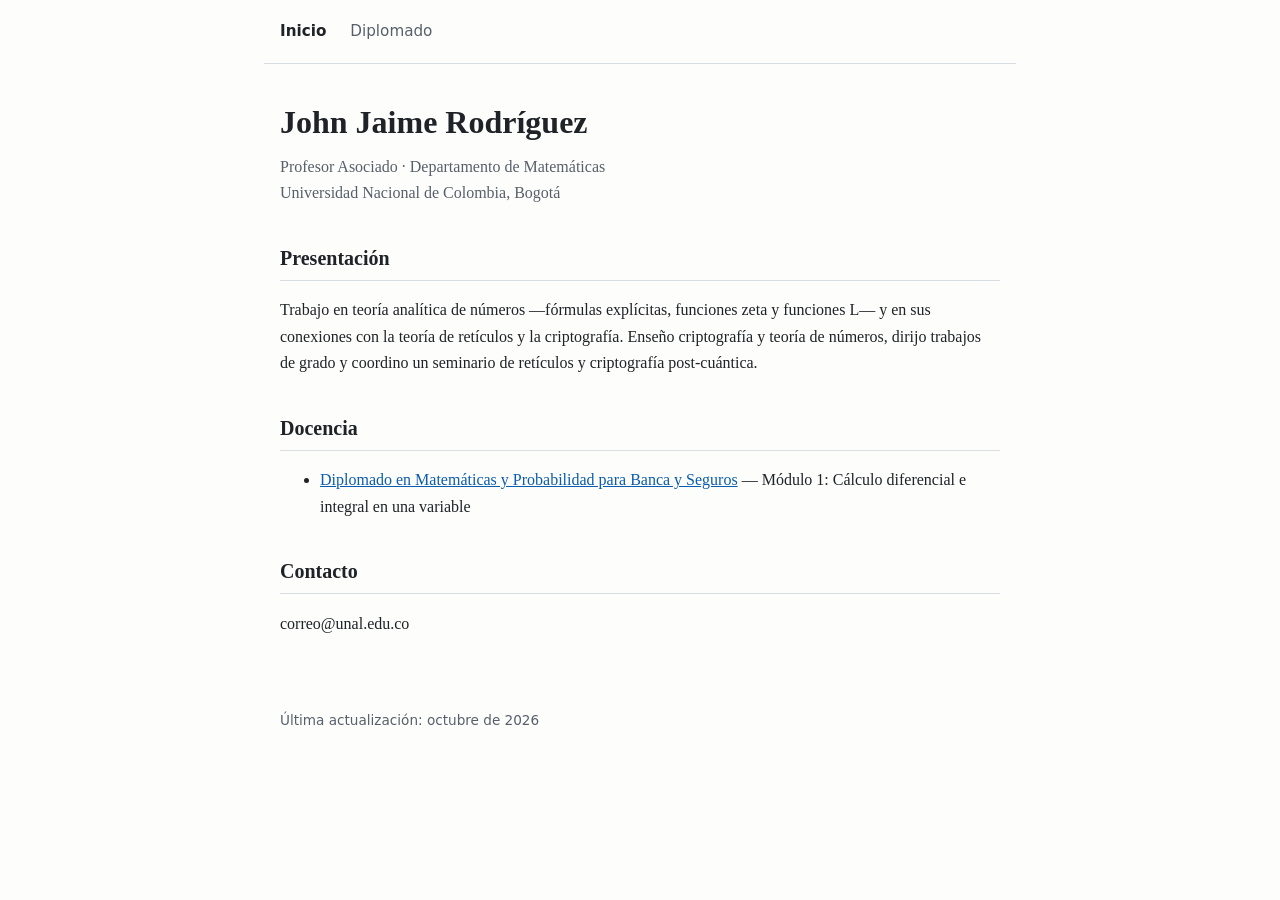
<file: index.html>
<!doctype html>
<html lang="es">
<head>
  <meta charset="utf-8">
  <meta name="viewport" content="width=device-width, initial-scale=1">
  <title>John Jaime Rodríguez</title>
  <link rel="stylesheet" href="assets/estilo.css">
</head>
<body>
  <nav>
    <a href="./" class="activo">Inicio</a>
    <a href="diplomado/">Diplomado</a>
  </nav>

  <main>
    <h1>John Jaime Rodríguez</h1>
    <p class="sub">Profesor Asociado · Departamento de Matemáticas<br>
      Universidad Nacional de Colombia, Bogotá</p>

    <h2>Presentación</h2>
    <p>
      Trabajo en teoría analítica de números —fórmulas explícitas, funciones zeta
      y funciones L— y en sus conexiones con la teoría de retículos y la
      criptografía. Enseño criptografía y teoría de números, dirijo trabajos de
      grado y coordino un seminario de retículos y criptografía post-cuántica.
    </p>

    <h2>Docencia</h2>
    <ul>
      <li><a href="diplomado/">Diplomado en Matemáticas y Probabilidad para Banca y Seguros</a>
        — Módulo 1: Cálculo diferencial e integral en una variable</li>
      <!-- Cuando tengas los cursos, descomenta y ajusta:
      <li><a href="cursos/criptografia/">Introducción a la Criptografía</a></li>
      <li><a href="cursos/teoria-numeros/">Teoría de Números</a></li>
      -->
    </ul>

    <h2>Contacto</h2>
    <p>correo@unal.edu.co</p>
  </main>

  <footer>Última actualización: octubre de 2026</footer>
</body>
</html>
</file>
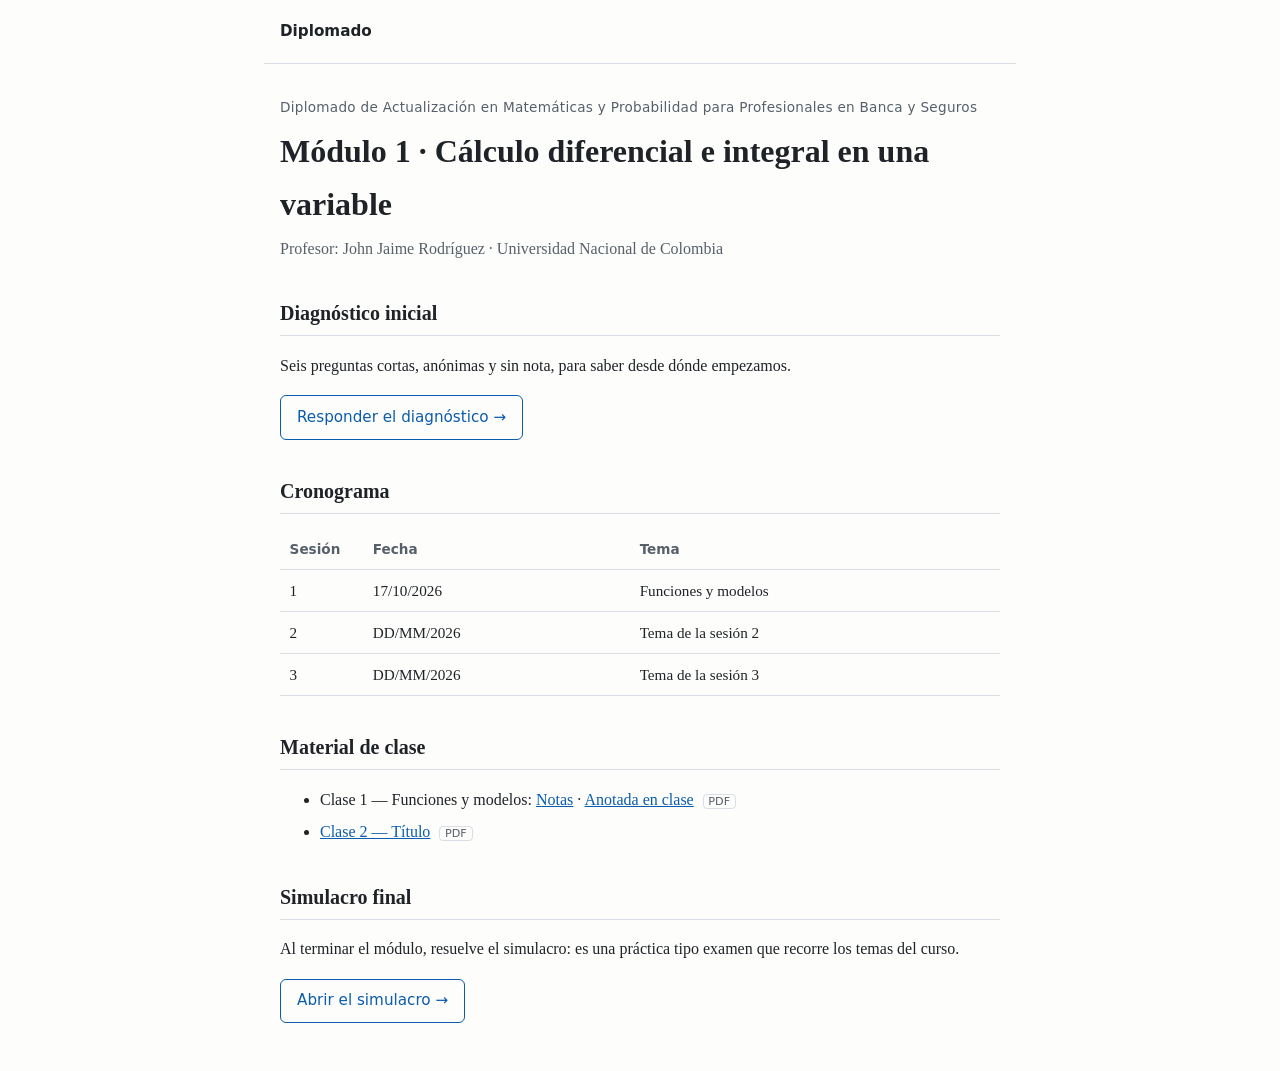
<file: diplomado/index.html>
<!doctype html>
<html lang="es">

<head>
  <meta charset="utf-8">
  <meta name="viewport" content="width=device-width, initial-scale=1">
  <title>Módulo 1 · Diplomado — John Jaime Rodríguez</title>
  <link rel="stylesheet" href="../assets/estilo.css">
</head>

<body>
  <nav>

    <a href="./" class="activo">Diplomado</a>
  </nav>

  <main>
    <p class="kicker">Diplomado de Actualización en Matemáticas y Probabilidad
      para Profesionales en Banca y Seguros</p>
    <h1>Módulo 1 · Cálculo diferencial e integral en una variable</h1>
    <p class="sub">Profesor: John Jaime Rodríguez · Universidad Nacional de Colombia</p>

    <!-- ===================== 0. DIAGNÓSTICO ===================== -->
    <h2 id="diagnostico">Diagnóstico inicial</h2>
    <p>Seis preguntas cortas, anónimas y sin nota, para saber desde dónde empezamos.</p>
    <!-- Reemplaza PEGA_AQUI_EL_ENLACE por el enlace corto de Google Forms -->
    <p><a class="boton"
        href="https://docs.google.com/forms/d/e/1FAIpQLSdKoz-Wf4U-QGtM0lcMKfIxGB4LIzrcZpX_k2NTXa-i5e65uw/viewform?usp=sharing&ouid=109357642090870820972"
        target="_blank" rel="noopener">Responder el diagnóstico →</a></p>

    <!-- ===================== 1. CRONOGRAMA ===================== -->
    <h2 id="cronograma">Cronograma</h2>
    <!-- Una fila <tr> por sesión. Copia y pega filas según necesites. -->
    <div class="tabla">
      <table>
        <thead>
          <tr>
            <th>Sesión</th>
            <th>Fecha</th>
            <th>Tema</th>
          </tr>
        </thead>
        <tbody>
          <tr>
            <td>1</td>
            <td>17/10/2026</td>
            <td>Funciones y modelos</td>
          </tr>
          <tr>
            <td>2</td>
            <td>DD/MM/2026</td>
            <td>Tema de la sesión 2</td>
          </tr>
          <tr>
            <td>3</td>
            <td>DD/MM/2026</td>
            <td>Tema de la sesión 3</td>
          </tr>
        </tbody>
      </table>
    </div>

    <!-- ===================== 2. CLASES (PDFs) ===================== -->
    <h2 id="clases">Material de clase</h2>
    <!-- Los PDFs van en la subcarpeta clases/. Una línea <li> por PDF. -->
    <ul>
      <li>Clase 1 — Funciones y modelos:
        <a href="clases/sesion01.pdf">Notas</a> ·
        <a href="clases/sesion01ma.pdf">Anotada en clase</a>
        <span class="tipo">PDF</span>
      </li>
      <li><a href="clases/clase02.pdf">Clase 2 — Título</a> <span class="tipo">PDF</span></li>
    </ul>

    <!-- ===================== 3. SIMULACRO ===================== -->
    <h2 id="simulacro">Simulacro final</h2>
    <p>
      Al terminar el módulo, resuelve el simulacro: es una práctica tipo examen
      que recorre los temas del curso.
    </p>
    <p><a class="boton" href="simulacro.html">Abrir el simulacro →</a></p>
  </main>

  
</body>

</html>
</file>
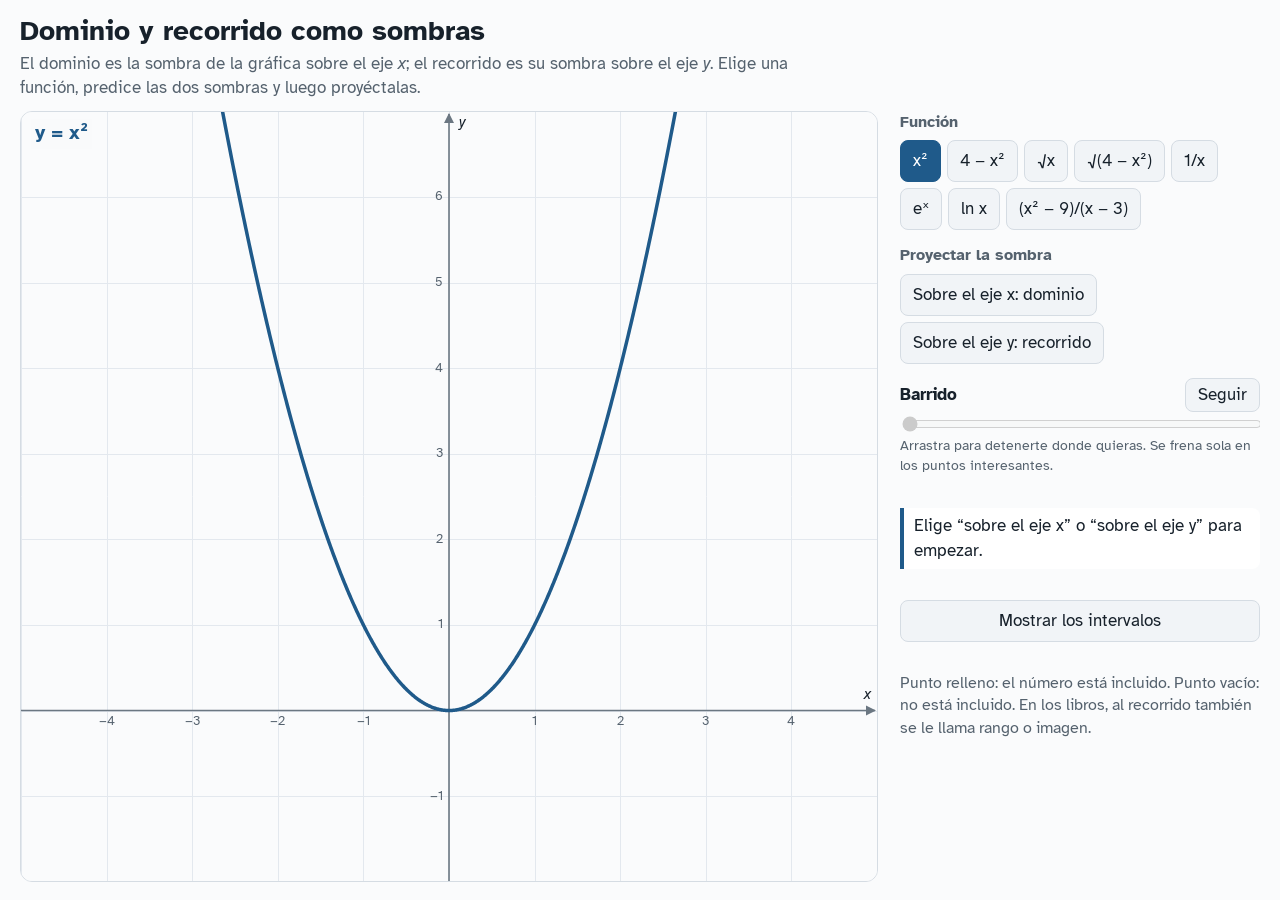
<file: diplomado/dominio-recorrido.html>
<!DOCTYPE html>
<html lang="es">
<head>
<meta charset="utf-8">
<meta name="viewport" content="width=device-width, initial-scale=1">
<title>Dominio y recorrido como sombras</title>
<link rel="preconnect" href="https://fonts.googleapis.com">
<link rel="preconnect" href="https://fonts.gstatic.com" crossorigin>
<link href="https://fonts.googleapis.com/css2?family=Atkinson+Hyperlegible:ital,wght@0,400;0,700;1,400&display=swap" rel="stylesheet">
<style>
:root {
  --papel: #FAFBFC;
  --panel: #FFFFFF;
  --tinta: #17212B;
  --tinta-suave: #55626E;
  --cuadricula: #E3E8EE;
  --eje: #6B7782;
  --azul: #1F5A8A;
  --verde: #2E7D32;
  --naranja: #B85600;
  --morado: #5B3A8C;
  --rojo: #B42318;
  --teal: #0F6E6E;
  --borde: #D5DCE3;
  --boton: #F1F4F7;
  --boton-hover: #E4E9EF;
  --sobre-color: #FFFFFF;
  color-scheme: light;
}
@media (prefers-color-scheme: dark) {
  :root:not([data-theme="light"]) {
    --papel: #161C22; --panel: #1D252D; --tinta: #E7EDF3; --tinta-suave: #A3B0BC;
    --cuadricula: #27313B; --eje: #8A97A3; --azul: #7DB3E8; --verde: #7CCB80;
    --naranja: #F2A65A; --morado: #BBA3E3; --rojo: #F08A80; --teal: #5FC4BC;
    --borde: #33404C; --boton: #25303A; --boton-hover: #2E3A45; --sobre-color: #10161B;
    color-scheme: dark;
  }
}
:root[data-theme="dark"] {
  --papel: #161C22; --panel: #1D252D; --tinta: #E7EDF3; --tinta-suave: #A3B0BC;
  --cuadricula: #27313B; --eje: #8A97A3; --azul: #7DB3E8; --verde: #7CCB80;
  --naranja: #F2A65A; --morado: #BBA3E3; --rojo: #F08A80; --teal: #5FC4BC;
  --borde: #33404C; --boton: #25303A; --boton-hover: #2E3A45; --sobre-color: #10161B;
  color-scheme: dark;
}

* { box-sizing: border-box; }
html, body {
  margin: 0;
  background: var(--papel);
  color: var(--tinta);
  font-family: "Atkinson Hyperlegible", system-ui, -apple-system, "Segoe UI", Roboto, sans-serif;
  font-size: 17px;
  line-height: 1.45;
}
.app {
  display: grid;
  grid-template-columns: minmax(0, 1fr) 360px;
  grid-template-rows: auto minmax(0, 1fr);
  column-gap: 22px;
  height: 100vh;
  height: 100dvh;
  padding: 14px 20px 18px;
}
header { grid-column: 1 / -1; margin-bottom: 10px; }
h1 { font-size: 1.65rem; line-height: 1.2; margin: 0; font-weight: 700; }
.guia { color: var(--tinta-suave); margin: 4px 0 0; max-width: 75ch; }
.lienzo {
  position: relative;
  min-height: 300px;
  border: 1px solid var(--borde);
  border-radius: 12px;
  overflow: hidden;
  background: var(--papel);
}
.lienzo canvas { position: absolute; inset: 0; width: 100%; height: 100%; display: block; }
.panel { overflow-y: auto; display: flex; flex-direction: column; gap: 14px; padding-bottom: 8px; }
.grupo h2 { font-size: 0.95rem; margin: 0 0 6px; color: var(--tinta-suave); font-weight: 700; }
.fila { display: flex; flex-wrap: wrap; gap: 6px; }

button {
  font: inherit;
  font-size: 0.98rem;
  min-height: 42px;
  padding: 6px 12px;
  border-radius: 8px;
  border: 1px solid var(--borde);
  background: var(--boton);
  color: var(--tinta);
  cursor: pointer;
}
button:hover { background: var(--boton-hover); }
button[aria-pressed="true"] { background: var(--azul); border-color: var(--azul); color: var(--sobre-color); }
button.verde[aria-pressed="true"] { background: var(--verde); border-color: var(--verde); }
button.naranja[aria-pressed="true"] { background: var(--naranja); border-color: var(--naranja); }
button.morado[aria-pressed="true"] { background: var(--morado); border-color: var(--morado); }
button:focus-visible, input:focus-visible { outline: 3px solid var(--teal); outline-offset: 2px; }
button.ancho { width: 100%; }

input[type="range"] { width: 100%; accent-color: var(--azul); }
.control { display: grid; grid-template-columns: 1fr auto; align-items: baseline; gap: 2px 10px; }
.control label { font-weight: 700; }
.control output { font-variant-numeric: tabular-nums; font-weight: 700; color: var(--azul); }
.control small { grid-column: 1 / -1; color: var(--tinta-suave); }
.control input { grid-column: 1 / -1; }

.leyenda {
  border-left: 4px solid var(--azul);
  padding: 6px 10px;
  background: var(--panel);
  border-radius: 0 8px 8px 0;
  min-height: 3.2em;
}
.respuesta {
  border: 1px solid var(--borde);
  border-radius: 10px;
  padding: 10px 12px;
  background: var(--panel);
}
.respuesta[hidden] { display: none; }
.formula { font-size: 1.5rem; font-weight: 700; color: var(--azul); line-height: 1.3; }
.nota { color: var(--tinta-suave); font-size: 0.92rem; }
sup { font-size: 0.7em; }

@media (max-width: 900px) {
  .app { grid-template-columns: 1fr; height: auto; }
  .lienzo { height: 60vh; min-height: 320px; margin-bottom: 14px; }
}
@media (prefers-reduced-motion: reduce) {
  * { scroll-behavior: auto !important; }
}

.sombras-leyenda { display: grid; grid-template-columns: auto 1fr; gap: 4px 8px; align-items: center; font-size: 0.95rem; }
.muestra { width: 28px; height: 7px; border-radius: 2px; }
.muestra.verde { background: var(--verde); }
.muestra.naranja { background: var(--naranja); }
.leyenda.dom { border-left-color: var(--verde); }
.leyenda.rec { border-left-color: var(--naranja); }
</style>
</head>
<body>
<div class="app">
  <header>
    <h1>Dominio y recorrido como sombras</h1>
    <p class="guia">El dominio es la sombra de la gráfica sobre el eje <i>x</i>; el recorrido es su sombra sobre el eje <i>y</i>.
      Elige una función, predice las dos sombras y luego proyéctalas.</p>
  </header>

  <div class="lienzo"><canvas id="lienzo" role="img" aria-label="Gráfica de la función elegida con sus sombras sobre los ejes"></canvas></div>

  <aside class="panel">
    <section class="grupo">
      <h2>Función</h2>
      <div class="fila" id="funciones"></div>
    </section>

    <section class="grupo">
      <h2>Proyectar la sombra</h2>
      <div class="fila">
        <button id="btnDom" class="verde" aria-pressed="false">Sobre el eje x: dominio</button>
        <button id="btnRec" class="naranja" aria-pressed="false">Sobre el eje y: recorrido</button>
      </div>
    </section>

    <section class="grupo">
      <div class="control">
        <label for="barrido">Barrido</label>
        <button id="btnPlay" style="min-height:34px;padding:2px 12px">Pausa</button>
        <input id="barrido" type="range" min="0" max="1000" value="0" disabled>
        <small>Arrastra para detenerte donde quieras. Se frena sola en los puntos interesantes.</small>
      </div>
    </section>

    <p class="leyenda" id="leyenda">Elige “sobre el eje x” o “sobre el eje y” para empezar.</p>

    <section class="grupo">
      <button id="btnResp" class="ancho" aria-expanded="false">Mostrar los intervalos</button>
      <div class="respuesta" id="respuesta" hidden>
        <div class="sombras-leyenda">
          <span class="muestra verde"></span><span><b>Dominio:</b> <span id="txtDom"></span></span>
          <span class="muestra naranja"></span><span><b>Recorrido:</b> <span id="txtRec"></span></span>
        </div>
      </div>
    </section>

    <p class="nota">Punto relleno: el número está incluido. Punto vacío: no está incluido.
      En los libros, al recorrido también se le llama rango o imagen.</p>
  </aside>
</div>

<script>
// ---------------------------------------------------------------------
//  Plano cartesiano sobre canvas (compartido por las tres animaciones)
// ---------------------------------------------------------------------
const color = (n) => getComputedStyle(document.documentElement).getPropertyValue(n).trim();
const FUENTE = '"Atkinson Hyperlegible", system-ui, -apple-system, "Segoe UI", sans-serif';
const fmt = (v, d = 2) => {
  if (!isFinite(v)) return v > 0 ? '∞' : '−∞';
  let s = Number(v.toFixed(d)).toString();
  return s.replace('-', '−');
};

class Plano {
  constructor(canvas, dibujar) {
    this.c = canvas;
    this.ctx = canvas.getContext('2d');
    this.dibujar = dibujar;
    this.v = { xmin: -5, xmax: 5, ymin: -5, ymax: 5 };
    this.igual = null;
    this.w = 1; this.h = 1;
    new ResizeObserver(() => { this.medir(); this.dibujar(); }).observe(canvas);
    matchMedia('(prefers-color-scheme: dark)').addEventListener('change', () => this.dibujar());
    if (document.fonts) document.fonts.ready.then(() => this.dibujar());
  }
  medir() {
    const r = this.c.getBoundingClientRect();
    const d = window.devicePixelRatio || 1;
    this.w = Math.max(1, r.width); this.h = Math.max(1, r.height);
    this.c.width = Math.round(this.w * d); this.c.height = Math.round(this.h * d);
    this.ctx.setTransform(d, 0, 0, d, 0, 0);
    if (this.igual) this.vistaIgual(...this.igual);
  }
  // Misma escala en ambos ejes: se fija el rango de x y el centro en y
  vistaIgual(xmin, xmax, ycentro) {
    this.igual = [xmin, xmax, ycentro];
    const alto = (xmax - xmin) * this.h / this.w;
    this.v = { xmin, xmax, ymin: ycentro - alto / 2, ymax: ycentro + alto / 2 };
  }
  vista(xmin, xmax, ymin, ymax) { this.igual = null; this.v = { xmin, xmax, ymin, ymax }; }
  X(x) { return (x - this.v.xmin) / (this.v.xmax - this.v.xmin) * this.w; }
  Y(y) { return this.h - (y - this.v.ymin) / (this.v.ymax - this.v.ymin) * this.h; }
  invX(px) { return this.v.xmin + px / this.w * (this.v.xmax - this.v.xmin); }
  get alto() { return this.v.ymax - this.v.ymin; }
  get ancho() { return this.v.xmax - this.v.xmin; }

  static pasoBonito(unidadesPorPixel, minPx) {
    const bruto = unidadesPorPixel * minPx;
    const p = Math.pow(10, Math.floor(Math.log10(bruto)));
    for (const m of [1, 2, 5, 10]) if (m * p >= bruto) return m * p;
    return 10 * p;
  }

  // Fondo de papel cuadriculado con ejes. op: {ejesEnBorde, fmtX, fmtY, etiquetaX, etiquetaY, pasoX, pasoY}
  fondo(op = {}) {
    const ctx = this.ctx, v = this.v;
    ctx.fillStyle = color('--papel');
    ctx.fillRect(0, 0, this.w, this.h);
    const px = op.pasoX || Plano.pasoBonito(this.ancho / this.w, 58);
    const py = op.pasoY || (this.igual ? px : Plano.pasoBonito(this.alto / this.h, 44));
    ctx.lineWidth = 1;
    ctx.strokeStyle = color('--cuadricula');
    ctx.beginPath();
    for (let x = Math.ceil(v.xmin / px) * px; x <= v.xmax; x += px) {
      const X = Math.round(this.X(x)) + 0.5; ctx.moveTo(X, 0); ctx.lineTo(X, this.h);
    }
    for (let y = Math.ceil(v.ymin / py) * py; y <= v.ymax; y += py) {
      const Y = Math.round(this.Y(y)) + 0.5; ctx.moveTo(0, Y); ctx.lineTo(this.w, Y);
    }
    ctx.stroke();

    // posicion de los ejes
    const ejeY0 = op.ejeXPixel ?? (op.ejesEnBorde ? this.h - 1 : Math.min(Math.max(this.Y(0), 1), this.h - 1));
    const ejeX0 = op.ejesEnBorde ? 1 : Math.min(Math.max(this.X(0), 1), this.w - 1);
    this.ejeY0 = ejeY0; this.ejeX0 = ejeX0;
    ctx.strokeStyle = color('--eje');
    ctx.fillStyle = color('--eje');
    ctx.lineWidth = 1.6;
    ctx.beginPath();
    ctx.moveTo(0, ejeY0); ctx.lineTo(this.w - 2, ejeY0);
    ctx.moveTo(ejeX0, this.h); ctx.lineTo(ejeX0, 2);
    ctx.stroke();
    // flechas
    ctx.beginPath();
    ctx.moveTo(this.w - 1, ejeY0); ctx.lineTo(this.w - 11, ejeY0 - 5); ctx.lineTo(this.w - 11, ejeY0 + 5);
    ctx.moveTo(ejeX0, 1); ctx.lineTo(ejeX0 - 5, 11); ctx.lineTo(ejeX0 + 5, 11);
    ctx.fill();

    // numeros
    ctx.font = `13px ${FUENTE}`;
    ctx.fillStyle = color('--tinta-suave');
    const fx = op.fmtX || ((x) => fmt(x, 3));
    const fy = op.fmtY || ((y) => fmt(y, 3));
    ctx.textAlign = 'center'; ctx.textBaseline = 'top';
    for (let x = Math.ceil(v.xmin / px) * px; x <= v.xmax - px * 0.3; x += px) {
      if (Math.abs(x) < px / 2 && !op.ejesEnBorde) continue;
      const X = this.X(x);
      if (X < 12) continue;
      const yy = ejeY0 + 5 > this.h - 18 ? ejeY0 - 20 : ejeY0 + 5;
      ctx.fillText(fx(Math.round(x / px) * px), X, yy);
    }
    ctx.textAlign = 'right'; ctx.textBaseline = 'middle';
    for (let y = Math.ceil(v.ymin / py) * py; y <= v.ymax - py * 0.3; y += py) {
      if (Math.abs(y) < py / 2 && !op.ejesEnBorde) continue;
      const Y = this.Y(y);
      if (Y > this.h - 10 || Y < 10 || (op.ejeXPixel && Y > ejeY0 - 6)) continue;
      const xx = ejeX0 - 6 < 30 ? ejeX0 + 6 : ejeX0 - 6;
      ctx.textAlign = ejeX0 - 6 < 30 ? 'left' : 'right';
      ctx.fillText(fy(Math.round(y / py) * py), xx, Y);
    }
    // nombres de los ejes
    ctx.font = `italic 15px ${FUENTE}`;
    ctx.fillStyle = color('--tinta');
    ctx.textAlign = 'right'; ctx.textBaseline = 'bottom';
    ctx.fillText(op.etiquetaX || 'x', this.w - 6, ejeY0 - 8);
    ctx.textAlign = 'left'; ctx.textBaseline = 'top';
    ctx.fillText(op.etiquetaY || 'y', ejeX0 + 10, 4);
  }

  // Curva y = f(x). op: {color, ancho, guiones, x0, x1, alfa}
  curva(f, op = {}) {
    const ctx = this.ctx;
    const a = Math.max(op.x0 ?? this.v.xmin, this.v.xmin);
    const b = Math.min(op.x1 ?? this.v.xmax, this.v.xmax);
    if (b <= a) return;
    const n = Math.ceil(this.w * 1.5);
    const alto = this.alto, centro = (this.v.ymin + this.v.ymax) / 2;
    ctx.save();
    ctx.strokeStyle = op.color || color('--azul');
    ctx.lineWidth = op.ancho || 3;
    ctx.lineJoin = 'round'; ctx.lineCap = 'round';
    ctx.globalAlpha = op.alfa ?? 1;
    ctx.setLineDash(op.guiones || []);
    ctx.beginPath();
    let abierto = false, yprev = null;
    for (let i = 0; i <= n; i++) {
      const x = a + (b - a) * i / n;
      const y = f(x);
      if (!isFinite(y) || Math.abs(y - centro) > alto * 6) { abierto = false; yprev = null; continue; }
      if (abierto && yprev !== null && Math.abs(y - yprev) > alto * 0.9) abierto = false;
      const X = this.X(x), Y = this.Y(y);
      if (!abierto) { ctx.moveTo(X, Y); abierto = true; } else ctx.lineTo(X, Y);
      yprev = y;
    }
    ctx.stroke();
    ctx.restore();
  }

  punto(x, y, op = {}) {
    const ctx = this.ctx, r = op.radio || 6;
    ctx.save();
    ctx.beginPath();
    ctx.arc(this.X(x), this.Y(y), r, 0, 2 * Math.PI);
    ctx.lineWidth = 2.5;
    ctx.strokeStyle = op.color || color('--azul');
    ctx.fillStyle = op.abierto ? color('--papel') : (op.color || color('--azul'));
    ctx.fill(); ctx.stroke();
    ctx.restore();
  }

  linea(x1, y1, x2, y2, op = {}) {
    const ctx = this.ctx;
    ctx.save();
    ctx.strokeStyle = op.color || color('--eje');
    ctx.lineWidth = op.ancho || 1.5;
    ctx.globalAlpha = op.alfa ?? 1;
    ctx.setLineDash(op.guiones || []);
    ctx.beginPath(); ctx.moveTo(this.X(x1), this.Y(y1)); ctx.lineTo(this.X(x2), this.Y(y2)); ctx.stroke();
    ctx.restore();
  }

  texto(t, x, y, op = {}) {
    const ctx = this.ctx;
    ctx.save();
    ctx.font = `${op.negrita ? '700 ' : ''}${op.tam || 15}px ${FUENTE}`;
    ctx.fillStyle = op.color || color('--tinta');
    ctx.textAlign = op.alinear || 'left';
    ctx.textBaseline = op.base || 'middle';
    const X = op.pixeles ? x : this.X(x), Y = op.pixeles ? y : this.Y(y);
    if (op.fondo) {
      const m = ctx.measureText(t), pad = 4;
      let x0 = X - (ctx.textAlign === 'center' ? m.width / 2 : ctx.textAlign === 'right' ? m.width : 0);
      ctx.fillStyle = color('--papel'); ctx.globalAlpha = 0.85;
      ctx.fillRect(x0 - pad, Y - (op.tam || 15) * 0.75, m.width + 2 * pad, (op.tam || 15) * 1.5);
      ctx.globalAlpha = 1; ctx.fillStyle = op.color || color('--tinta');
    }
    ctx.fillText(t, X, Y);
    ctx.restore();
  }
}

// Animacion con requestAnimationFrame; respeta "reducir movimiento" acortando la duracion
const reducido = matchMedia('(prefers-reduced-motion: reduce)').matches;
function animar(duracion, cadaPaso, alTerminar) {
  const dur = reducido ? Math.min(duracion, 250) : duracion;
  let inicio = null, cancelado = false;
  function paso(t) {
    if (cancelado) return;
    if (inicio === null) inicio = t;
    const p = Math.min(1, (t - inicio) / dur);
    cadaPaso(p);
    if (p < 1) requestAnimationFrame(paso); else if (alTerminar) alTerminar();
  }
  requestAnimationFrame(paso);
  return () => { cancelado = true; };
}
const suave = (p) => p < 0.5 ? 2 * p * p : 1 - Math.pow(-2 * p + 2, 2) / 2;


const I = Infinity;
// dom y rec: lista de intervalos [a, b, incluyeA, incluyeB]
const FUNCIONES = [
  { et: 'y = x²', f: x => x * x, vista: [-5, 5, 2.5],
    dom: [[-I, I, 0, 0]], rec: [[0, I, 1, 0]], domT: 'ℝ, es decir, (−∞, ∞)', recT: '[0, ∞)',
    puntos: [], especiales: { x: [0], y: [0] } },
  { et: 'y = 4 − x²', f: x => 4 - x * x, vista: [-5, 5, 1.5],
    dom: [[-I, I, 0, 0]], rec: [[-I, 4, 0, 1]], domT: 'ℝ', recT: '(−∞, 4]',
    puntos: [], especiales: { x: [0], y: [4] } },
  { et: 'y = √x', f: x => x >= 0 ? Math.sqrt(x) : NaN, vista: [-3, 7, 1.5],
    dom: [[0, I, 1, 0]], rec: [[0, I, 1, 0]], domT: '[0, ∞)', recT: '[0, ∞)',
    puntos: [[0, 0, true]], especiales: { x: [0], y: [0] } },
  { et: 'y = √(4 − x²)', f: x => Math.abs(x) <= 2 ? Math.sqrt(4 - x * x) : NaN, vista: [-4, 4, 1],
    dom: [[-2, 2, 1, 1]], rec: [[0, 2, 1, 1]], domT: '[−2, 2]', recT: '[0, 2]',
    puntos: [[-2, 0, true], [2, 0, true]], especiales: { x: [-2, 2], y: [0, 2] } },
  { et: 'y = 1/x', f: x => 1 / x, vista: [-5, 5, 0],
    dom: [[-I, 0, 0, 0], [0, I, 0, 0]], rec: [[-I, 0, 0, 0], [0, I, 0, 0]],
    domT: '(−∞, 0) ∪ (0, ∞)', recT: '(−∞, 0) ∪ (0, ∞)', puntos: [], especiales: { x: [0], y: [0] } },
  { et: 'y = eˣ', f: Math.exp, vista: [-4, 3, 1.8],
    dom: [[-I, I, 0, 0]], rec: [[0, I, 0, 0]], domT: 'ℝ', recT: '(0, ∞)',
    puntos: [], especiales: { x: [0], y: [0, 1] } },
  { et: 'y = ln x', f: x => x > 0 ? Math.log(x) : NaN, vista: [-2, 7, 0],
    dom: [[0, I, 0, 0]], rec: [[-I, I, 0, 0]], domT: '(0, ∞)', recT: 'ℝ',
    puntos: [], especiales: { x: [0, 1], y: [0] } },
  { et: 'y = (x² − 9)/(x − 3)', f: x => (x * x - 9) / (x - 3), vista: [-5, 7, 3],
    dom: [[-I, 3, 0, 0], [3, I, 0, 0]], rec: [[-I, 6, 0, 0], [6, I, 0, 0]],
    domT: 'ℝ ∖ {3}: simplificar no cambia el dominio', recT: 'ℝ ∖ {6}',
    puntos: [[3, 6, false]], especiales: { x: [3], y: [6] } },
];

const $ = (id) => document.getElementById(id);
const lienzo = $('lienzo');
let fn = FUNCIONES[0];
let modo = null;          // 'dom' | 'rec' | null
let valor = null;         // posicion actual del barrido (x o y)
let reproduciendo = false, pausaHasta = 0, ultimoT = null;
const DURACION = 9000;    // ms para recorrer toda la vista

const plano = new Plano(lienzo, dibujar);

function dentro(t, ints) {
  return ints.some(([a, b, ia, ib]) => (t > a || (ia && t === a)) && (t < b || (ib && t === b)));
}
function limites() {
  const v = plano.v;
  return modo === 'dom' ? [v.xmin, v.xmax] : [v.ymin, v.ymax];
}

// ---------------- dibujo ----------------
function dibujar() {
  plano.vistaIgual(...fn.vista);
  plano.fondo();
  const ctx = plano.ctx;

  // sombras ya proyectadas
  if (modo && valor !== null) {
    if (modo === 'dom') sombra(fn.dom, 'x', valor, color('--verde'));
    else sombra(fn.rec, 'y', valor, color('--naranja'));
  }

  // curva
  plano.curva(fn.f, { color: color('--azul'), ancho: 3.5 });
  for (const [x, y, cerrado] of fn.puntos) plano.punto(x, y, { abierto: !cerrado });

  // rayo actual
  if (modo === 'dom' && valor !== null) rayoVertical(valor);
  if (modo === 'rec' && valor !== null) rayoHorizontal(valor);

  // etiqueta de la funcion
  plano.texto(fn.et, 14, 22, { pixeles: true, tam: 20, negrita: true, color: color('--azul'), fondo: true });
}

function sombra(ints, eje, hasta, col) {
  const ctx = plano.ctx, v = plano.v;
  const lo = eje === 'x' ? v.xmin : v.ymin;
  const hi = eje === 'x' ? v.xmax : v.ymax;
  ctx.save();
  ctx.strokeStyle = col; ctx.lineWidth = 8; ctx.lineCap = 'butt';
  for (const [a, b, ia, ib] of ints) {
    const desde = Math.max(a, lo), h = Math.min(b, hasta, hi);
    if (h <= desde) continue;
    ctx.beginPath();
    if (eje === 'x') { ctx.moveTo(plano.X(desde), plano.ejeY0); ctx.lineTo(plano.X(h), plano.ejeY0); }
    else { ctx.moveTo(plano.ejeX0, plano.Y(desde)); ctx.lineTo(plano.ejeX0, plano.Y(h)); }
    ctx.stroke();
    // flecha si el intervalo sigue mas alla de la vista
    if (b > hi && hasta >= hi) flechaSombra(eje, hi, col, +1);
    if (a < lo && h > lo) flechaSombra(eje, lo, col, -1);
  }
  ctx.restore();
  // extremos
  for (const [a, b, ia, ib] of ints) {
    for (const [e, inc] of [[a, ia], [b, ib]]) {
      if (!isFinite(e) || e < lo || e > hi || e > hasta) continue;
      const X = eje === 'x' ? plano.X(e) : plano.ejeX0;
      const Y = eje === 'x' ? plano.ejeY0 : plano.Y(e);
      ctx.save();
      ctx.beginPath(); ctx.arc(X, Y, 7, 0, 2 * Math.PI);
      ctx.lineWidth = 3; ctx.strokeStyle = col;
      ctx.fillStyle = inc ? col : color('--papel');
      ctx.fill(); ctx.stroke(); ctx.restore();
    }
  }
}
function flechaSombra(eje, borde, col, dir) {
  const ctx = plano.ctx;
  ctx.save(); ctx.fillStyle = col; ctx.beginPath();
  if (eje === 'x') {
    const X = plano.X(borde) - dir * 2, Y = plano.ejeY0;
    ctx.moveTo(X + dir * 2, Y); ctx.lineTo(X - dir * 14, Y - 9); ctx.lineTo(X - dir * 14, Y + 9);
  } else {
    const X = plano.ejeX0, Y = plano.Y(borde) + dir * 2;
    ctx.moveTo(X, Y - dir * 2); ctx.lineTo(X - 9, Y + dir * 14); ctx.lineTo(X + 9, Y + dir * 14);
  }
  ctx.fill(); ctx.restore();
}

function rayoVertical(x) {
  const v = plano.v;
  if (dentro(x, fn.dom)) {
    const y = fn.f(x);
    const yv = Math.max(v.ymin, Math.min(v.ymax, y));
    plano.linea(x, plano.v.ymin + (plano.h - plano.ejeY0) / plano.h * plano.alto, x, yv,
      { color: color('--verde'), ancho: 2.5, guiones: [7, 5] });
    if (y >= v.ymin && y <= v.ymax) plano.punto(x, y, { color: color('--verde'), radio: 7 });
    $('leyenda').innerHTML = `<b>x = ${fmt(x)}</b>: la recta vertical toca la gráfica en y = ${fmt(y)}. ` +
      `Este número <b>está en el dominio</b>.`;
  } else {
    plano.linea(x, v.ymin, x, v.ymax, { color: color('--eje'), ancho: 2, guiones: [4, 6], alfa: 0.8 });
    marcaX(plano.X(x), plano.ejeY0);
    $('leyenda').innerHTML = `<b>x = ${fmt(x)}</b>: la recta vertical no toca la gráfica. ` +
      `Este número <b>no está en el dominio</b>.`;
  }
}

function rayoHorizontal(y) {
  const v = plano.v;
  const esta = dentro(y, fn.rec);
  plano.linea(v.xmin, y, v.xmax, y, esta
    ? { color: color('--naranja'), ancho: 2.5, guiones: [7, 5] }
    : { color: color('--eje'), ancho: 2, guiones: [4, 6], alfa: 0.8 });
  if (esta) {
    const cortes = cortesHorizontales(y);
    for (const x of cortes) plano.punto(x, y, { color: color('--naranja'), radio: 7 });
    const donde = cortes.length ? ` (en x ≈ ${cortes.slice(0, 3).map(c => fmt(c)).join(', ')})` : '';
    $('leyenda').innerHTML = `<b>y = ${fmt(y)}</b>: la recta horizontal toca la gráfica${donde}. ` +
      `Este número <b>está en el recorrido</b>.`;
  } else {
    marcaX(plano.ejeX0, plano.Y(y));
    const hueco = fn.puntos.some(([px, py, c]) => !c && Math.abs(py - y) < 1e-9);
    $('leyenda').innerHTML = `<b>y = ${fmt(y)}</b>: la recta horizontal no toca la gráfica` +
      (hueco ? ' (pasa justo por el hueco)' : '') + `. Este número <b>no está en el recorrido</b>.`;
  }
}

function cortesHorizontales(y) {
  const v = plano.v, n = 1200, res = [];
  let x0 = v.xmin, g0 = fn.f(x0) - y;
  for (let i = 1; i <= n; i++) {
    const x1 = v.xmin + (v.xmax - v.xmin) * i / n, g1 = fn.f(x1) - y;
    if (isFinite(g0) && isFinite(g1) && Math.abs(g1 - g0) < plano.alto * 0.5) {
      if (g0 === 0) res.push(x0);
      else if (g0 * g1 < 0) res.push(x0 + (x1 - x0) * g0 / (g0 - g1));
    }
    x0 = x1; g0 = g1;
  }
  return res;
}

function marcaX(X, Y) {
  const ctx = plano.ctx;
  ctx.save(); ctx.strokeStyle = color('--rojo'); ctx.lineWidth = 3;
  ctx.beginPath(); ctx.moveTo(X - 7, Y - 7); ctx.lineTo(X + 7, Y + 7); ctx.moveTo(X + 7, Y - 7); ctx.lineTo(X - 7, Y + 7);
  ctx.stroke(); ctx.restore();
}

// ---------------- barrido ----------------
function aValor(p) { const [lo, hi] = limites(); return lo + (hi - lo) * p; }
function aP(val) { const [lo, hi] = limites(); return (val - lo) / (hi - lo); }
function especiales() { return modo === 'dom' ? fn.especiales.x : fn.especiales.y; }

// Ajusta a un punto especial si esta a menos de 6 pixeles
function iman(val) {
  const [lo, hi] = limites();
  const tam = modo === 'dom' ? plano.w : plano.h;
  const tol = (hi - lo) / tam * 6;
  for (const e of especiales()) if (Math.abs(val - e) < tol) return e;
  return val;
}

function cuadro(t) {
  if (!reproduciendo) { ultimoT = null; return; }
  if (ultimoT === null) ultimoT = t;
  const dt = t - ultimoT; ultimoT = t;
  if (t < pausaHasta) { requestAnimationFrame(cuadro); return; }
  const anterior = valor;
  const [lo, hi] = limites();
  let nuevo = valor + (hi - lo) * dt / (reducido ? 2500 : DURACION);
  // frenar en los puntos especiales
  for (const e of especiales()) {
    if (anterior < e && nuevo >= e) { nuevo = e; pausaHasta = t + 1300; break; }
  }
  if (nuevo >= hi) { nuevo = hi; reproduciendo = false; actualizarPlay(); }
  valor = nuevo;
  $('barrido').value = Math.round(aP(valor) * 1000);
  dibujar();
  if (reproduciendo) requestAnimationFrame(cuadro);
}

function iniciar(m) {
  modo = m;
  $('btnDom').setAttribute('aria-pressed', m === 'dom');
  $('btnRec').setAttribute('aria-pressed', m === 'rec');
  $('leyenda').className = 'leyenda ' + m;
  valor = limites()[0];
  $('barrido').disabled = false;
  $('barrido').value = 0;
  reproduciendo = true; pausaHasta = 0; ultimoT = null;
  actualizarPlay();
  requestAnimationFrame(cuadro);
}
function actualizarPlay() { $('btnPlay').textContent = reproduciendo ? 'Pausa' : 'Seguir'; }

$('btnDom').onclick = () => iniciar('dom');
$('btnRec').onclick = () => iniciar('rec');
$('btnPlay').onclick = () => {
  if (!modo) return;
  if (!reproduciendo && valor >= limites()[1]) valor = limites()[0];
  reproduciendo = !reproduciendo; ultimoT = null; actualizarPlay();
  if (reproduciendo) requestAnimationFrame(cuadro);
};
$('barrido').oninput = (e) => {
  if (!modo) return;
  reproduciendo = false; actualizarPlay();
  valor = iman(aValor(e.target.value / 1000));
  dibujar();
};
$('btnResp').onclick = () => {
  const r = $('respuesta'), abrir = r.hidden;
  r.hidden = !abrir;
  $('btnResp').setAttribute('aria-expanded', abrir);
  $('btnResp').textContent = abrir ? 'Ocultar los intervalos' : 'Mostrar los intervalos';
};

// botones de funciones
const cont = $('funciones');
FUNCIONES.forEach((F, i) => {
  const b = document.createElement('button');
  b.textContent = F.et.replace('y = ', '');
  b.setAttribute('aria-pressed', i === 0);
  b.onclick = () => {
    fn = F;
    [...cont.children].forEach((c, j) => c.setAttribute('aria-pressed', j === i));
    modo = null; valor = null; reproduciendo = false; actualizarPlay();
    $('btnDom').setAttribute('aria-pressed', false);
    $('btnRec').setAttribute('aria-pressed', false);
    $('barrido').disabled = true; $('barrido').value = 0;
    $('leyenda').className = 'leyenda';
    $('leyenda').textContent = 'Antes de proyectar: ¿cuál será la sombra sobre cada eje?';
    $('respuesta').hidden = true; $('btnResp').textContent = 'Mostrar los intervalos';
    $('btnResp').setAttribute('aria-expanded', false);
    $('txtDom').textContent = F.domT; $('txtRec').textContent = F.recT;
    dibujar();
  };
  cont.appendChild(b);
});
$('txtDom').textContent = fn.domT; $('txtRec').textContent = fn.recT;
actualizarPlay();
</script>
</body>
</html>
</file>
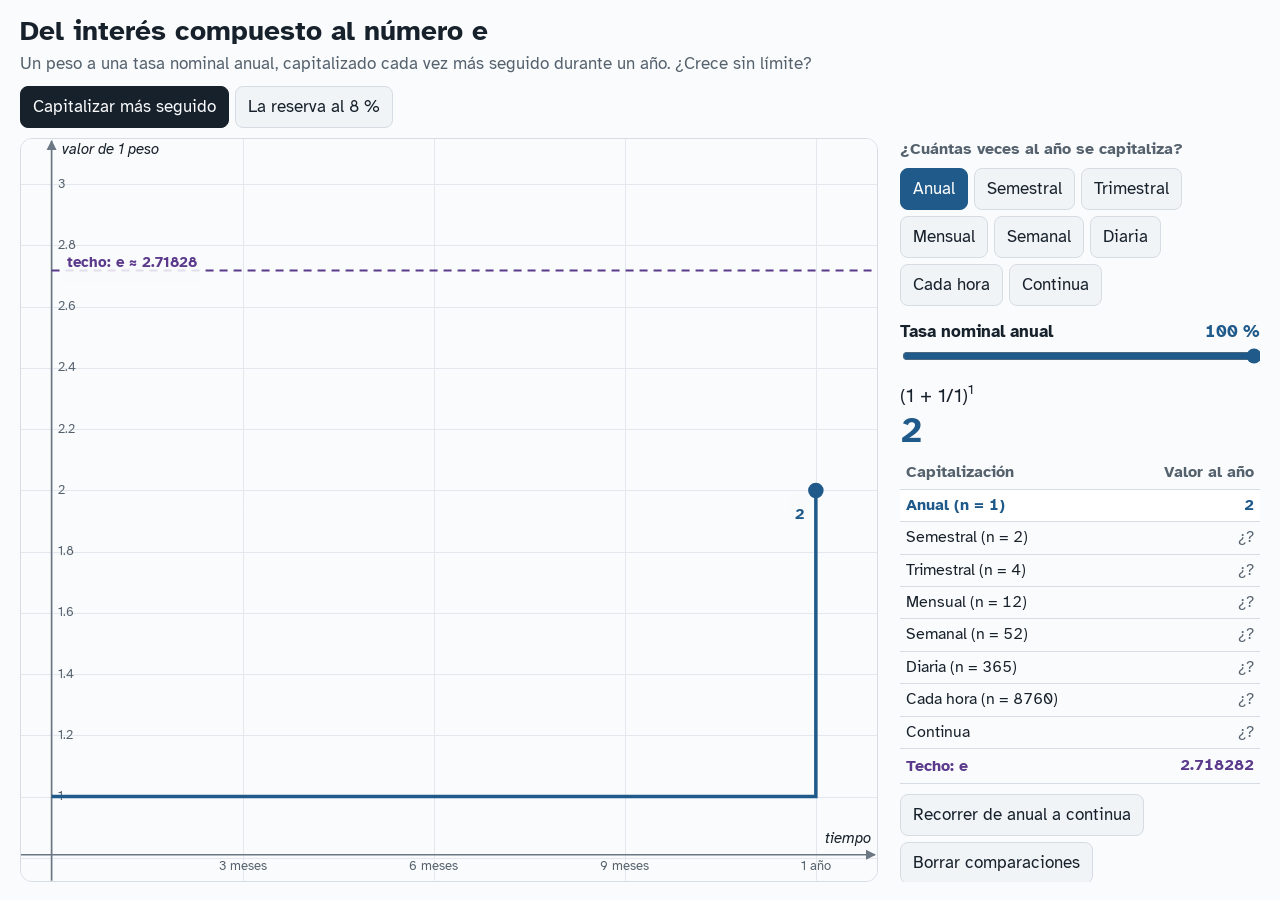
<file: diplomado/interes-e.html>
<!DOCTYPE html>
<html lang="es">
<head>
<meta charset="utf-8">
<meta name="viewport" content="width=device-width, initial-scale=1">
<title>Del interés compuesto al número e</title>
<link rel="preconnect" href="https://fonts.googleapis.com">
<link rel="preconnect" href="https://fonts.gstatic.com" crossorigin>
<link href="https://fonts.googleapis.com/css2?family=Atkinson+Hyperlegible:ital,wght@0,400;0,700;1,400&display=swap" rel="stylesheet">
<style>
:root {
  --papel: #FAFBFC;
  --panel: #FFFFFF;
  --tinta: #17212B;
  --tinta-suave: #55626E;
  --cuadricula: #E3E8EE;
  --eje: #6B7782;
  --azul: #1F5A8A;
  --verde: #2E7D32;
  --naranja: #B85600;
  --morado: #5B3A8C;
  --rojo: #B42318;
  --teal: #0F6E6E;
  --borde: #D5DCE3;
  --boton: #F1F4F7;
  --boton-hover: #E4E9EF;
  --sobre-color: #FFFFFF;
  color-scheme: light;
}
@media (prefers-color-scheme: dark) {
  :root:not([data-theme="light"]) {
    --papel: #161C22; --panel: #1D252D; --tinta: #E7EDF3; --tinta-suave: #A3B0BC;
    --cuadricula: #27313B; --eje: #8A97A3; --azul: #7DB3E8; --verde: #7CCB80;
    --naranja: #F2A65A; --morado: #BBA3E3; --rojo: #F08A80; --teal: #5FC4BC;
    --borde: #33404C; --boton: #25303A; --boton-hover: #2E3A45; --sobre-color: #10161B;
    color-scheme: dark;
  }
}
:root[data-theme="dark"] {
  --papel: #161C22; --panel: #1D252D; --tinta: #E7EDF3; --tinta-suave: #A3B0BC;
  --cuadricula: #27313B; --eje: #8A97A3; --azul: #7DB3E8; --verde: #7CCB80;
  --naranja: #F2A65A; --morado: #BBA3E3; --rojo: #F08A80; --teal: #5FC4BC;
  --borde: #33404C; --boton: #25303A; --boton-hover: #2E3A45; --sobre-color: #10161B;
  color-scheme: dark;
}

* { box-sizing: border-box; }
html, body {
  margin: 0;
  background: var(--papel);
  color: var(--tinta);
  font-family: "Atkinson Hyperlegible", system-ui, -apple-system, "Segoe UI", Roboto, sans-serif;
  font-size: 17px;
  line-height: 1.45;
}
.app {
  display: grid;
  grid-template-columns: minmax(0, 1fr) 360px;
  grid-template-rows: auto minmax(0, 1fr);
  column-gap: 22px;
  height: 100vh;
  height: 100dvh;
  padding: 14px 20px 18px;
}
header { grid-column: 1 / -1; margin-bottom: 10px; }
h1 { font-size: 1.65rem; line-height: 1.2; margin: 0; font-weight: 700; }
.guia { color: var(--tinta-suave); margin: 4px 0 0; max-width: 75ch; }
.lienzo {
  position: relative;
  min-height: 300px;
  border: 1px solid var(--borde);
  border-radius: 12px;
  overflow: hidden;
  background: var(--papel);
}
.lienzo canvas { position: absolute; inset: 0; width: 100%; height: 100%; display: block; }
.panel { overflow-y: auto; display: flex; flex-direction: column; gap: 14px; padding-bottom: 8px; }
.grupo h2 { font-size: 0.95rem; margin: 0 0 6px; color: var(--tinta-suave); font-weight: 700; }
.fila { display: flex; flex-wrap: wrap; gap: 6px; }

button {
  font: inherit;
  font-size: 0.98rem;
  min-height: 42px;
  padding: 6px 12px;
  border-radius: 8px;
  border: 1px solid var(--borde);
  background: var(--boton);
  color: var(--tinta);
  cursor: pointer;
}
button:hover { background: var(--boton-hover); }
button[aria-pressed="true"] { background: var(--azul); border-color: var(--azul); color: var(--sobre-color); }
button.verde[aria-pressed="true"] { background: var(--verde); border-color: var(--verde); }
button.naranja[aria-pressed="true"] { background: var(--naranja); border-color: var(--naranja); }
button.morado[aria-pressed="true"] { background: var(--morado); border-color: var(--morado); }
button:focus-visible, input:focus-visible { outline: 3px solid var(--teal); outline-offset: 2px; }
button.ancho { width: 100%; }

input[type="range"] { width: 100%; accent-color: var(--azul); }
.control { display: grid; grid-template-columns: 1fr auto; align-items: baseline; gap: 2px 10px; }
.control label { font-weight: 700; }
.control output { font-variant-numeric: tabular-nums; font-weight: 700; color: var(--azul); }
.control small { grid-column: 1 / -1; color: var(--tinta-suave); }
.control input { grid-column: 1 / -1; }

.leyenda {
  border-left: 4px solid var(--azul);
  padding: 6px 10px;
  background: var(--panel);
  border-radius: 0 8px 8px 0;
  min-height: 3.2em;
}
.respuesta {
  border: 1px solid var(--borde);
  border-radius: 10px;
  padding: 10px 12px;
  background: var(--panel);
}
.respuesta[hidden] { display: none; }
.formula { font-size: 1.5rem; font-weight: 700; color: var(--azul); line-height: 1.3; }
.nota { color: var(--tinta-suave); font-size: 0.92rem; }
sup { font-size: 0.7em; }

@media (max-width: 900px) {
  .app { grid-template-columns: 1fr; height: auto; }
  .lienzo { height: 60vh; min-height: 320px; margin-bottom: 14px; }
}
@media (prefers-reduced-motion: reduce) {
  * { scroll-behavior: auto !important; }
}

.pestanas { display: flex; gap: 6px; margin-top: 10px; }
.pestanas button[aria-selected="true"] { background: var(--tinta); color: var(--papel); border-color: var(--tinta); }
.lectura { font-size: 1.15rem; }
.lectura .grande { display: block; font-size: 2.1rem; font-weight: 700; color: var(--azul); font-variant-numeric: tabular-nums; line-height: 1.15; }
table { border-collapse: collapse; width: 100%; font-variant-numeric: tabular-nums; font-size: 0.95rem; }
th, td { padding: 4px 6px; text-align: left; border-bottom: 1px solid var(--borde); }
th { color: var(--tinta-suave); font-weight: 700; }
td:last-child, th:last-child { text-align: right; }
tr.actual td { background: var(--panel); font-weight: 700; color: var(--azul); }
td.oculto { color: var(--tinta-suave); }
.techo { color: var(--morado); font-weight: 700; }
.vista[hidden] { display: none; }
</style>
</head>
<body>
<div class="app">
  <header>
    <h1>Del interés compuesto al número e</h1>
    <p class="guia" id="guia">Un peso a una tasa nominal anual, capitalizado cada vez más seguido durante un año. ¿Crece sin límite?</p>
    <div class="pestanas" role="tablist">
      <button role="tab" id="tabE" aria-selected="true" aria-controls="panelE">Capitalizar más seguido</button>
      <button role="tab" id="tabR" aria-selected="false" aria-controls="panelR">La reserva al 8 %</button>
    </div>
  </header>

  <div class="lienzo"><canvas id="lienzo" role="img" aria-label="Crecimiento del capital según la capitalización"></canvas></div>

  <aside class="panel">
    <!-- ================= Pestaña 1 ================= -->
    <div class="vista" id="panelE" role="tabpanel">
      <section class="grupo">
        <h2>¿Cuántas veces al año se capitaliza?</h2>
        <div class="fila" id="botonesN"></div>
      </section>

      <section class="grupo" style="margin-top:14px">
        <div class="control">
          <label for="tasaE">Tasa nominal anual</label><output id="oTasaE">100 %</output>
          <input id="tasaE" type="range" min="1" max="100" step="1" value="100">
        </div>
      </section>

      <p class="lectura" style="margin:14px 0 6px">
        <span id="expresion">(1 + 1/1)<sup>1</sup></span>
        <span class="grande" id="valorE">2</span>
      </p>

      <section class="grupo">
        <table aria-label="Valor al cabo de un año">
          <thead><tr><th>Capitalización</th><th>Valor al año</th></tr></thead>
          <tbody id="tablaE"></tbody>
          <tfoot><tr><td class="techo">Techo: e<sup id="supTecho"></sup></td><td class="techo" id="valorTecho"></td></tr></tfoot>
        </table>
      </section>

      <div class="fila" style="margin-top:10px">
        <button id="btnRecorrer">Recorrer de anual a continua</button>
        <button id="btnLimpiar">Borrar comparaciones</button>
      </div>
      <p class="nota">Por más seguido que se capitalice, el valor nunca pasa el techo. Al 100 %, ese techo es el número e ≈ 2.71828.</p>
    </div>

    <!-- ================= Pestaña 2 ================= -->
    <div class="vista" id="panelR" role="tabpanel" hidden>
      <section class="grupo">
        <p style="margin:0 0 10px">Una reserva de 1000 crece a una tasa anual. <b>¿Cuánto tarda en duplicarse?</b></p>
        <div class="control">
          <label for="tasaR">Tasa anual</label><output id="oTasaR">8 %</output>
          <input id="tasaR" type="range" min="1" max="20" step="0.5" value="8">
        </div>
      </section>
      <section class="grupo" style="margin-top:12px">
        <div class="sombras-leyenda" style="display:grid;grid-template-columns:auto 1fr;gap:4px 8px;align-items:center">
          <span style="width:28px;height:4px;background:var(--azul)"></span><span>Capitalización anual: 1000(1 + r)<sup>t</sup></span>
          <span style="width:28px;height:4px;background:var(--morado)"></span><span>Capitalización continua: 1000e<sup>rt</sup></span>
          <span style="width:28px;height:0;border-top:3px dashed var(--naranja)"></span><span>El doble: 2000</span>
        </div>
      </section>
      <button id="btnRespR" class="ancho" aria-expanded="false" style="margin-top:12px">Mostrar la respuesta</button>
      <div class="respuesta" id="respR" hidden style="margin-top:8px"></div>
    </div>
  </aside>
</div>

<script>
// ---------------------------------------------------------------------
//  Plano cartesiano sobre canvas (compartido por las tres animaciones)
// ---------------------------------------------------------------------
const color = (n) => getComputedStyle(document.documentElement).getPropertyValue(n).trim();
const FUENTE = '"Atkinson Hyperlegible", system-ui, -apple-system, "Segoe UI", sans-serif';
const fmt = (v, d = 2) => {
  if (!isFinite(v)) return v > 0 ? '∞' : '−∞';
  let s = Number(v.toFixed(d)).toString();
  return s.replace('-', '−');
};

class Plano {
  constructor(canvas, dibujar) {
    this.c = canvas;
    this.ctx = canvas.getContext('2d');
    this.dibujar = dibujar;
    this.v = { xmin: -5, xmax: 5, ymin: -5, ymax: 5 };
    this.igual = null;
    this.w = 1; this.h = 1;
    new ResizeObserver(() => { this.medir(); this.dibujar(); }).observe(canvas);
    matchMedia('(prefers-color-scheme: dark)').addEventListener('change', () => this.dibujar());
    if (document.fonts) document.fonts.ready.then(() => this.dibujar());
  }
  medir() {
    const r = this.c.getBoundingClientRect();
    const d = window.devicePixelRatio || 1;
    this.w = Math.max(1, r.width); this.h = Math.max(1, r.height);
    this.c.width = Math.round(this.w * d); this.c.height = Math.round(this.h * d);
    this.ctx.setTransform(d, 0, 0, d, 0, 0);
    if (this.igual) this.vistaIgual(...this.igual);
  }
  // Misma escala en ambos ejes: se fija el rango de x y el centro en y
  vistaIgual(xmin, xmax, ycentro) {
    this.igual = [xmin, xmax, ycentro];
    const alto = (xmax - xmin) * this.h / this.w;
    this.v = { xmin, xmax, ymin: ycentro - alto / 2, ymax: ycentro + alto / 2 };
  }
  vista(xmin, xmax, ymin, ymax) { this.igual = null; this.v = { xmin, xmax, ymin, ymax }; }
  X(x) { return (x - this.v.xmin) / (this.v.xmax - this.v.xmin) * this.w; }
  Y(y) { return this.h - (y - this.v.ymin) / (this.v.ymax - this.v.ymin) * this.h; }
  invX(px) { return this.v.xmin + px / this.w * (this.v.xmax - this.v.xmin); }
  get alto() { return this.v.ymax - this.v.ymin; }
  get ancho() { return this.v.xmax - this.v.xmin; }

  static pasoBonito(unidadesPorPixel, minPx) {
    const bruto = unidadesPorPixel * minPx;
    const p = Math.pow(10, Math.floor(Math.log10(bruto)));
    for (const m of [1, 2, 5, 10]) if (m * p >= bruto) return m * p;
    return 10 * p;
  }

  // Fondo de papel cuadriculado con ejes. op: {ejesEnBorde, fmtX, fmtY, etiquetaX, etiquetaY, pasoX, pasoY}
  fondo(op = {}) {
    const ctx = this.ctx, v = this.v;
    ctx.fillStyle = color('--papel');
    ctx.fillRect(0, 0, this.w, this.h);
    const px = op.pasoX || Plano.pasoBonito(this.ancho / this.w, 58);
    const py = op.pasoY || (this.igual ? px : Plano.pasoBonito(this.alto / this.h, 44));
    ctx.lineWidth = 1;
    ctx.strokeStyle = color('--cuadricula');
    ctx.beginPath();
    for (let x = Math.ceil(v.xmin / px) * px; x <= v.xmax; x += px) {
      const X = Math.round(this.X(x)) + 0.5; ctx.moveTo(X, 0); ctx.lineTo(X, this.h);
    }
    for (let y = Math.ceil(v.ymin / py) * py; y <= v.ymax; y += py) {
      const Y = Math.round(this.Y(y)) + 0.5; ctx.moveTo(0, Y); ctx.lineTo(this.w, Y);
    }
    ctx.stroke();

    // posicion de los ejes
    const ejeY0 = op.ejeXPixel ?? (op.ejesEnBorde ? this.h - 1 : Math.min(Math.max(this.Y(0), 1), this.h - 1));
    const ejeX0 = op.ejesEnBorde ? 1 : Math.min(Math.max(this.X(0), 1), this.w - 1);
    this.ejeY0 = ejeY0; this.ejeX0 = ejeX0;
    ctx.strokeStyle = color('--eje');
    ctx.fillStyle = color('--eje');
    ctx.lineWidth = 1.6;
    ctx.beginPath();
    ctx.moveTo(0, ejeY0); ctx.lineTo(this.w - 2, ejeY0);
    ctx.moveTo(ejeX0, this.h); ctx.lineTo(ejeX0, 2);
    ctx.stroke();
    // flechas
    ctx.beginPath();
    ctx.moveTo(this.w - 1, ejeY0); ctx.lineTo(this.w - 11, ejeY0 - 5); ctx.lineTo(this.w - 11, ejeY0 + 5);
    ctx.moveTo(ejeX0, 1); ctx.lineTo(ejeX0 - 5, 11); ctx.lineTo(ejeX0 + 5, 11);
    ctx.fill();

    // numeros
    ctx.font = `13px ${FUENTE}`;
    ctx.fillStyle = color('--tinta-suave');
    const fx = op.fmtX || ((x) => fmt(x, 3));
    const fy = op.fmtY || ((y) => fmt(y, 3));
    ctx.textAlign = 'center'; ctx.textBaseline = 'top';
    for (let x = Math.ceil(v.xmin / px) * px; x <= v.xmax - px * 0.3; x += px) {
      if (Math.abs(x) < px / 2 && !op.ejesEnBorde) continue;
      const X = this.X(x);
      if (X < 12) continue;
      const yy = ejeY0 + 5 > this.h - 18 ? ejeY0 - 20 : ejeY0 + 5;
      ctx.fillText(fx(Math.round(x / px) * px), X, yy);
    }
    ctx.textAlign = 'right'; ctx.textBaseline = 'middle';
    for (let y = Math.ceil(v.ymin / py) * py; y <= v.ymax - py * 0.3; y += py) {
      if (Math.abs(y) < py / 2 && !op.ejesEnBorde) continue;
      const Y = this.Y(y);
      if (Y > this.h - 10 || Y < 10 || (op.ejeXPixel && Y > ejeY0 - 6)) continue;
      const xx = ejeX0 - 6 < 30 ? ejeX0 + 6 : ejeX0 - 6;
      ctx.textAlign = ejeX0 - 6 < 30 ? 'left' : 'right';
      ctx.fillText(fy(Math.round(y / py) * py), xx, Y);
    }
    // nombres de los ejes
    ctx.font = `italic 15px ${FUENTE}`;
    ctx.fillStyle = color('--tinta');
    ctx.textAlign = 'right'; ctx.textBaseline = 'bottom';
    ctx.fillText(op.etiquetaX || 'x', this.w - 6, ejeY0 - 8);
    ctx.textAlign = 'left'; ctx.textBaseline = 'top';
    ctx.fillText(op.etiquetaY || 'y', ejeX0 + 10, 4);
  }

  // Curva y = f(x). op: {color, ancho, guiones, x0, x1, alfa}
  curva(f, op = {}) {
    const ctx = this.ctx;
    const a = Math.max(op.x0 ?? this.v.xmin, this.v.xmin);
    const b = Math.min(op.x1 ?? this.v.xmax, this.v.xmax);
    if (b <= a) return;
    const n = Math.ceil(this.w * 1.5);
    const alto = this.alto, centro = (this.v.ymin + this.v.ymax) / 2;
    ctx.save();
    ctx.strokeStyle = op.color || color('--azul');
    ctx.lineWidth = op.ancho || 3;
    ctx.lineJoin = 'round'; ctx.lineCap = 'round';
    ctx.globalAlpha = op.alfa ?? 1;
    ctx.setLineDash(op.guiones || []);
    ctx.beginPath();
    let abierto = false, yprev = null;
    for (let i = 0; i <= n; i++) {
      const x = a + (b - a) * i / n;
      const y = f(x);
      if (!isFinite(y) || Math.abs(y - centro) > alto * 6) { abierto = false; yprev = null; continue; }
      if (abierto && yprev !== null && Math.abs(y - yprev) > alto * 0.9) abierto = false;
      const X = this.X(x), Y = this.Y(y);
      if (!abierto) { ctx.moveTo(X, Y); abierto = true; } else ctx.lineTo(X, Y);
      yprev = y;
    }
    ctx.stroke();
    ctx.restore();
  }

  punto(x, y, op = {}) {
    const ctx = this.ctx, r = op.radio || 6;
    ctx.save();
    ctx.beginPath();
    ctx.arc(this.X(x), this.Y(y), r, 0, 2 * Math.PI);
    ctx.lineWidth = 2.5;
    ctx.strokeStyle = op.color || color('--azul');
    ctx.fillStyle = op.abierto ? color('--papel') : (op.color || color('--azul'));
    ctx.fill(); ctx.stroke();
    ctx.restore();
  }

  linea(x1, y1, x2, y2, op = {}) {
    const ctx = this.ctx;
    ctx.save();
    ctx.strokeStyle = op.color || color('--eje');
    ctx.lineWidth = op.ancho || 1.5;
    ctx.globalAlpha = op.alfa ?? 1;
    ctx.setLineDash(op.guiones || []);
    ctx.beginPath(); ctx.moveTo(this.X(x1), this.Y(y1)); ctx.lineTo(this.X(x2), this.Y(y2)); ctx.stroke();
    ctx.restore();
  }

  texto(t, x, y, op = {}) {
    const ctx = this.ctx;
    ctx.save();
    ctx.font = `${op.negrita ? '700 ' : ''}${op.tam || 15}px ${FUENTE}`;
    ctx.fillStyle = op.color || color('--tinta');
    ctx.textAlign = op.alinear || 'left';
    ctx.textBaseline = op.base || 'middle';
    const X = op.pixeles ? x : this.X(x), Y = op.pixeles ? y : this.Y(y);
    if (op.fondo) {
      const m = ctx.measureText(t), pad = 4;
      let x0 = X - (ctx.textAlign === 'center' ? m.width / 2 : ctx.textAlign === 'right' ? m.width : 0);
      ctx.fillStyle = color('--papel'); ctx.globalAlpha = 0.85;
      ctx.fillRect(x0 - pad, Y - (op.tam || 15) * 0.75, m.width + 2 * pad, (op.tam || 15) * 1.5);
      ctx.globalAlpha = 1; ctx.fillStyle = op.color || color('--tinta');
    }
    ctx.fillText(t, X, Y);
    ctx.restore();
  }
}

// Animacion con requestAnimationFrame; respeta "reducir movimiento" acortando la duracion
const reducido = matchMedia('(prefers-reduced-motion: reduce)').matches;
function animar(duracion, cadaPaso, alTerminar) {
  const dur = reducido ? Math.min(duracion, 250) : duracion;
  let inicio = null, cancelado = false;
  function paso(t) {
    if (cancelado) return;
    if (inicio === null) inicio = t;
    const p = Math.min(1, (t - inicio) / dur);
    cadaPaso(p);
    if (p < 1) requestAnimationFrame(paso); else if (alTerminar) alTerminar();
  }
  requestAnimationFrame(paso);
  return () => { cancelado = true; };
}
const suave = (p) => p < 0.5 ? 2 * p * p : 1 - Math.pow(-2 * p + 2, 2) / 2;


const $ = (id) => document.getElementById(id);
const plano = new Plano($('lienzo'), dibujar);
let pestana = 'E';

// ================= Pestaña 1: hacia e =================
const OPCIONES = [
  { n: 1, et: 'Anual' }, { n: 2, et: 'Semestral' }, { n: 4, et: 'Trimestral' }, { n: 12, et: 'Mensual' },
  { n: 52, et: 'Semanal' }, { n: 365, et: 'Diaria' }, { n: 8760, et: 'Cada hora' }, { n: Infinity, et: 'Continua' },
];
let r = 1;                 // tasa
let actual = OPCIONES[0];  // capitalizacion elegida
let vistos = new Set([1]); // filas reveladas en la tabla
let cancelarRecorrido = null;

const valorAl = (n, t = 1) => n === Infinity ? Math.exp(r * t) : Math.pow(1 + r / n, Math.floor(n * t + 1e-9));
const final = (n) => n === Infinity ? Math.exp(r) : Math.pow(1 + r / n, n);

function escalera(n, col, ancho, alfa) {
  const ctx = plano.ctx;
  ctx.save(); ctx.strokeStyle = col; ctx.lineWidth = ancho; ctx.globalAlpha = alfa; ctx.lineJoin = 'miter';
  ctx.beginPath();
  if (n === Infinity) {
    for (let i = 0; i <= 400; i++) { const t = i / 400, X = plano.X(t), Y = plano.Y(Math.exp(r * t)); i ? ctx.lineTo(X, Y) : ctx.moveTo(X, Y); }
  } else if (n > plano.w) {
    for (let i = 0; i <= plano.w; i++) { const t = i / plano.w, X = plano.X(t), Y = plano.Y(valorAl(n, t)); i ? ctx.lineTo(X, Y) : ctx.moveTo(X, Y); }
  } else {
    let v = 1; ctx.moveTo(plano.X(0), plano.Y(1));
    for (let k = 1; k <= n; k++) {
      const t = k / n; ctx.lineTo(plano.X(t), plano.Y(v));
      v *= 1 + r / n; ctx.lineTo(plano.X(t), plano.Y(v));
    }
  }
  ctx.stroke(); ctx.restore();
}

function dibujarE() {
  const techo = Math.exp(r);
  const ymax = 1 + (techo - 1) * 1.25;
  plano.vista(-0.04, 1.08, 1 - (techo - 1) * 0.16, ymax);
  plano.fondo({
    ejeXPixel: plano.h - 26,
    pasoX: 0.25, fmtX: (t) => ({ 0: '0', 0.25: '3 meses', 0.5: '6 meses', 0.75: '9 meses', 1: '1 año' })[Math.round(t * 100) / 100] ?? '',
    etiquetaX: 'tiempo', etiquetaY: 'valor de 1 peso', fmtY: (y) => fmt(y, 2),
  });
  // techo
  plano.linea(0, techo, 1.08, techo, { color: color('--morado'), ancho: 2, guiones: [8, 6] });
  plano.texto(r === 1 ? 'techo: e ≈ 2.71828' : `techo: e^${fmt(r, 2)} ≈ ${fmt(techo, 5)}`, 0.02, techo,
    { color: color('--morado'), negrita: true, base: 'bottom', tam: 15, fondo: true });
  // comparaciones anteriores
  for (const o of OPCIONES) if (vistos.has(o.n) && o !== actual) escalera(o.n, color('--eje'), 2, 0.45);
  // actual
  escalera(actual.n, color('--azul'), 3.5, 1);
  const vf = final(actual.n);
  plano.punto(1, vf, { color: color('--azul'), radio: 6.5 });
  plano.texto(fmt(vf, 6), plano.X(1) - 12, plano.Y(vf) + 16, { pixeles: true, color: color('--azul'), negrita: true, alinear: 'right', base: 'top', tam: 16, fondo: true });
}

function expresion(n) {
  const rr = fmt(r, 2);
  if (n === Infinity) return r === 1 ? 'Continua: e<sup>1</sup> = e' : `Continua: e<sup>${rr}</sup>`;
  const num = r === 1 ? `1/${n}` : `${rr}/${n}`;
  return `(1 + ${num})<sup>${n}</sup>`;
}

function refrescarE() {
  $('oTasaE').textContent = `${Math.round(r * 100)} %`;
  $('expresion').innerHTML = expresion(actual.n);
  $('valorE').textContent = fmt(final(actual.n), 6);
  $('supTecho').textContent = r === 1 ? '' : fmt(r, 2);
  $('valorTecho').textContent = fmt(Math.exp(r), 6);
  const tb = $('tablaE'); tb.innerHTML = '';
  for (const o of OPCIONES) {
    const tr = document.createElement('tr');
    if (o === actual) tr.className = 'actual';
    const visto = vistos.has(o.n);
    tr.innerHTML = `<td>${o.et}${o.n === Infinity ? '' : ` (n = ${o.n})`}</td><td class="${visto ? '' : 'oculto'}">${visto ? fmt(final(o.n), 6) : '¿?'}</td>`;
    tb.appendChild(tr);
  }
  [...$('botonesN').children].forEach((b, i) => b.setAttribute('aria-pressed', OPCIONES[i] === actual));
  dibujar();
}

function elegir(o) { actual = o; vistos.add(o.n); refrescarE(); }

OPCIONES.forEach((o) => {
  const b = document.createElement('button');
  b.textContent = o.et;
  b.onclick = () => { if (cancelarRecorrido) { cancelarRecorrido(); cancelarRecorrido = null; } elegir(o); };
  $('botonesN').appendChild(b);
});
$('tasaE').oninput = (e) => { r = e.target.value / 100; refrescarE(); };
$('btnLimpiar').onclick = () => { vistos = new Set([actual.n]); refrescarE(); };
$('btnRecorrer').onclick = () => {
  if (cancelarRecorrido) cancelarRecorrido();
  vistos = new Set();
  let i = 0, t = null;
  const paso = () => { elegir(OPCIONES[i++]); if (i < OPCIONES.length) t = setTimeout(paso, reducido ? 400 : 1600); else cancelarRecorrido = null; };
  cancelarRecorrido = () => clearTimeout(t);
  paso();
};

// ================= Pestaña 2: la reserva =================
let tasaR = 0.08, verRespR = false;
function dibujarR() {
  const tAnual = Math.log(2) / Math.log(1 + tasaR), tCont = Math.log(2) / tasaR;
  const tmax = Math.max(4, Math.ceil(tAnual * 1.6));
  plano.vista(-tmax * 0.03, tmax, -150, 3300);
  plano.fondo({ etiquetaX: 'años', etiquetaY: 'valor', fmtX: (t) => fmt(t, 1), fmtY: (y) => fmt(y, 0) });
  plano.linea(0, 2000, tmax, 2000, { color: color('--naranja'), ancho: 2.5, guiones: [8, 6] });
  plano.curva((t) => t >= 0 ? 1000 * Math.pow(1 + tasaR, t) : NaN, { color: color('--azul'), ancho: 3.5 });
  plano.curva((t) => t >= 0 ? 1000 * Math.exp(tasaR * t) : NaN, { color: color('--morado'), ancho: 3 });
  if (verRespR) {
    for (const [t, c] of [[tAnual, '--azul'], [tCont, '--morado']]) {
      plano.linea(t, 0, t, 2000, { color: color(c), ancho: 1.8, guiones: [4, 4] });
      plano.punto(t, 2000, { color: color(c), radio: 6 });
    }
    plano.texto(`anual: ${fmt(tAnual, 2)} años`, plano.X(tAnual) + 10, plano.Y(2000) + 18,
      { pixeles: true, color: color('--azul'), negrita: true, tam: 15, fondo: true });
    plano.texto(`continua: ${fmt(tCont, 2)} años`, plano.X(tCont) - 10, plano.Y(2000) - 18,
      { pixeles: true, color: color('--morado'), negrita: true, alinear: 'right', tam: 15, fondo: true });
  }
}
function refrescarR() {
  $('oTasaR').textContent = `${fmt(tasaR * 100, 1)} %`;
  const p = fmt(tasaR * 100, 1);
  const tAnual = Math.log(2) / Math.log(1 + tasaR), tCont = Math.log(2) / tasaR;
  $('respR').innerHTML =
    `<p style="margin:0 0 6px"><b>Anual:</b> 1000(1 + ${fmt(tasaR, 3)})<sup>t</sup> = 2000, así que t = ln 2 / ln(${fmt(1 + tasaR, 3)}) ≈ <b>${fmt(tAnual, 2)} años</b>.</p>` +
    `<p style="margin:0 0 6px"><b>Continua:</b> e<sup>${fmt(tasaR, 3)}t</sup> = 2, así que t = ln 2 / ${fmt(tasaR, 3)} ≈ <b>${fmt(tCont, 2)} años</b>.</p>` +
    `<p style="margin:0 0 6px"><b>Regla del 72:</b> 72 / ${p} ≈ <b>${fmt(72 / (tasaR * 100), 2)} años</b>.</p>` +
    `<p class="nota" style="margin:0">El capital inicial se cancela: cualquier monto tarda lo mismo en duplicarse. ` +
    `La constante que aparece al duplicar es ln 2 ≈ 0.693, no e.</p>`;
  dibujar();
}
$('tasaR').oninput = (e) => { tasaR = e.target.value / 100; refrescarR(); };
$('btnRespR').onclick = () => {
  verRespR = !verRespR;
  $('respR').hidden = !verRespR;
  $('btnRespR').setAttribute('aria-expanded', verRespR);
  $('btnRespR').textContent = verRespR ? 'Ocultar la respuesta' : 'Mostrar la respuesta';
  dibujar();
};

// ================= pestañas =================
function cambiar(p) {
  pestana = p;
  $('tabE').setAttribute('aria-selected', p === 'E');
  $('tabR').setAttribute('aria-selected', p === 'R');
  $('panelE').hidden = p !== 'E';
  $('panelR').hidden = p !== 'R';
  $('guia').textContent = p === 'E'
    ? 'Un peso a una tasa nominal anual, capitalizado cada vez más seguido durante un año. ¿Crece sin límite?'
    : 'Predice primero: ¿cuántos años tarda en duplicarse? Luego muestra la respuesta.';
  dibujar();
}
$('tabE').onclick = () => cambiar('E');
$('tabR').onclick = () => cambiar('R');

function dibujar() { if (pestana === 'E') dibujarE(); else dibujarR(); }
refrescarE(); refrescarR();
</script>
</body>
</html>
</file>
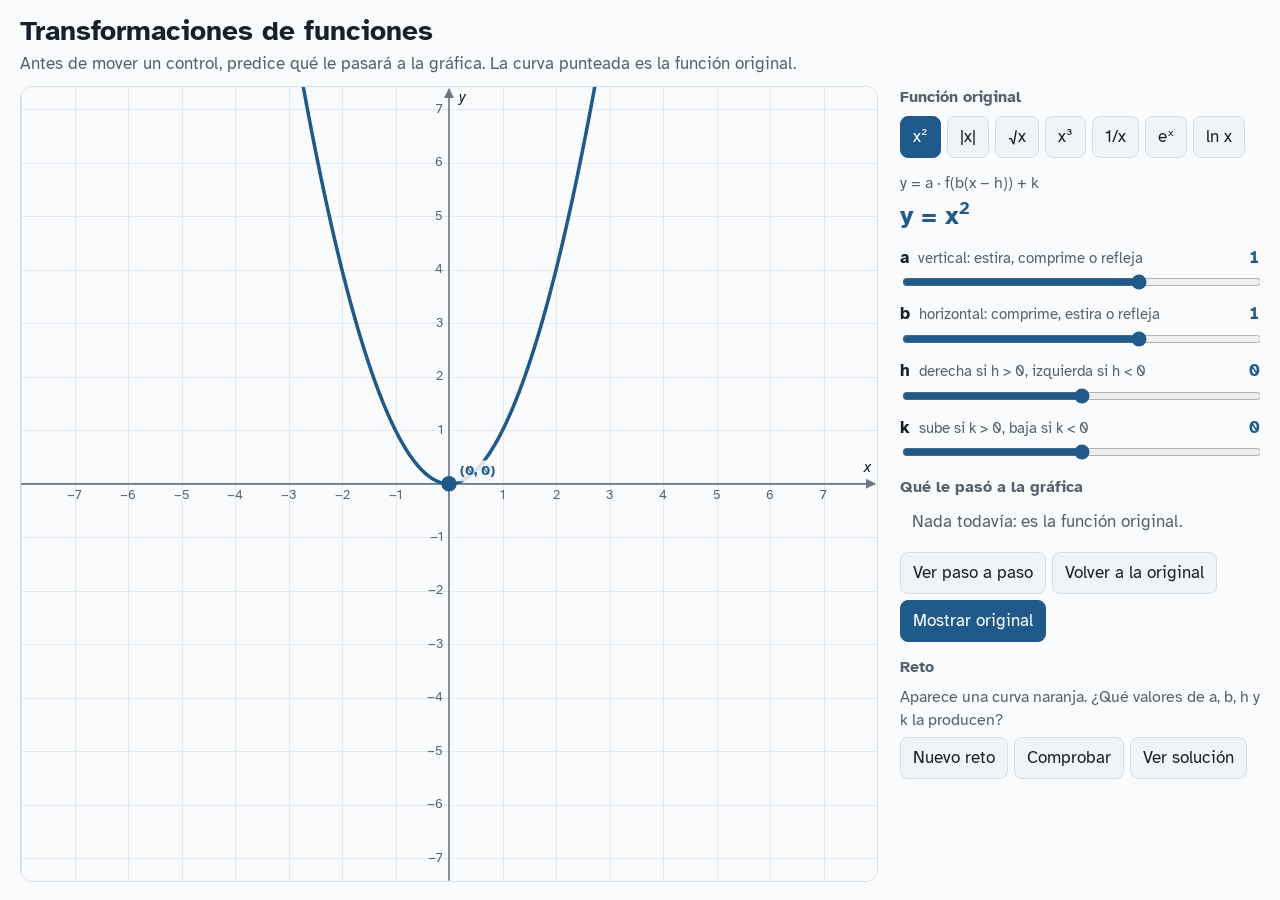
<file: diplomado/transformaciones.html>
<!DOCTYPE html>
<html lang="es">
<head>
<meta charset="utf-8">
<meta name="viewport" content="width=device-width, initial-scale=1">
<title>Transformaciones de funciones</title>
<link rel="preconnect" href="https://fonts.googleapis.com">
<link rel="preconnect" href="https://fonts.gstatic.com" crossorigin>
<link href="https://fonts.googleapis.com/css2?family=Atkinson+Hyperlegible:ital,wght@0,400;0,700;1,400&display=swap" rel="stylesheet">
<style>
:root {
  --papel: #FAFBFC;
  --panel: #FFFFFF;
  --tinta: #17212B;
  --tinta-suave: #55626E;
  --cuadricula: #E3E8EE;
  --eje: #6B7782;
  --azul: #1F5A8A;
  --verde: #2E7D32;
  --naranja: #B85600;
  --morado: #5B3A8C;
  --rojo: #B42318;
  --teal: #0F6E6E;
  --borde: #D5DCE3;
  --boton: #F1F4F7;
  --boton-hover: #E4E9EF;
  --sobre-color: #FFFFFF;
  color-scheme: light;
}
@media (prefers-color-scheme: dark) {
  :root:not([data-theme="light"]) {
    --papel: #161C22; --panel: #1D252D; --tinta: #E7EDF3; --tinta-suave: #A3B0BC;
    --cuadricula: #27313B; --eje: #8A97A3; --azul: #7DB3E8; --verde: #7CCB80;
    --naranja: #F2A65A; --morado: #BBA3E3; --rojo: #F08A80; --teal: #5FC4BC;
    --borde: #33404C; --boton: #25303A; --boton-hover: #2E3A45; --sobre-color: #10161B;
    color-scheme: dark;
  }
}
:root[data-theme="dark"] {
  --papel: #161C22; --panel: #1D252D; --tinta: #E7EDF3; --tinta-suave: #A3B0BC;
  --cuadricula: #27313B; --eje: #8A97A3; --azul: #7DB3E8; --verde: #7CCB80;
  --naranja: #F2A65A; --morado: #BBA3E3; --rojo: #F08A80; --teal: #5FC4BC;
  --borde: #33404C; --boton: #25303A; --boton-hover: #2E3A45; --sobre-color: #10161B;
  color-scheme: dark;
}

* { box-sizing: border-box; }
html, body {
  margin: 0;
  background: var(--papel);
  color: var(--tinta);
  font-family: "Atkinson Hyperlegible", system-ui, -apple-system, "Segoe UI", Roboto, sans-serif;
  font-size: 17px;
  line-height: 1.45;
}
.app {
  display: grid;
  grid-template-columns: minmax(0, 1fr) 360px;
  grid-template-rows: auto minmax(0, 1fr);
  column-gap: 22px;
  height: 100vh;
  height: 100dvh;
  padding: 14px 20px 18px;
}
header { grid-column: 1 / -1; margin-bottom: 10px; }
h1 { font-size: 1.65rem; line-height: 1.2; margin: 0; font-weight: 700; }
.guia { color: var(--tinta-suave); margin: 4px 0 0; max-width: 75ch; }
.lienzo {
  position: relative;
  min-height: 300px;
  border: 1px solid var(--borde);
  border-radius: 12px;
  overflow: hidden;
  background: var(--papel);
}
.lienzo canvas { position: absolute; inset: 0; width: 100%; height: 100%; display: block; }
.panel { overflow-y: auto; display: flex; flex-direction: column; gap: 14px; padding-bottom: 8px; }
.grupo h2 { font-size: 0.95rem; margin: 0 0 6px; color: var(--tinta-suave); font-weight: 700; }
.fila { display: flex; flex-wrap: wrap; gap: 6px; }

button {
  font: inherit;
  font-size: 0.98rem;
  min-height: 42px;
  padding: 6px 12px;
  border-radius: 8px;
  border: 1px solid var(--borde);
  background: var(--boton);
  color: var(--tinta);
  cursor: pointer;
}
button:hover { background: var(--boton-hover); }
button[aria-pressed="true"] { background: var(--azul); border-color: var(--azul); color: var(--sobre-color); }
button.verde[aria-pressed="true"] { background: var(--verde); border-color: var(--verde); }
button.naranja[aria-pressed="true"] { background: var(--naranja); border-color: var(--naranja); }
button.morado[aria-pressed="true"] { background: var(--morado); border-color: var(--morado); }
button:focus-visible, input:focus-visible { outline: 3px solid var(--teal); outline-offset: 2px; }
button.ancho { width: 100%; }

input[type="range"] { width: 100%; accent-color: var(--azul); }
.control { display: grid; grid-template-columns: 1fr auto; align-items: baseline; gap: 2px 10px; }
.control label { font-weight: 700; }
.control output { font-variant-numeric: tabular-nums; font-weight: 700; color: var(--azul); }
.control small { grid-column: 1 / -1; color: var(--tinta-suave); }
.control input { grid-column: 1 / -1; }

.leyenda {
  border-left: 4px solid var(--azul);
  padding: 6px 10px;
  background: var(--panel);
  border-radius: 0 8px 8px 0;
  min-height: 3.2em;
}
.respuesta {
  border: 1px solid var(--borde);
  border-radius: 10px;
  padding: 10px 12px;
  background: var(--panel);
}
.respuesta[hidden] { display: none; }
.formula { font-size: 1.5rem; font-weight: 700; color: var(--azul); line-height: 1.3; }
.nota { color: var(--tinta-suave); font-size: 0.92rem; }
sup { font-size: 0.7em; }

@media (max-width: 900px) {
  .app { grid-template-columns: 1fr; height: auto; }
  .lienzo { height: 60vh; min-height: 320px; margin-bottom: 14px; }
}
@media (prefers-reduced-motion: reduce) {
  * { scroll-behavior: auto !important; }
}

.general { color: var(--tinta-suave); font-size: 0.95rem; margin: 0 0 2px; }
.pasos { list-style: none; margin: 0; padding: 0; display: grid; gap: 4px; }
.pasos li { padding: 4px 8px; border-radius: 6px; border-left: 4px solid var(--borde); }
.pasos li.activo { border-left-color: var(--teal); background: var(--panel); font-weight: 700; }
.pasos li.vacio { color: var(--tinta-suave); border-left-color: transparent; }
.control output { min-width: 3ch; text-align: right; }
.pista { font-weight: 400; color: var(--tinta-suave); font-size: 0.88rem; margin-left: 4px; }
#estadoReto { font-weight: 700; }
#estadoReto.bien { color: var(--verde); }
#estadoReto.mal { color: var(--rojo); }
</style>
</head>
<body>
<div class="app">
  <header>
    <h1>Transformaciones de funciones</h1>
    <p class="guia">Antes de mover un control, predice qué le pasará a la gráfica. La curva punteada es la función original.</p>
  </header>

  <div class="lienzo"><canvas id="lienzo" role="img" aria-label="Gráfica de la función original y de la transformada"></canvas></div>

  <aside class="panel">
    <section class="grupo">
      <h2>Función original</h2>
      <div class="fila" id="bases"></div>
    </section>

    <section class="grupo">
      <p class="general">y = a · f(b(x − h)) + k</p>
      <div class="formula" id="formula">y = x²</div>
    </section>

    <section class="grupo" style="display:grid;gap:10px">
      <div class="control">
        <label for="a">a <span class="pista">vertical: estira, comprime o refleja</span></label><output id="oa">1</output>
        <input id="a" type="range" min="-3" max="3" step="0.25" value="1">
      </div>
      <div class="control">
        <label for="b">b <span class="pista">horizontal: comprime, estira o refleja</span></label><output id="ob">1</output>
        <input id="b" type="range" min="-3" max="3" step="0.25" value="1">
      </div>
      <div class="control">
        <label for="h">h <span class="pista">derecha si h &gt; 0, izquierda si h &lt; 0</span></label><output id="oh">0</output>
        <input id="h" type="range" min="-6" max="6" step="0.5" value="0">
      </div>
      <div class="control">
        <label for="k">k <span class="pista">sube si k &gt; 0, baja si k &lt; 0</span></label><output id="ok">0</output>
        <input id="k" type="range" min="-5" max="5" step="0.5" value="0">
      </div>
    </section>

    <section class="grupo">
      <h2>Qué le pasó a la gráfica</h2>
      <ol class="pasos" id="pasos"></ol>
    </section>

    <section class="grupo">
      <div class="fila">
        <button id="btnPasos">Ver paso a paso</button>
        <button id="btnReset">Volver a la original</button>
        <button id="btnOriginal" aria-pressed="true">Mostrar original</button>
      </div>
    </section>

    <section class="grupo">
      <h2>Reto</h2>
      <p class="nota" style="margin:0 0 6px">Aparece una curva naranja. ¿Qué valores de a, b, h y k la producen?</p>
      <div class="fila">
        <button id="btnReto" class="naranja" aria-pressed="false">Nuevo reto</button>
        <button id="btnComprobar" disabled>Comprobar</button>
        <button id="btnSolucion" disabled>Ver solución</button>
      </div>
      <p id="estadoReto" aria-live="polite"></p>
    </section>
  </aside>
</div>

<script>
// ---------------------------------------------------------------------
//  Plano cartesiano sobre canvas (compartido por las tres animaciones)
// ---------------------------------------------------------------------
const color = (n) => getComputedStyle(document.documentElement).getPropertyValue(n).trim();
const FUENTE = '"Atkinson Hyperlegible", system-ui, -apple-system, "Segoe UI", sans-serif';
const fmt = (v, d = 2) => {
  if (!isFinite(v)) return v > 0 ? '∞' : '−∞';
  let s = Number(v.toFixed(d)).toString();
  return s.replace('-', '−');
};

class Plano {
  constructor(canvas, dibujar) {
    this.c = canvas;
    this.ctx = canvas.getContext('2d');
    this.dibujar = dibujar;
    this.v = { xmin: -5, xmax: 5, ymin: -5, ymax: 5 };
    this.igual = null;
    this.w = 1; this.h = 1;
    new ResizeObserver(() => { this.medir(); this.dibujar(); }).observe(canvas);
    matchMedia('(prefers-color-scheme: dark)').addEventListener('change', () => this.dibujar());
    if (document.fonts) document.fonts.ready.then(() => this.dibujar());
  }
  medir() {
    const r = this.c.getBoundingClientRect();
    const d = window.devicePixelRatio || 1;
    this.w = Math.max(1, r.width); this.h = Math.max(1, r.height);
    this.c.width = Math.round(this.w * d); this.c.height = Math.round(this.h * d);
    this.ctx.setTransform(d, 0, 0, d, 0, 0);
    if (this.igual) this.vistaIgual(...this.igual);
  }
  // Misma escala en ambos ejes: se fija el rango de x y el centro en y
  vistaIgual(xmin, xmax, ycentro) {
    this.igual = [xmin, xmax, ycentro];
    const alto = (xmax - xmin) * this.h / this.w;
    this.v = { xmin, xmax, ymin: ycentro - alto / 2, ymax: ycentro + alto / 2 };
  }
  vista(xmin, xmax, ymin, ymax) { this.igual = null; this.v = { xmin, xmax, ymin, ymax }; }
  X(x) { return (x - this.v.xmin) / (this.v.xmax - this.v.xmin) * this.w; }
  Y(y) { return this.h - (y - this.v.ymin) / (this.v.ymax - this.v.ymin) * this.h; }
  invX(px) { return this.v.xmin + px / this.w * (this.v.xmax - this.v.xmin); }
  get alto() { return this.v.ymax - this.v.ymin; }
  get ancho() { return this.v.xmax - this.v.xmin; }

  static pasoBonito(unidadesPorPixel, minPx) {
    const bruto = unidadesPorPixel * minPx;
    const p = Math.pow(10, Math.floor(Math.log10(bruto)));
    for (const m of [1, 2, 5, 10]) if (m * p >= bruto) return m * p;
    return 10 * p;
  }

  // Fondo de papel cuadriculado con ejes. op: {ejesEnBorde, fmtX, fmtY, etiquetaX, etiquetaY, pasoX, pasoY}
  fondo(op = {}) {
    const ctx = this.ctx, v = this.v;
    ctx.fillStyle = color('--papel');
    ctx.fillRect(0, 0, this.w, this.h);
    const px = op.pasoX || Plano.pasoBonito(this.ancho / this.w, 58);
    const py = op.pasoY || (this.igual ? px : Plano.pasoBonito(this.alto / this.h, 44));
    ctx.lineWidth = 1;
    ctx.strokeStyle = color('--cuadricula');
    ctx.beginPath();
    for (let x = Math.ceil(v.xmin / px) * px; x <= v.xmax; x += px) {
      const X = Math.round(this.X(x)) + 0.5; ctx.moveTo(X, 0); ctx.lineTo(X, this.h);
    }
    for (let y = Math.ceil(v.ymin / py) * py; y <= v.ymax; y += py) {
      const Y = Math.round(this.Y(y)) + 0.5; ctx.moveTo(0, Y); ctx.lineTo(this.w, Y);
    }
    ctx.stroke();

    // posicion de los ejes
    const ejeY0 = op.ejeXPixel ?? (op.ejesEnBorde ? this.h - 1 : Math.min(Math.max(this.Y(0), 1), this.h - 1));
    const ejeX0 = op.ejesEnBorde ? 1 : Math.min(Math.max(this.X(0), 1), this.w - 1);
    this.ejeY0 = ejeY0; this.ejeX0 = ejeX0;
    ctx.strokeStyle = color('--eje');
    ctx.fillStyle = color('--eje');
    ctx.lineWidth = 1.6;
    ctx.beginPath();
    ctx.moveTo(0, ejeY0); ctx.lineTo(this.w - 2, ejeY0);
    ctx.moveTo(ejeX0, this.h); ctx.lineTo(ejeX0, 2);
    ctx.stroke();
    // flechas
    ctx.beginPath();
    ctx.moveTo(this.w - 1, ejeY0); ctx.lineTo(this.w - 11, ejeY0 - 5); ctx.lineTo(this.w - 11, ejeY0 + 5);
    ctx.moveTo(ejeX0, 1); ctx.lineTo(ejeX0 - 5, 11); ctx.lineTo(ejeX0 + 5, 11);
    ctx.fill();

    // numeros
    ctx.font = `13px ${FUENTE}`;
    ctx.fillStyle = color('--tinta-suave');
    const fx = op.fmtX || ((x) => fmt(x, 3));
    const fy = op.fmtY || ((y) => fmt(y, 3));
    ctx.textAlign = 'center'; ctx.textBaseline = 'top';
    for (let x = Math.ceil(v.xmin / px) * px; x <= v.xmax - px * 0.3; x += px) {
      if (Math.abs(x) < px / 2 && !op.ejesEnBorde) continue;
      const X = this.X(x);
      if (X < 12) continue;
      const yy = ejeY0 + 5 > this.h - 18 ? ejeY0 - 20 : ejeY0 + 5;
      ctx.fillText(fx(Math.round(x / px) * px), X, yy);
    }
    ctx.textAlign = 'right'; ctx.textBaseline = 'middle';
    for (let y = Math.ceil(v.ymin / py) * py; y <= v.ymax - py * 0.3; y += py) {
      if (Math.abs(y) < py / 2 && !op.ejesEnBorde) continue;
      const Y = this.Y(y);
      if (Y > this.h - 10 || Y < 10 || (op.ejeXPixel && Y > ejeY0 - 6)) continue;
      const xx = ejeX0 - 6 < 30 ? ejeX0 + 6 : ejeX0 - 6;
      ctx.textAlign = ejeX0 - 6 < 30 ? 'left' : 'right';
      ctx.fillText(fy(Math.round(y / py) * py), xx, Y);
    }
    // nombres de los ejes
    ctx.font = `italic 15px ${FUENTE}`;
    ctx.fillStyle = color('--tinta');
    ctx.textAlign = 'right'; ctx.textBaseline = 'bottom';
    ctx.fillText(op.etiquetaX || 'x', this.w - 6, ejeY0 - 8);
    ctx.textAlign = 'left'; ctx.textBaseline = 'top';
    ctx.fillText(op.etiquetaY || 'y', ejeX0 + 10, 4);
  }

  // Curva y = f(x). op: {color, ancho, guiones, x0, x1, alfa}
  curva(f, op = {}) {
    const ctx = this.ctx;
    const a = Math.max(op.x0 ?? this.v.xmin, this.v.xmin);
    const b = Math.min(op.x1 ?? this.v.xmax, this.v.xmax);
    if (b <= a) return;
    const n = Math.ceil(this.w * 1.5);
    const alto = this.alto, centro = (this.v.ymin + this.v.ymax) / 2;
    ctx.save();
    ctx.strokeStyle = op.color || color('--azul');
    ctx.lineWidth = op.ancho || 3;
    ctx.lineJoin = 'round'; ctx.lineCap = 'round';
    ctx.globalAlpha = op.alfa ?? 1;
    ctx.setLineDash(op.guiones || []);
    ctx.beginPath();
    let abierto = false, yprev = null;
    for (let i = 0; i <= n; i++) {
      const x = a + (b - a) * i / n;
      const y = f(x);
      if (!isFinite(y) || Math.abs(y - centro) > alto * 6) { abierto = false; yprev = null; continue; }
      if (abierto && yprev !== null && Math.abs(y - yprev) > alto * 0.9) abierto = false;
      const X = this.X(x), Y = this.Y(y);
      if (!abierto) { ctx.moveTo(X, Y); abierto = true; } else ctx.lineTo(X, Y);
      yprev = y;
    }
    ctx.stroke();
    ctx.restore();
  }

  punto(x, y, op = {}) {
    const ctx = this.ctx, r = op.radio || 6;
    ctx.save();
    ctx.beginPath();
    ctx.arc(this.X(x), this.Y(y), r, 0, 2 * Math.PI);
    ctx.lineWidth = 2.5;
    ctx.strokeStyle = op.color || color('--azul');
    ctx.fillStyle = op.abierto ? color('--papel') : (op.color || color('--azul'));
    ctx.fill(); ctx.stroke();
    ctx.restore();
  }

  linea(x1, y1, x2, y2, op = {}) {
    const ctx = this.ctx;
    ctx.save();
    ctx.strokeStyle = op.color || color('--eje');
    ctx.lineWidth = op.ancho || 1.5;
    ctx.globalAlpha = op.alfa ?? 1;
    ctx.setLineDash(op.guiones || []);
    ctx.beginPath(); ctx.moveTo(this.X(x1), this.Y(y1)); ctx.lineTo(this.X(x2), this.Y(y2)); ctx.stroke();
    ctx.restore();
  }

  texto(t, x, y, op = {}) {
    const ctx = this.ctx;
    ctx.save();
    ctx.font = `${op.negrita ? '700 ' : ''}${op.tam || 15}px ${FUENTE}`;
    ctx.fillStyle = op.color || color('--tinta');
    ctx.textAlign = op.alinear || 'left';
    ctx.textBaseline = op.base || 'middle';
    const X = op.pixeles ? x : this.X(x), Y = op.pixeles ? y : this.Y(y);
    if (op.fondo) {
      const m = ctx.measureText(t), pad = 4;
      let x0 = X - (ctx.textAlign === 'center' ? m.width / 2 : ctx.textAlign === 'right' ? m.width : 0);
      ctx.fillStyle = color('--papel'); ctx.globalAlpha = 0.85;
      ctx.fillRect(x0 - pad, Y - (op.tam || 15) * 0.75, m.width + 2 * pad, (op.tam || 15) * 1.5);
      ctx.globalAlpha = 1; ctx.fillStyle = op.color || color('--tinta');
    }
    ctx.fillText(t, X, Y);
    ctx.restore();
  }
}

// Animacion con requestAnimationFrame; respeta "reducir movimiento" acortando la duracion
const reducido = matchMedia('(prefers-reduced-motion: reduce)').matches;
function animar(duracion, cadaPaso, alTerminar) {
  const dur = reducido ? Math.min(duracion, 250) : duracion;
  let inicio = null, cancelado = false;
  function paso(t) {
    if (cancelado) return;
    if (inicio === null) inicio = t;
    const p = Math.min(1, (t - inicio) / dur);
    cadaPaso(p);
    if (p < 1) requestAnimationFrame(paso); else if (alTerminar) alTerminar();
  }
  requestAnimationFrame(paso);
  return () => { cancelado = true; };
}
const suave = (p) => p < 0.5 ? 2 * p * p : 1 - Math.pow(-2 * p + 2, 2) / 2;


// ---------------- funciones base ----------------
const par = (u) => u === 'x' ? 'x' : `(${u})`;
const BASES = [
  { et: 'x²', f: x => x * x, clave: [0, 0], cuerpo: u => `${par(u)}<sup>2</sup>` },
  { et: '|x|', f: Math.abs, clave: [0, 0], cuerpo: u => `|${u}|` },
  { et: '√x', f: x => x >= 0 ? Math.sqrt(x) : NaN, clave: [0, 0], cuerpo: u => u === 'x' ? '√x' : `√(${u})` },
  { et: 'x³', f: x => x * x * x, clave: [0, 0], cuerpo: u => `${par(u)}<sup>3</sup>` },
  { et: '1/x', f: x => 1 / x, clave: [1, 1], asV: [0], asH: [0], cociente: true },
  { et: 'eˣ', f: Math.exp, clave: [0, 1], asH: [0], cuerpo: u => `e<sup>${u}</sup>` },
  { et: 'ln x', f: x => x > 0 ? Math.log(x) : NaN, clave: [1, 0], asV: [0], cuerpo: u => u === 'x' ? 'ln x' : `ln(${u})` },
];

const $ = (id) => document.getElementById(id);
let base = BASES[0];
const P = { a: 1, b: 1, h: 0, k: 0 };
let reto = null;           // parametros del reto
let pasoActivo = -1;       // paso resaltado durante la animacion
let cancelar = null;
let verOriginal = true;

const plano = new Plano($('lienzo'), dibujar);

const num = (v) => fmt(v, 2);
function interior(b, h) {
  const xs = h === 0 ? 'x' : (h > 0 ? `x − ${num(h)}` : `x + ${num(-h)}`);
  if (b === 1) return xs;
  if (b === -1) return h === 0 ? '−x' : `−(${xs})`;
  return h === 0 ? `${num(b)}x` : `${num(b)}(${xs})`;
}
function formula(p, B = base) {
  const u = interior(p.b, p.h);
  let s;
  if (B.cociente) {
    s = `${p.a === 1 ? '1' : num(p.a)}/${par(u)}`;
  } else {
    if (p.a === 0) s = '0';
    else s = (p.a === 1 ? '' : p.a === -1 ? '−' : num(p.a)) + B.cuerpo(u);
  }
  if (p.k > 0) s += ` + ${num(p.k)}`;
  if (p.k < 0) s += ` − ${num(-p.k)}`;
  return 'y = ' + s;
}
const g = (p, B = base) => (x) => p.a * B.f(p.b * (x - p.h)) + p.k;

function descripcion(p) {
  const d = [];
  const ab = Math.abs(p.b);
  if (ab !== 1) d.push(ab > 1 ? `Se comprime en horizontal: el ancho se multiplica por 1/${num(ab)}.`
                             : `Se estira en horizontal: el ancho se multiplica por ${num(1 / ab)}.`);
  if (p.b < 0) d.push('Se refleja en el eje y.');
  if (p.h !== 0) d.push(p.h > 0 ? `Se mueve ${num(p.h)} a la derecha.` : `Se mueve ${num(-p.h)} a la izquierda.`);
  const aa = Math.abs(p.a);
  if (aa !== 1 && aa !== 0) d.push(aa > 1 ? `Se estira en vertical: la altura se multiplica por ${num(aa)}.`
                                          : `Se comprime en vertical: la altura se multiplica por ${num(aa)}.`);
  if (p.a === 0) d.push('Con a = 0 la gráfica se aplasta en una recta horizontal.');
  if (p.a < 0) d.push('Se refleja en el eje x.');
  if (p.k !== 0) d.push(p.k > 0 ? `Sube ${num(p.k)}.` : `Baja ${num(-p.k)}.`);
  return d;
}

// ---------------- dibujo ----------------
function dibujar() {
  plano.vistaIgual(-8, 8, 0);
  plano.fondo({ pasoX: plano.w > 560 ? 1 : 2 });
  const azul = color('--azul');

  // asintotas de la transformada
  if (P.b !== 0) {
    for (const x0 of base.asV || []) {
      const xa = x0 / P.b + P.h;
      plano.linea(xa, plano.v.ymin, xa, plano.v.ymax, { color: azul, ancho: 1.3, guiones: [3, 5], alfa: 0.6 });
    }
    for (const y0 of base.asH || []) {
      const ya = P.a * y0 + P.k;
      plano.linea(plano.v.xmin, ya, plano.v.xmax, ya, { color: azul, ancho: 1.3, guiones: [3, 5], alfa: 0.6 });
    }
  }

  if (verOriginal) plano.curva(base.f, { color: color('--eje'), ancho: 2.5, guiones: [8, 6], alfa: 0.9 });
  if (reto) plano.curva(g(reto), { color: color('--naranja'), ancho: 5, alfa: 0.55 });
  plano.curva(g(P), { color: azul, ancho: 3.5 });

  // punto clave: de la original a la transformada
  const [x0, y0] = base.clave;
  if (P.b !== 0) {
    const x1 = x0 / P.b + P.h, y1 = P.a * y0 + P.k;
    if (verOriginal && (x0 !== x1 || y0 !== y1)) flecha(x0, y0, x1, y1);
    if (verOriginal) plano.punto(x0, y0, { color: color('--eje'), radio: 5 });
    plano.punto(x1, y1, { color: azul, radio: 6.5 });
    plano.texto(`(${num(x1)}, ${num(y1)})`, plano.X(x1) + 11, plano.Y(y1) - 13,
      { pixeles: true, color: azul, tam: 14, negrita: true, alinear: 'left', fondo: true });
  }
}

function flecha(x0, y0, x1, y1) {
  const ctx = plano.ctx;
  const X0 = plano.X(x0), Y0 = plano.Y(y0), X1 = plano.X(x1), Y1 = plano.Y(y1);
  const L = Math.hypot(X1 - X0, Y1 - Y0);
  if (L < 14) return;
  const ux = (X1 - X0) / L, uy = (Y1 - Y0) / L;
  const Xf = X1 - ux * 9, Yf = Y1 - uy * 9;
  ctx.save();
  ctx.strokeStyle = color('--teal'); ctx.fillStyle = color('--teal'); ctx.lineWidth = 2.2;
  ctx.beginPath(); ctx.moveTo(X0 + ux * 7, Y0 + uy * 7); ctx.lineTo(Xf, Yf); ctx.stroke();
  ctx.beginPath(); ctx.moveTo(Xf + ux * 2, Yf + uy * 2);
  ctx.lineTo(Xf - ux * 10 - uy * 6, Yf - uy * 10 + ux * 6);
  ctx.lineTo(Xf - ux * 10 + uy * 6, Yf - uy * 10 - ux * 6);
  ctx.fill(); ctx.restore();
}

// ---------------- interfaz ----------------
function refrescar() {
  for (const n of ['a', 'b', 'h', 'k']) { $(n).value = P[n]; $('o' + n).textContent = num(P[n]); }
  $('formula').innerHTML = formula(P);
  const d = descripcion(P), ol = $('pasos');
  ol.innerHTML = '';
  if (!d.length) { const li = document.createElement('li'); li.className = 'vacio'; li.textContent = 'Nada todavía: es la función original.'; ol.appendChild(li); }
  d.forEach((t, i) => { const li = document.createElement('li'); li.textContent = t; if (pasoActivo >= 0 && i === d.length - 1) li.className = 'activo'; ol.appendChild(li); });
  dibujar();
}

for (const n of ['a', 'b', 'h', 'k']) {
  $(n).addEventListener('input', (e) => {
    if (cancelar) { cancelar(); cancelar = null; pasoActivo = -1; }
    let v = parseFloat(e.target.value);
    if (n === 'b' && v === 0) v = P.b > 0 ? -0.25 : 0.25;   // b = 0 no tiene sentido
    P[n] = v;
    refrescar();
  });
}

$('btnReset').onclick = () => { if (cancelar) cancelar(); pasoActivo = -1; Object.assign(P, { a: 1, b: 1, h: 0, k: 0 }); refrescar(); };
$('btnOriginal').onclick = () => {
  verOriginal = !verOriginal; $('btnOriginal').setAttribute('aria-pressed', verOriginal); dibujar();
};

// Paso a paso: de la original a la actual, en el orden en que actuan los parametros
$('btnPasos').onclick = () => {
  if (cancelar) cancelar();
  const meta = { ...P };
  Object.assign(P, { a: 1, b: 1, h: 0, k: 0 });
  const etapas = [];
  if (Math.abs(meta.b) !== 1) etapas.push({ n: 'b', desde: 1, hasta: Math.abs(meta.b) });
  if (meta.b < 0) etapas.push({ n: 'b', salto: true, hasta: meta.b });
  if (meta.h !== 0) etapas.push({ n: 'h', desde: 0, hasta: meta.h });
  if (meta.a !== 1) etapas.push({ n: 'a', desde: 1, hasta: meta.a });
  if (meta.k !== 0) etapas.push({ n: 'k', desde: 0, hasta: meta.k });
  let i = 0;
  const siguiente = () => {
    if (i >= etapas.length) { pasoActivo = -1; cancelar = null; Object.assign(P, meta); refrescar(); return; }
    const e = etapas[i++];
    pasoActivo = i - 1;
    if (e.salto) {
      P[e.n] = e.hasta; refrescar();
      const t = setTimeout(siguiente, reducido ? 200 : 900);
      cancelar = () => clearTimeout(t);
      return;
    }
    cancelar = animar(1100, (p) => {
      let v = e.desde + (e.hasta - e.desde) * suave(p);
      if (e.n === 'b' && Math.abs(v) < 1e-6) v = 1e-6;
      P[e.n] = p === 1 ? e.hasta : v;
      $('formula').innerHTML = formula({ ...P, [e.n]: Math.round(P[e.n] * 100) / 100 });
      dibujar();
    }, () => { refrescar(); const t = setTimeout(siguiente, reducido ? 100 : 450); cancelar = () => clearTimeout(t); });
  };
  refrescar();
  if (!etapas.length) return;
  setTimeout(siguiente, 300);
};

// ---------------- reto ----------------
const elegir = (arr) => arr[Math.floor(Math.random() * arr.length)];
$('btnReto').onclick = () => {
  reto = {
    a: elegir([-2, -1, -0.5, 0.5, 1, 1, 2, 3]),
    b: elegir([1, 1, 1, -1, 2, 0.5]),
    h: elegir([-4, -3, -2, -1, 0, 1, 2, 3, 4]),
    k: elegir([-3, -2, -1, 0, 1, 2, 3]),
  };
  if (reto.a === 1 && reto.b === 1 && reto.h === 0 && reto.k === 0) reto.h = 2;
  $('btnReto').setAttribute('aria-pressed', true);
  $('btnComprobar').disabled = false; $('btnSolucion').disabled = false;
  $('estadoReto').className = ''; $('estadoReto').textContent = 'Mueve los controles hasta cubrir la curva naranja.';
  dibujar();
};
function coincide() {
  const f1 = g(P), f2 = g(reto), v = plano.v;
  let comparados = 0, distintos = 0;
  for (let i = 0; i <= 400; i++) {
    const x = v.xmin + (v.xmax - v.xmin) * i / 400;
    const y1 = f1(x), y2 = f2(x);
    const ok1 = isFinite(y1) && Math.abs(y1) < 50, ok2 = isFinite(y2) && Math.abs(y2) < 50;
    if (ok1 !== ok2) { distintos++; continue; }
    if (!ok1) continue;
    comparados++;
    if (Math.abs(y1 - y2) > 0.05) distintos++;
  }
  return comparados > 20 && distintos <= 2;
}
$('btnComprobar').onclick = () => {
  if (!reto) return;
  const ok = coincide();
  $('estadoReto').className = ok ? 'bien' : 'mal';
  $('estadoReto').textContent = ok ? '¡Coincide! Las dos curvas son la misma.' : 'Todavía no coinciden. Revisa un parámetro a la vez.';
};
$('btnSolucion').onclick = () => {
  if (!reto) return;
  $('estadoReto').className = '';
  $('estadoReto').innerHTML = `Una solución: a = ${num(reto.a)}, b = ${num(reto.b)}, h = ${num(reto.h)}, k = ${num(reto.k)}.<br>${formula(reto)}`;
};

// botones de la funcion base
const cont = $('bases');
BASES.forEach((B, i) => {
  const btn = document.createElement('button');
  btn.textContent = B.et;
  btn.setAttribute('aria-pressed', i === 0);
  btn.onclick = () => {
    if (cancelar) cancelar(); pasoActivo = -1;
    base = B;
    [...cont.children].forEach((c, j) => c.setAttribute('aria-pressed', j === i));
    if (reto) { reto = null; $('btnReto').setAttribute('aria-pressed', false); $('estadoReto').textContent = '';
      $('btnComprobar').disabled = true; $('btnSolucion').disabled = true; }
    refrescar();
  };
  cont.appendChild(btn);
});
refrescar();
</script>
</body>
</html>
</file>
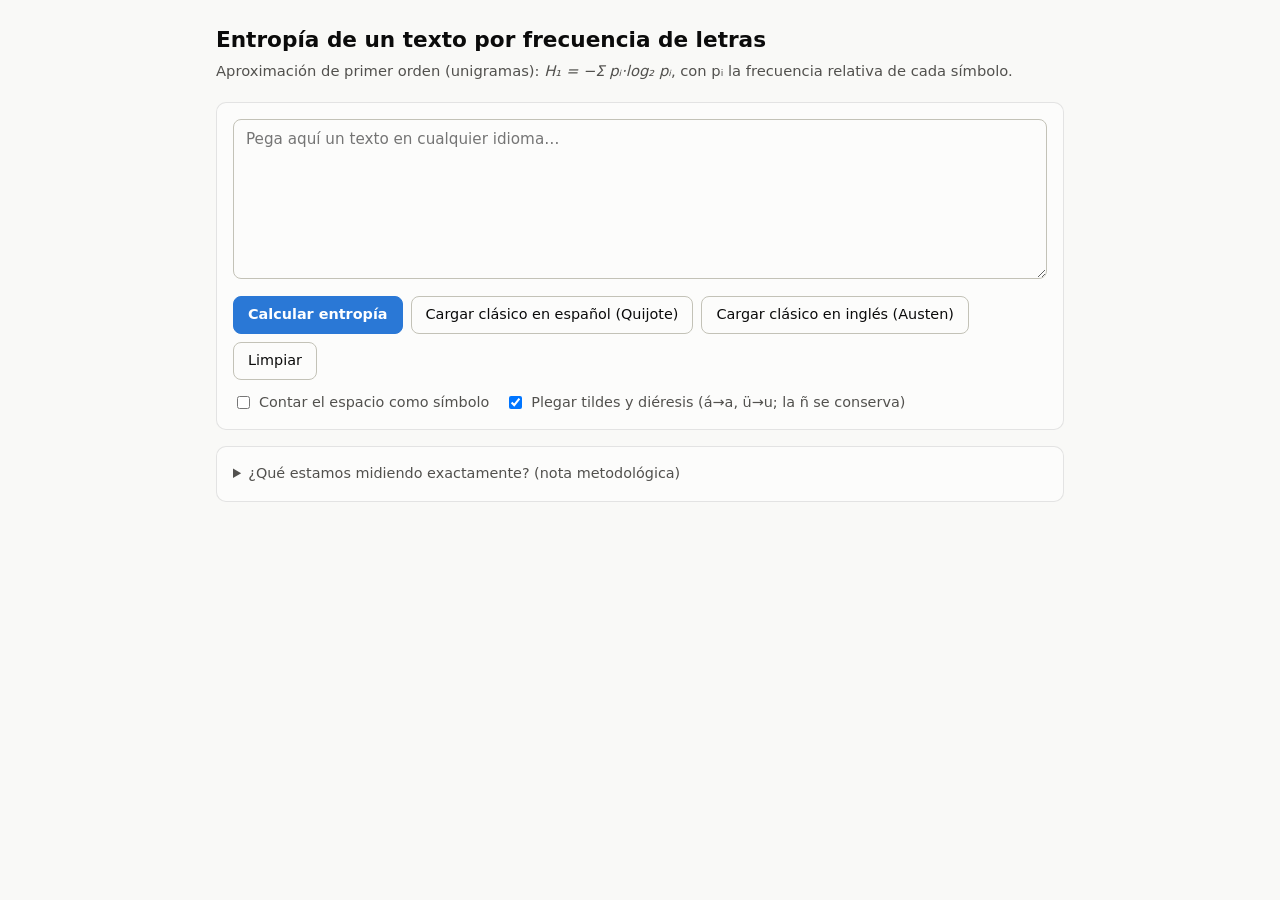
<file: entropia/entropia-letras.html>
<!DOCTYPE html>
<html lang="es">
<head>
<meta charset="UTF-8">
<meta name="viewport" content="width=device-width, initial-scale=1.0">
<title>Entropía de un texto — frecuencia de letras</title>
<style>
  :root {
    color-scheme: light;
    --page: #f9f9f7;
    --surface-1: #fcfcfb;
    --text-primary: #0b0b0b;
    --text-secondary: #52514e;
    --muted: #898781;
    --grid: #e1e0d9;
    --baseline: #c3c2b7;
    --border: rgba(11,11,11,0.10);
    --series-1: #2a78d6;
    --series-1-soft: #cde2fb;
  }
  @media (prefers-color-scheme: dark) {
    :root {
      color-scheme: dark;
      --page: #0d0d0d;
      --surface-1: #1a1a19;
      --text-primary: #f0efec;
      --text-secondary: #c3c2b7;
      --muted: #898781;
      --grid: #2c2c2a;
      --baseline: #383835;
      --border: rgba(255,255,255,0.10);
      --series-1: #3987e5;
      --series-1-soft: #104281;
    }
  }
  * { box-sizing: border-box; }
  body {
    margin: 0;
    background: var(--page);
    color: var(--text-primary);
    font-family: system-ui, -apple-system, "Segoe UI", sans-serif;
    line-height: 1.5;
  }
  .wrap { max-width: 880px; margin: 0 auto; padding: 24px 16px 48px; }
  h1 { font-size: 1.35rem; margin: 0 0 4px; }
  .sub { color: var(--text-secondary); font-size: 0.92rem; margin: 0 0 20px; }
  .card {
    background: var(--surface-1);
    border: 1px solid var(--border);
    border-radius: 10px;
    padding: 16px;
    margin-bottom: 16px;
  }
  textarea {
    width: 100%;
    min-height: 160px;
    resize: vertical;
    background: var(--surface-1);
    color: var(--text-primary);
    border: 1px solid var(--baseline);
    border-radius: 8px;
    padding: 10px 12px;
    font-family: inherit;
    font-size: 0.95rem;
  }
  textarea:focus { outline: 2px solid var(--series-1); outline-offset: 1px; }
  .row { display: flex; flex-wrap: wrap; gap: 8px; align-items: center; margin: 10px 0 0; }
  button {
    font: inherit;
    font-size: 0.9rem;
    padding: 7px 14px;
    border-radius: 8px;
    border: 1px solid var(--baseline);
    background: var(--surface-1);
    color: var(--text-primary);
    cursor: pointer;
  }
  button:hover { border-color: var(--series-1); }
  button.primary {
    background: var(--series-1);
    border-color: var(--series-1);
    color: #ffffff;
    font-weight: 600;
  }
  .opts { display: flex; flex-wrap: wrap; gap: 16px; margin-top: 12px; font-size: 0.9rem; color: var(--text-secondary); }
  .opts label { display: flex; align-items: center; gap: 6px; cursor: pointer; }
  .tiles { display: grid; grid-template-columns: repeat(auto-fit, minmax(150px, 1fr)); gap: 12px; }
  .tile {
    background: var(--surface-1);
    border: 1px solid var(--border);
    border-radius: 10px;
    padding: 12px 14px;
  }
  .tile .label { font-size: 0.78rem; color: var(--text-secondary); margin-bottom: 2px; }
  .tile .value { font-size: 1.5rem; font-weight: 650; }
  .tile .unit { font-size: 0.8rem; color: var(--muted); font-weight: 400; margin-left: 2px; }
  h2 { font-size: 1.02rem; margin: 0 0 10px; }
  .freq-head, .freq-row {
    display: grid;
    grid-template-columns: 2.2em 1fr 4.5em 4.8em;
    gap: 8px;
    align-items: center;
    font-size: 0.88rem;
  }
  .freq-head { color: var(--muted); font-size: 0.78rem; padding-bottom: 6px; border-bottom: 1px solid var(--grid); margin-bottom: 6px; }
  .freq-row { padding: 2px 0; border-radius: 6px; }
  .freq-row:hover { background: color-mix(in srgb, var(--series-1) 10%, transparent); }
  .sym { font-weight: 600; text-align: center; }
  .bar-track { height: 14px; position: relative; }
  .bar {
    height: 100%;
    background: var(--series-1);
    border-radius: 0 4px 4px 0;
    min-width: 2px;
  }
  .num { text-align: right; font-variant-numeric: tabular-nums; color: var(--text-secondary); }
  .note { font-size: 0.85rem; color: var(--text-secondary); }
  .note code { font-family: ui-monospace, monospace; font-size: 0.85em; }
  .hist-table { width: 100%; border-collapse: collapse; font-size: 0.86rem; }
  .hist-table th { text-align: left; color: var(--muted); font-weight: 500; font-size: 0.78rem; border-bottom: 1px solid var(--grid); padding: 4px 8px 6px; }
  .hist-table td { padding: 5px 8px; border-bottom: 1px solid var(--grid); font-variant-numeric: tabular-nums; }
  .hist-table td:nth-child(n+2) { text-align: right; }
  .empty { color: var(--muted); font-size: 0.88rem; }
  #tooltip {
    position: fixed;
    pointer-events: none;
    background: var(--text-primary);
    color: var(--page);
    padding: 6px 10px;
    border-radius: 6px;
    font-size: 0.78rem;
    line-height: 1.4;
    z-index: 10;
    display: none;
    max-width: 240px;
  }
  details summary { cursor: pointer; color: var(--text-secondary); font-size: 0.9rem; }
  .formula { text-align: center; font-size: 1.05rem; margin: 10px 0; font-family: Georgia, serif; font-style: italic; }
</style>
</head>
<body>
<div class="wrap">
  <h1>Entropía de un texto por frecuencia de letras</h1>
  <p class="sub">Aproximación de primer orden (unigramas): <span style="font-style:italic">H₁ = −Σ pᵢ·log₂ pᵢ</span>, con pᵢ la frecuencia relativa de cada símbolo.</p>

  <div class="card">
    <textarea id="texto" placeholder="Pega aquí un texto en cualquier idioma…" spellcheck="false"></textarea>
    <div class="row">
      <button class="primary" id="btn-calc">Calcular entropía</button>
      <button id="btn-es">Cargar clásico en español (Quijote)</button>
      <button id="btn-en">Cargar clásico en inglés (Austen)</button>
      <button id="btn-clear">Limpiar</button>
    </div>
    <div class="opts">
      <label><input type="checkbox" id="opt-space"> Contar el espacio como símbolo</label>
      <label><input type="checkbox" id="opt-fold" checked> Plegar tildes y diéresis (á→a, ü→u; la ñ se conserva)</label>
    </div>
  </div>

  <div id="resultados" style="display:none">
    <div class="tiles" style="margin-bottom:16px">
      <div class="tile"><div class="label">Entropía H₁</div><div class="value"><span id="r-h">–</span><span class="unit">bits/símbolo</span></div></div>
      <div class="tile"><div class="label">Máximo H₀ = log₂ k</div><div class="value"><span id="r-h0">–</span><span class="unit">bits</span></div></div>
      <div class="tile"><div class="label">Redundancia 1 − H₁/H₀</div><div class="value"><span id="r-red">–</span><span class="unit">%</span></div></div>
      <div class="tile"><div class="label">Símbolos: total N / distintos k</div><div class="value"><span id="r-n">–</span></div></div>
    </div>

    <div class="card">
      <h2>Frecuencia de cada símbolo</h2>
      <div class="freq-head"><div style="text-align:center">s</div><div></div><div style="text-align:right">pᵢ (%)</div><div style="text-align:right">−pᵢlog₂pᵢ</div></div>
      <div id="freq-list"></div>
      <p class="note" style="margin-bottom:0">La última columna es el aporte de cada símbolo a H₁; la suma de esa columna es exactamente la entropía. Pasa el cursor sobre una fila para ver el detalle.</p>
    </div>

    <div class="card">
      <h2>Comparación de textos calculados</h2>
      <table class="hist-table" id="hist">
        <thead><tr><th>Texto</th><th>N</th><th>k</th><th>H₁ (bits)</th><th>H₀ (bits)</th><th>Redundancia</th></tr></thead>
        <tbody></tbody>
      </table>
      <p class="empty" id="hist-empty">Cada cálculo se agrega aquí, para comparar idiomas lado a lado.</p>
    </div>
  </div>

  <div class="card">
    <details>
      <summary>¿Qué estamos midiendo exactamente? (nota metodológica)</summary>
      <div class="note" style="margin-top:10px">
        <p class="formula">H₁ = −Σᵢ pᵢ log₂ pᵢ</p>
        <p><strong>1.</strong> Se pasa el texto a minúsculas y se conservan solo letras (cualquier alfabeto Unicode) y, si lo eliges, el espacio (mostrado como ␣). Puntuación y dígitos se descartan.</p>
        <p><strong>2.</strong> <em>H₁</em> es la entropía de la distribución de unigramas: supone que cada letra se genera de forma independiente. Es la primera de las aproximaciones <em>F₀, F₁, F₂, …</em> de Shannon (1951); la entropía real del lenguaje es el límite <em>Fₙ</em> cuando n→∞, y es mucho menor que H₁ porque las letras están fuertemente correlacionadas (en español, después de «q» casi siempre viene «u»).</p>
        <p><strong>3.</strong> <em>H₀ = log₂ k</em> es la entropía máxima posible con los k símbolos observados (distribución uniforme). Referencias: log₂ 26 ≈ 4.70 (inglés), log₂ 27 ≈ 4.75 (español con ñ). La <em>redundancia</em> 1 − H₁/H₀ mide cuánto se aleja el idioma del uso «parejo» de su alfabeto, solo al nivel de frecuencias de letras.</p>
        <p><strong>4.</strong> Con textos cortos la estimación sufre sesgo: H₁ se subestima (sesgo de máxima verosimilitud, de orden (k−1)/(2N ln 2)). Para frecuencias estables conviene N ≳ 1000 letras.</p>
      </div>
    </details>
  </div>
</div>

<div id="tooltip"></div>

<script>
const TEXTO_ES = `En un lugar de la Mancha, de cuyo nombre no quiero acordarme, no ha mucho tiempo que vivía un hidalgo de los de lanza en astillero, adarga antigua, rocín flaco y galgo corredor. Una olla de algo más vaca que carnero, salpicón las más noches, duelos y quebrantos los sábados, lantejas los viernes, algún palomino de añadidura los domingos, consumían las tres partes de su hacienda. El resto della concluían sayo de velarte, calzas de velludo para las fiestas, con sus pantuflos de lo mesmo, y los días de entresemana se honraba con su vellorí de lo más fino. Tenía en su casa una ama que pasaba de los cuarenta y una sobrina que no llegaba a los veinte, y un mozo de campo y plaza que así ensillaba el rocín como tomaba la podadera. Frisaba la edad de nuestro hidalgo con los cincuenta años; era de complexión recia, seco de carnes, enjuto de rostro, gran madrugador y amigo de la caza. Quieren decir que tenía el sobrenombre de Quijada, o Quesada, que en esto hay alguna diferencia en los autores que deste caso escriben; aunque por conjeturas verosímiles se deja entender que se llamaba Quijana. Pero esto importa poco a nuestro cuento: basta que en la narración dél no se salga un punto de la verdad.

En resolución, él se enfrascó tanto en su lectura, que se le pasaban las noches leyendo de claro en claro, y los días de turbio en turbio; y así, del poco dormir y del mucho leer, se le secó el celebro de manera que vino a perder el juicio. Llenósele la fantasía de todo aquello que leía en los libros, así de encantamentos como de pendencias, batallas, desafíos, heridas, requiebros, amores, tormentas y disparates imposibles; y asentósele de tal modo en la imaginación que era verdad toda aquella máquina de aquellas soñadas invenciones que leía, que para él no había otra historia más cierta en el mundo.`;

const TEXTO_EN = `It is a truth universally acknowledged, that a single man in possession of a good fortune, must be in want of a wife. However little known the feelings or views of such a man may be on his first entering a neighbourhood, this truth is so well fixed in the minds of the surrounding families, that he is considered as the rightful property of some one or other of their daughters.

"My dear Mr. Bennet," said his lady to him one day, "have you heard that Netherfield Park is let at last?" Mr. Bennet replied that he had not. "But it is," returned she; "for Mrs. Long has just been here, and she told me all about it." Mr. Bennet made no answer. "Do you want to know who has taken it?" cried his wife impatiently. "You want to tell me, and I have no objection to hearing it." This was invitation enough.

"Why, my dear, you must know, Mrs. Long says that Netherfield is taken by a young man of large fortune from the north of England; that he came down on Monday in a chaise and four to see the place, and was so much delighted with it that he agreed with Mr. Morris immediately; that he is to take possession before Michaelmas, and some of his servants are to be in the house by the end of next week."`;

let ultimoCargado = null;

function normalizar(texto, foldAccents, incluirEspacio) {
  let t = texto.toLowerCase().normalize("NFC");
  const simbolos = [];
  for (const ch of t) {
    if (/\p{L}/u.test(ch)) {
      let c = ch;
      if (foldAccents && c !== "ñ") {
        c = c.normalize("NFD").replace(/\p{M}/gu, "");
        if (!/\p{L}/u.test(c)) continue;
      }
      simbolos.push(c);
    } else if (incluirEspacio && /\s/.test(ch)) {
      simbolos.push(" ");
    }
  }
  return simbolos;
}

function calcular() {
  const texto = document.getElementById("texto").value;
  const fold = document.getElementById("opt-fold").checked;
  const esp = document.getElementById("opt-space").checked;
  const simbolos = normalizar(texto, fold, esp);
  const N = simbolos.length;
  if (N === 0) { alert2("No hay letras en el texto."); return; }

  const counts = new Map();
  for (const s of simbolos) counts.set(s, (counts.get(s) || 0) + 1);
  const k = counts.size;

  let H = 0;
  const filas = [];
  for (const [s, c] of counts) {
    const p = c / N;
    const aporte = -p * Math.log2(p);
    H += aporte;
    filas.push({ s, c, p, aporte });
  }
  filas.sort((a, b) => b.c - a.c);
  const H0 = Math.log2(k);
  const red = 1 - H / H0;

  document.getElementById("resultados").style.display = "";
  document.getElementById("r-h").textContent = H.toFixed(3);
  document.getElementById("r-h0").textContent = H0.toFixed(3);
  document.getElementById("r-red").textContent = (red * 100).toFixed(1);
  document.getElementById("r-n").textContent = N.toLocaleString("es") + " / " + k;

  const list = document.getElementById("freq-list");
  list.innerHTML = "";
  const pMax = filas[0].p;
  for (const f of filas) {
    const row = document.createElement("div");
    row.className = "freq-row";
    const simbolo = f.s === " " ? "␣" : f.s;
    row.innerHTML =
      '<div class="sym">' + simbolo + '</div>' +
      '<div class="bar-track"><div class="bar" style="width:' + (100 * f.p / pMax).toFixed(2) + '%"></div></div>' +
      '<div class="num">' + (100 * f.p).toFixed(2) + '</div>' +
      '<div class="num">' + f.aporte.toFixed(4) + '</div>';
    row.addEventListener("mousemove", (e) => mostrarTooltip(e, simbolo, f, N));
    row.addEventListener("mouseleave", ocultarTooltip);
    list.appendChild(row);
  }

  const etiqueta = ultimoCargado && document.getElementById("texto").value === ultimoCargado.texto
    ? ultimoCargado.nombre
    : "Texto pegado (" + N.toLocaleString("es") + " símb.)";
  const extras = [];
  if (esp) extras.push("con espacio");
  if (!fold) extras.push("con tildes");
  const nombre = etiqueta + (extras.length ? " · " + extras.join(", ") : "");

  const tbody = document.querySelector("#hist tbody");
  const tr = document.createElement("tr");
  tr.innerHTML = "<td>" + nombre + "</td><td>" + N.toLocaleString("es") + "</td><td>" + k +
    "</td><td>" + H.toFixed(3) + "</td><td>" + H0.toFixed(3) + "</td><td>" + (red * 100).toFixed(1) + " %</td>";
  tbody.prepend(tr);
  document.getElementById("hist-empty").style.display = "none";
}

function mostrarTooltip(e, simbolo, f, N) {
  const tt = document.getElementById("tooltip");
  tt.innerHTML = "<strong>" + simbolo + "</strong> — " + f.c.toLocaleString("es") + " de " +
    N.toLocaleString("es") + " símbolos<br>p = " + (100 * f.p).toFixed(3) + " %<br>aporte a H₁: " +
    f.aporte.toFixed(4) + " bits";
  tt.style.display = "block";
  const x = Math.min(e.clientX + 14, window.innerWidth - 220);
  tt.style.left = x + "px";
  tt.style.top = (e.clientY + 14) + "px";
}
function ocultarTooltip() { document.getElementById("tooltip").style.display = "none"; }

function alert2(msg) {
  const list = document.getElementById("resultados");
  list.style.display = "";
  document.getElementById("r-h").textContent = "–";
  document.getElementById("r-h0").textContent = "–";
  document.getElementById("r-red").textContent = "–";
  document.getElementById("r-n").textContent = msg;
}

document.getElementById("btn-calc").addEventListener("click", calcular);
document.getElementById("btn-es").addEventListener("click", () => {
  document.getElementById("texto").value = TEXTO_ES;
  ultimoCargado = { texto: TEXTO_ES, nombre: "Español — Don Quijote (1605)" };
  calcular();
});
document.getElementById("btn-en").addEventListener("click", () => {
  document.getElementById("texto").value = TEXTO_EN;
  ultimoCargado = { texto: TEXTO_EN, nombre: "Inglés — Pride and Prejudice (1813)" };
  calcular();
});
document.getElementById("btn-clear").addEventListener("click", () => {
  document.getElementById("texto").value = "";
  ultimoCargado = null;
});
</script>
</body>
</html>
</file>
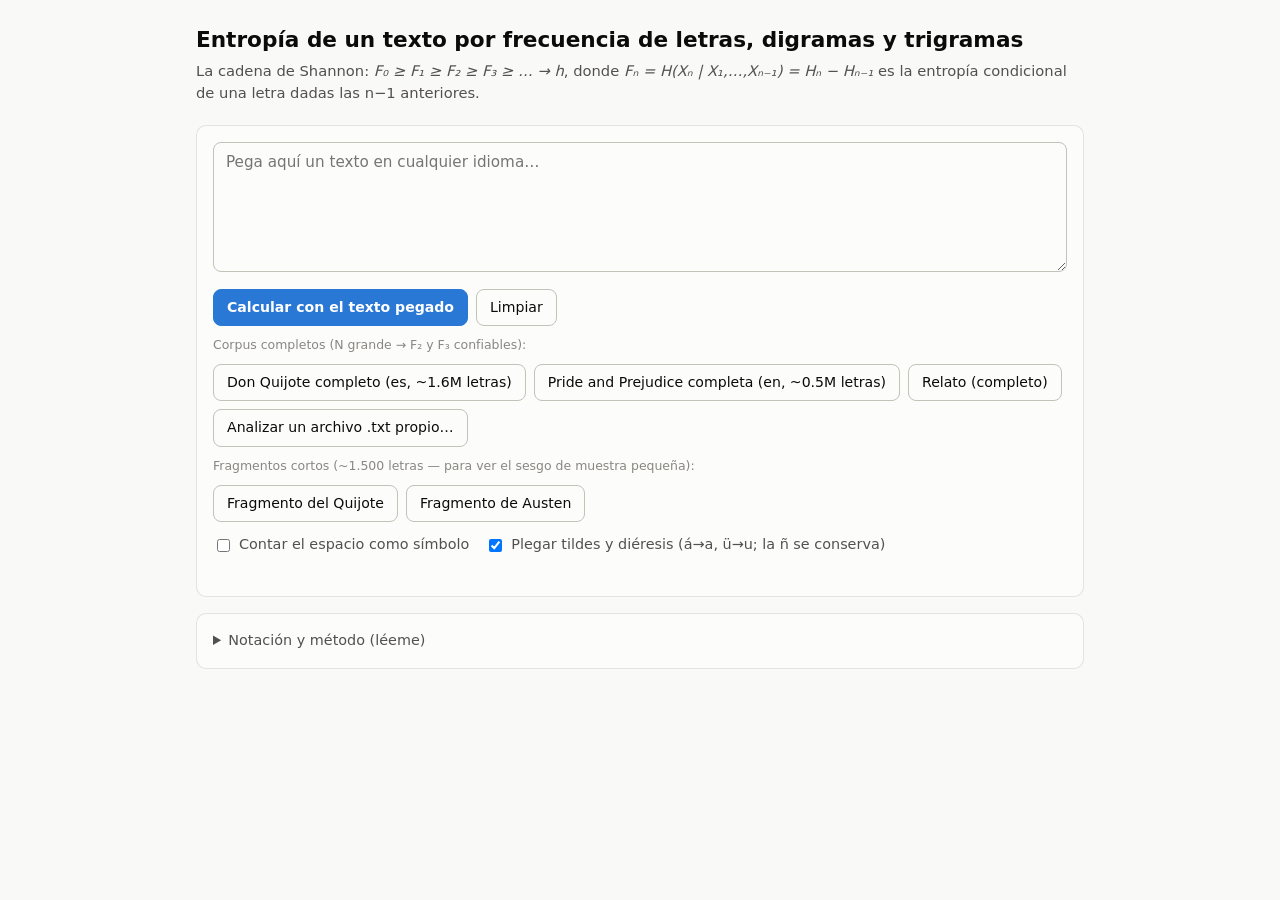
<file: entropia/entropia-ngramas.html>
<!DOCTYPE html>
<html lang="es">
<head>
<meta charset="UTF-8">
<meta name="viewport" content="width=device-width, initial-scale=1.0">
<title>Entropía de un texto — frecuencia de letras</title>
<style>
  :root {
    color-scheme: light;
    --page: #f9f9f7;
    --surface-1: #fcfcfb;
    --text-primary: #0b0b0b;
    --text-secondary: #52514e;
    --muted: #898781;
    --grid: #e1e0d9;
    --baseline: #c3c2b7;
    --border: rgba(11,11,11,0.10);
    --series-1: #2a78d6;
    --series-2: #eb6834;
    --series-3: #1baf7a;
    --status-good: #0ca30c;
    --status-warn: #fab219;
    --status-crit: #d03b3b;
    --band: rgba(42,120,214,0.08);
  }
  @media (prefers-color-scheme: dark) {
    :root {
      color-scheme: dark;
      --page: #0d0d0d;
      --surface-1: #1a1a19;
      --text-primary: #f0efec;
      --text-secondary: #c3c2b7;
      --muted: #898781;
      --grid: #2c2c2a;
      --baseline: #383835;
      --border: rgba(255,255,255,0.10);
      --series-1: #3987e5;
      --series-2: #d95926;
      --series-3: #199e70;
      --band: rgba(57,135,229,0.12);
    }
  }
  * { box-sizing: border-box; }
  body { margin: 0; background: var(--page); color: var(--text-primary);
    font-family: system-ui, -apple-system, "Segoe UI", sans-serif; line-height: 1.5; }
  .wrap { max-width: 920px; margin: 0 auto; padding: 24px 16px 48px; }
  h1 { font-size: 1.35rem; margin: 0 0 4px; }
  .sub { color: var(--text-secondary); font-size: 0.92rem; margin: 0 0 20px; }
  .card { background: var(--surface-1); border: 1px solid var(--border);
    border-radius: 10px; padding: 16px; margin-bottom: 16px; }
  textarea { width: 100%; min-height: 130px; resize: vertical; background: var(--surface-1);
    color: var(--text-primary); border: 1px solid var(--baseline); border-radius: 8px;
    padding: 10px 12px; font-family: inherit; font-size: 0.95rem; }
  textarea:focus { outline: 2px solid var(--series-1); outline-offset: 1px; }
  .row { display: flex; flex-wrap: wrap; gap: 8px; align-items: center; margin: 10px 0 0; }
  .row-label { width: 100%; font-size: 0.78rem; color: var(--muted); margin-top: 10px; }
  button { font: inherit; font-size: 0.88rem; padding: 7px 13px; border-radius: 8px;
    border: 1px solid var(--baseline); background: var(--surface-1); color: var(--text-primary); cursor: pointer; }
  button:hover { border-color: var(--series-1); }
  button.primary { background: var(--series-1); border-color: var(--series-1); color: #fff; font-weight: 600; }
  button:disabled { opacity: 0.5; cursor: wait; }
  .opts { display: flex; flex-wrap: wrap; gap: 16px; margin-top: 12px; font-size: 0.9rem; color: var(--text-secondary); }
  .opts label { display: flex; align-items: center; gap: 6px; cursor: pointer; }
  .fuente { font-size: 0.85rem; color: var(--text-secondary); margin-top: 10px; }
  .tiles { display: grid; grid-template-columns: repeat(auto-fit, minmax(160px, 1fr)); gap: 12px; margin-bottom: 16px; }
  .tile { background: var(--surface-1); border: 1px solid var(--border); border-radius: 10px; padding: 12px 14px; }
  .tile .label { font-size: 0.8rem; color: var(--text-secondary); margin-bottom: 2px; }
  .tile .label i { font-family: Georgia, serif; }
  .tile .value { font-size: 1.45rem; font-weight: 650; }
  .tile .unit { font-size: 0.78rem; color: var(--muted); font-weight: 400; margin-left: 2px; }
  .badge { display: inline-flex; align-items: center; gap: 4px; font-size: 0.72rem; font-weight: 600;
    margin-top: 4px; padding: 1px 7px; border-radius: 99px; border: 1px solid currentColor; }
  .b-good { color: var(--status-good); }
  .b-warn { color: var(--status-warn); }
  .b-crit { color: var(--status-crit); }
  @media (prefers-color-scheme: light) { .b-warn { color: #9a6b00; } }
  h2 { font-size: 1.02rem; margin: 0 0 10px; }
  h3 { font-size: 0.9rem; margin: 14px 0 6px; color: var(--text-secondary); }
  .legend { display: flex; flex-wrap: wrap; gap: 14px; font-size: 0.8rem; color: var(--text-secondary); margin-top: 8px; }
  .legend span { display: inline-flex; align-items: center; gap: 6px; }
  .dot { width: 10px; height: 10px; border-radius: 50%; display: inline-block; }
  .freq-head, .freq-row { display: grid; grid-template-columns: 2.2em 1fr 4.5em 4.8em; gap: 8px;
    align-items: center; font-size: 0.88rem; }
  .freq-head { color: var(--muted); font-size: 0.76rem; padding-bottom: 6px;
    border-bottom: 1px solid var(--grid); margin-bottom: 6px; }
  .freq-row { padding: 2px 0; border-radius: 6px; }
  .freq-row:hover { background: color-mix(in srgb, var(--series-1) 10%, transparent); }
  .sym { font-weight: 600; text-align: center; }
  .bar-track { height: 13px; }
  .bar { height: 100%; background: var(--series-1); border-radius: 0 4px 4px 0; min-width: 2px; }
  .num { text-align: right; font-variant-numeric: tabular-nums; color: var(--text-secondary); }
  .cols2 { display: grid; grid-template-columns: 1fr 1fr; gap: 20px; }
  @media (max-width: 640px) { .cols2 { grid-template-columns: 1fr; } }
  .mini-table { width: 100%; border-collapse: collapse; font-size: 0.85rem; }
  .mini-table th { text-align: left; color: var(--muted); font-weight: 500; font-size: 0.76rem;
    border-bottom: 1px solid var(--grid); padding: 3px 6px; }
  .mini-table td { padding: 3px 6px; border-bottom: 1px solid var(--grid); font-variant-numeric: tabular-nums; }
  .mini-table td:nth-child(n+2) { text-align: right; color: var(--text-secondary); }
  .mini-table td:first-child { font-weight: 600; }
  .hist-table { width: 100%; border-collapse: collapse; font-size: 0.84rem; }
  .hist-table th { text-align: left; color: var(--muted); font-weight: 500; font-size: 0.76rem;
    border-bottom: 1px solid var(--grid); padding: 4px 6px 6px; }
  .hist-table td { padding: 5px 6px; border-bottom: 1px solid var(--grid); font-variant-numeric: tabular-nums; }
  .hist-table td:nth-child(n+2) { text-align: right; }
  .note { font-size: 0.85rem; color: var(--text-secondary); }
  .empty { color: var(--muted); font-size: 0.88rem; }
  #tooltip { position: fixed; pointer-events: none; background: var(--text-primary); color: var(--page);
    padding: 6px 10px; border-radius: 6px; font-size: 0.78rem; line-height: 1.4; z-index: 10;
    display: none; max-width: 250px; }
  details summary { cursor: pointer; color: var(--text-secondary); font-size: 0.9rem; }
  .formula { text-align: center; font-size: 1.02rem; margin: 10px 0; font-family: Georgia, serif; font-style: italic; }
  .chart-svg text { font-family: system-ui, -apple-system, "Segoe UI", sans-serif; }
  .status-msg { font-size: 0.85rem; color: var(--text-secondary); margin-top: 8px; min-height: 1.2em; }
</style>
</head>
<body>
<div class="wrap">
  <h1>Entropía de un texto por frecuencia de letras, digramas y trigramas</h1>
  <p class="sub">La cadena de Shannon: <span style="font-style:italic">F₀ ≥ F₁ ≥ F₂ ≥ F₃ ≥ … → h</span>, donde
  <span style="font-style:italic">Fₙ = H(Xₙ | X₁,…,Xₙ₋₁) = Hₙ − Hₙ₋₁</span> es la entropía condicional de una letra dadas las n−1 anteriores.</p>

  <div class="card">
    <textarea id="texto" placeholder="Pega aquí un texto en cualquier idioma…" spellcheck="false"></textarea>
    <div class="row">
      <button class="primary" id="btn-calc">Calcular con el texto pegado</button>
      <button id="btn-clear">Limpiar</button>
    </div>
    <div class="row-label">Corpus completos (N grande → F₂ y F₃ confiables):</div>
    <div class="row">
      <button id="btn-quijote">Don Quijote completo (es, ~1.6M letras)</button>
      <button id="btn-pride">Pride and Prejudice completa (en, ~0.5M letras)</button>
      <button id="btn-relato">Relato (completo)</button>
      <button id="btn-file">Analizar un archivo .txt propio…</button>
      <input type="file" id="file-input" accept=".txt,text/plain" style="display:none">
    </div>
    <div class="row-label">Fragmentos cortos (~1.500 letras — para ver el sesgo de muestra pequeña):</div>
    <div class="row">
      <button id="btn-es">Fragmento del Quijote</button>
      <button id="btn-en">Fragmento de Austen</button>
    </div>
    <div class="opts">
      <label><input type="checkbox" id="opt-space"> Contar el espacio como símbolo</label>
      <label><input type="checkbox" id="opt-fold" checked> Plegar tildes y diéresis (á→a, ü→u; la ñ se conserva)</label>
    </div>
    <div class="status-msg" id="status"></div>
  </div>

  <div id="resultados" style="display:none">
    <div class="fuente" style="margin-bottom:8px"><strong>Último análisis:</strong> <span id="fuente-nombre">–</span></div>
    <div class="tiles">
      <div class="tile"><div class="label"><i>F₀</i> = log₂ k (máximo)</div><div class="value"><span id="r-f0">–</span><span class="unit">bits</span></div></div>
      <div class="tile"><div class="label"><i>F₁</i> = H₁ (unigramas)</div><div class="value"><span id="r-f1">–</span><span class="unit">bits/letra</span></div><span class="badge" id="b-f1"></span></div>
      <div class="tile"><div class="label"><i>F₂</i> = H₂ − H₁ (digramas)</div><div class="value"><span id="r-f2">–</span><span class="unit">bits/letra</span></div><span class="badge" id="b-f2"></span></div>
      <div class="tile"><div class="label"><i>F₃</i> = H₃ − H₂ (trigramas)</div><div class="value"><span id="r-f3">–</span><span class="unit">bits/letra</span></div><span class="badge" id="b-f3"></span></div>
      <div class="tile"><div class="label">Símbolos: total N / distintos k</div><div class="value" style="font-size:1.1rem"><span id="r-n">–</span></div></div>
    </div>

    <div class="card">
      <h2>La cadena descendente F₀ → F₁ → F₂ → F₃</h2>
      <div id="chart"></div>
      <div class="legend" id="chart-legend"></div>
      <p class="note" style="margin-bottom:0">La franja sombreada marca h ≈ 1.0–1.3 bits/letra: la tasa de entropía estimada en la literatura para lenguas europeas con contexto largo (Shannon 1951; Cover &amp; King 1978; Takahira et al. 2016). La cadena que calculamos aquí apenas empieza a descender hacia ella: F₃ todavía está lejos del límite.</p>
    </div>

    <div class="card">
      <h2>Frecuencias</h2>
      <div class="freq-head"><div style="text-align:center">s</div><div></div><div style="text-align:right">pᵢ (%)</div><div style="text-align:right">−pᵢlog₂pᵢ</div></div>
      <div id="freq-list"></div>
      <p class="note">La última columna es el aporte de cada símbolo a H₁; su suma es exactamente F₁. Pasa el cursor sobre una fila para el detalle.</p>
      <div class="cols2">
        <div><h3>Digramas más frecuentes</h3><table class="mini-table"><thead><tr><th>s₁s₂</th><th>cuenta</th><th>p (%)</th></tr></thead><tbody id="top-di"></tbody></table></div>
        <div><h3>Trigramas más frecuentes</h3><table class="mini-table"><thead><tr><th>s₁s₂s₃</th><th>cuenta</th><th>p (%)</th></tr></thead><tbody id="top-tri"></tbody></table></div>
      </div>
    </div>

    <div class="card">
      <h2>Comparación de textos analizados</h2>
      <table class="hist-table" id="hist">
        <thead><tr><th>Texto</th><th>N</th><th>k</th><th>F₀</th><th>F₁</th><th>F₂</th><th>F₃</th><th>1 − F₃/F₀</th></tr></thead>
        <tbody></tbody>
      </table>
      <p class="empty" id="hist-empty">Cada análisis se agrega aquí; las tres más recientes se dibujan en la gráfica.</p>
      <p class="note" style="margin-bottom:0">⚠ marca valores no confiables por texto corto (ver nota metodológica). La última columna es una cota <em>inferior</em> burda de la redundancia: la real, con contexto largo, es mayor (~70–86%).</p>
    </div>
  </div>

  <div class="card">
    <details>
      <summary>Notación y método (léeme)</summary>
      <div class="note" style="margin-top:10px">
        <p class="formula">Hₙ = −Σ p(s₁…sₙ) log₂ p(s₁…sₙ) &nbsp;&nbsp;&nbsp; Fₙ = Hₙ − Hₙ₋₁ = H(Xₙ | X₁,…,Xₙ₋₁)</p>
        <p><strong>1. Normalización.</strong> Minúsculas; se conservan solo letras Unicode y, opcionalmente, el espacio (␣). Puntuación y dígitos se descartan. Si no incluyes el espacio, los n-gramas cruzan fronteras de palabra (convención estándar al tratar el texto como flujo de letras).</p>
        <p><strong>2. La cadena.</strong> F₀ = log₂ k es la incertidumbre con alfabeto uniforme. F₁ usa solo frecuencias de letras aisladas. F₂ es la incertidumbre de una letra <em>dada la anterior</em> (tras «q» casi siempre viene «u»: ese contexto aporta ~0 bits). F₃ condiciona en las dos anteriores. La cadena es decreciente porque condicionar nunca aumenta la entropía, y su límite h = lim Fₙ es la tasa de entropía del idioma: ~1.0–1.3 bits/letra para lenguas europeas, solo alcanzable con contexto largo (léxico, sintaxis, semántica), no con tablas de n-gramas.</p>
        <p><strong>3. Sesgo de muestra pequeña.</strong> El estimador de máxima verosimilitud subestima Hₙ cuando hay pocas observaciones por n-grama (sesgo ≈ −(mₙ−1)/(2N ln 2), con mₙ n-gramas distintos observados): los n-gramas nunca vistos cuentan como imposibles y la cadena parece caer más rápido de lo real. Regla usada aquí para marcar confiabilidad, con la cuenta promedio por n-grama observado N/mₙ: <span class="b-good">✓ ≥ 20</span>, <span class="b-warn">⚠ 5–20</span>, <span class="b-crit">✕ &lt; 5</span>. Con ~1.500 letras F₂ ya es dudoso y F₃ no es confiable; por eso están los corpus completos. Más allá de F₃ nadie cuenta n-gramas: se usa compresión (PPM) o predicción (humana o con modelos de lenguaje).</p>
        <p><strong>4. Referencias clásicas.</strong> Inglés (Shannon 1951, 26 letras): F₀ 4.70, F₁ 4.14, F₂ 3.56, F₃ ≈ 3.3; con 100 letras de contexto, 0.6–1.3 bits/letra. Español: F₁ ≈ 4.0 (Guerrero 2009). Compara tus resultados contra estos.</p>
      </div>
    </details>
  </div>
</div>

<div id="tooltip"></div>

<script>
const TEXTO_ES = `En un lugar de la Mancha, de cuyo nombre no quiero acordarme, no ha mucho tiempo que vivía un hidalgo de los de lanza en astillero, adarga antigua, rocín flaco y galgo corredor. Una olla de algo más vaca que carnero, salpicón las más noches, duelos y quebrantos los sábados, lantejas los viernes, algún palomino de añadidura los domingos, consumían las tres partes de su hacienda. El resto della concluían sayo de velarte, calzas de velludo para las fiestas, con sus pantuflos de lo mesmo, y los días de entresemana se honraba con su vellorí de lo más fino. Tenía en su casa una ama que pasaba de los cuarenta y una sobrina que no llegaba a los veinte, y un mozo de campo y plaza que así ensillaba el rocín como tomaba la podadera. Frisaba la edad de nuestro hidalgo con los cincuenta años; era de complexión recia, seco de carnes, enjuto de rostro, gran madrugador y amigo de la caza. Quieren decir que tenía el sobrenombre de Quijada, o Quesada, que en esto hay alguna diferencia en los autores que deste caso escriben; aunque por conjeturas verosímiles se deja entender que se llamaba Quijana. Pero esto importa poco a nuestro cuento: basta que en la narración dél no se salga un punto de la verdad.

En resolución, él se enfrascó tanto en su lectura, que se le pasaban las noches leyendo de claro en claro, y los días de turbio en turbio; y así, del poco dormir y del mucho leer, se le secó el celebro de manera que vino a perder el juicio. Llenósele la fantasía de todo aquello que leía en los libros, así de encantamentos como de pendencias, batallas, desafíos, heridas, requiebros, amores, tormentas y disparates imposibles.`;

const TEXTO_EN = `It is a truth universally acknowledged, that a single man in possession of a good fortune, must be in want of a wife. However little known the feelings or views of such a man may be on his first entering a neighbourhood, this truth is so well fixed in the minds of the surrounding families, that he is considered as the rightful property of some one or other of their daughters.

"My dear Mr. Bennet," said his lady to him one day, "have you heard that Netherfield Park is let at last?" Mr. Bennet replied that he had not. "But it is," returned she; "for Mrs. Long has just been here, and she told me all about it." Mr. Bennet made no answer. "Do you want to know who has taken it?" cried his wife impatiently. "You want to tell me, and I have no objection to hearing it." This was invitation enough.

"Why, my dear, you must know, Mrs. Long says that Netherfield is taken by a young man of large fortune from the north of England; that he came down on Monday in a chaise and four to see the place, and was so much delighted with it that he agreed with Mr. Morris immediately; that he is to take possession before Michaelmas, and some of his servants are to be in the house by the end of next week."`;

const corpusCache = {};
const historia = [];
const SERIES = ['--series-1', '--series-2', '--series-3'];
const letraRe = /\p{L}/u;
const marcaRe = /\p{M}/gu;
const mapCache = new Map();

function mapChar(ch, fold) {
  const key = ch + (fold ? '1' : '0');
  let v = mapCache.get(key);
  if (v !== undefined) return v;
  if (letraRe.test(ch)) {
    let c = ch;
    if (fold && c !== 'ñ') {
      c = c.normalize('NFD').replace(marcaRe, '');
      if (!letraRe.test(c)) c = null;
    }
    v = c;
  } else v = null;
  mapCache.set(key, v);
  return v;
}

function normalizar(texto, fold, incluirEspacio) {
  const t = texto.toLowerCase().normalize('NFC');
  const out = [];
  let prevSpace = true;
  for (const ch of t) {
    if (/\s/.test(ch)) {
      if (incluirEspacio && !prevSpace) { out.push(' '); prevSpace = true; }
      continue;
    }
    const c = mapChar(ch, fold);
    if (c !== null) { out.push(c); prevSpace = false; }
  }
  if (out.length && out[out.length - 1] === ' ') out.pop();
  return out;
}

function entropiaDe(counts, total) {
  let H = 0;
  for (const c of counts.values()) { const p = c / total; H -= p * Math.log2(p); }
  return H;
}

function contarNgramas(s, n) {
  const m = new Map();
  const L = s.length - n + 1;
  for (let i = 0; i < L; i++) {
    let key = s[i];
    for (let j = 1; j < n; j++) key += s[i + j];
    m.set(key, (m.get(key) || 0) + 1);
  }
  return m;
}

function fiabilidad(total, distintos) {
  const r = total / distintos;
  if (r >= 20) return { cls: 'b-good', txt: '✓ confiable', nivel: 0, r };
  if (r >= 5) return { cls: 'b-warn', txt: '⚠ precaución', nivel: 1, r };
  return { cls: 'b-crit', txt: '✕ no confiable', nivel: 2, r };
}

function analizar(texto, nombre) {
  const fold = document.getElementById('opt-fold').checked;
  const esp = document.getElementById('opt-space').checked;
  const s = normalizar(texto, fold, esp);
  const N = s.length;
  if (N < 10) { setStatus('No hay suficientes letras en el texto.'); return; }

  const uni = contarNgramas(s, 1);
  const di = contarNgramas(s, 2);
  const tri = contarNgramas(s, 3);
  const k = uni.size;
  const H1 = entropiaDe(uni, N);
  const H2 = entropiaDe(di, N - 1);
  const H3 = entropiaDe(tri, N - 2);
  const F0 = Math.log2(k);
  const F1 = H1, F2 = H2 - H1, F3 = H3 - H2;
  const fb = [fiabilidad(N, k), fiabilidad(N - 1, di.size), fiabilidad(N - 2, tri.size)];

  const extras = [];
  if (esp) extras.push('con espacio');
  if (!fold) extras.push('con tildes');
  const etiqueta = nombre + (extras.length ? ' · ' + extras.join(', ') : '');

  const res = { nombre: etiqueta, N, k, F0, F1, F2, F3, fb };
  historia.unshift(res);
  mostrar(res, uni, di, tri, N);
  setStatus('');
}

function fmt(x) { return x.toFixed(3); }

function mostrar(res, uni, di, tri, N) {
  document.getElementById('resultados').style.display = '';
  document.getElementById('fuente-nombre').textContent = res.nombre;
  document.getElementById('r-f0').textContent = fmt(res.F0);
  document.getElementById('r-f1').textContent = fmt(res.F1);
  document.getElementById('r-f2').textContent = fmt(res.F2);
  document.getElementById('r-f3').textContent = fmt(res.F3);
  document.getElementById('r-n').textContent = res.N.toLocaleString('es') + ' / ' + res.k;
  const ids = ['b-f1', 'b-f2', 'b-f3'];
  ids.forEach((id, i) => {
    const b = document.getElementById(id);
    const f = res.fb[i];
    b.className = 'badge ' + f.cls;
    b.textContent = f.txt;
    b.title = 'Cuenta promedio por n-grama observado: ' + f.r.toFixed(1);
  });

  // tabla de frecuencias de unigramas
  const filas = [...uni.entries()].map(([sym, c]) => {
    const p = c / N; return { sym, c, p, aporte: -p * Math.log2(p) };
  }).sort((a, b) => b.c - a.c);
  const list = document.getElementById('freq-list');
  list.innerHTML = '';
  const pMax = filas[0].p;
  for (const f of filas) {
    const row = document.createElement('div');
    row.className = 'freq-row';
    const simbolo = f.sym === ' ' ? '␣' : f.sym;
    row.innerHTML = '<div class="sym">' + simbolo + '</div>' +
      '<div class="bar-track"><div class="bar" style="width:' + (100 * f.p / pMax).toFixed(2) + '%"></div></div>' +
      '<div class="num">' + (100 * f.p).toFixed(2) + '</div>' +
      '<div class="num">' + f.aporte.toFixed(4) + '</div>';
    row.addEventListener('mousemove', e => tooltip(e, '<strong>' + simbolo + '</strong> — ' +
      f.c.toLocaleString('es') + ' de ' + N.toLocaleString('es') + '<br>p = ' + (100 * f.p).toFixed(3) +
      ' %<br>aporte a F₁: ' + f.aporte.toFixed(4) + ' bits'));
    row.addEventListener('mouseleave', hideTooltip);
    list.appendChild(row);
  }

  // top digramas / trigramas
  const fill = (id, m, total) => {
    const tb = document.getElementById(id);
    tb.innerHTML = '';
    [...m.entries()].sort((a, b) => b[1] - a[1]).slice(0, 12).forEach(([g, c]) => {
      const tr = document.createElement('tr');
      tr.innerHTML = '<td>' + g.replaceAll(' ', '␣') + '</td><td>' + c.toLocaleString('es') +
        '</td><td>' + (100 * c / total).toFixed(2) + '</td>';
      tb.appendChild(tr);
    });
  };
  fill('top-di', di, N - 1);
  fill('top-tri', tri, N - 2);

  // historial
  const tbody = document.querySelector('#hist tbody');
  tbody.innerHTML = '';
  for (const h of historia) {
    const w = i => (h.fb[i].nivel === 2 ? ' ⚠' : '');
    const red = (1 - h.F3 / h.F0) * 100;
    const tr = document.createElement('tr');
    tr.innerHTML = '<td>' + h.nombre + '</td><td>' + h.N.toLocaleString('es') + '</td><td>' + h.k +
      '</td><td>' + fmt(h.F0) + '</td><td>' + fmt(h.F1) + '</td><td>' + fmt(h.F2) + w(1) +
      '</td><td>' + fmt(h.F3) + w(2) + '</td><td>' + red.toFixed(1) + ' %</td>';
    tbody.appendChild(tr);
  }
  document.getElementById('hist-empty').style.display = historia.length ? 'none' : '';

  dibujarCadena();
}

function cssVar(name) { return getComputedStyle(document.documentElement).getPropertyValue(name).trim(); }

function dibujarCadena() {
  const series = historia.slice(0, 3);
  const W = 640, H = 300, mL = 44, mR = 16, mT = 14, mB = 34;
  const yMax = 5.5;
  const x = n => mL + n * (W - mL - mR) / 3;
  const y = v => mT + (1 - v / yMax) * (H - mT - mB);
  let svg = '<svg class="chart-svg" viewBox="0 0 ' + W + ' ' + H + '" style="width:100%;height:auto" role="img" aria-label="Cadena de entropías condicionales">';
  // franja h literatura 1.0–1.3
  svg += '<rect x="' + mL + '" y="' + y(1.3) + '" width="' + (W - mL - mR) + '" height="' + (y(1.0) - y(1.3)) + '" fill="var(--band)"/>';
  svg += '<text x="' + (W - mR - 4) + '" y="' + (y(1.3) - 5) + '" text-anchor="end" font-size="11" fill="var(--muted)">h ≈ 1.0–1.3 (literatura, contexto largo)</text>';
  // gridlines + eje y
  for (let v = 0; v <= 5; v++) {
    svg += '<line x1="' + mL + '" y1="' + y(v) + '" x2="' + (W - mR) + '" y2="' + y(v) + '" stroke="var(--grid)" stroke-width="1"/>';
    svg += '<text x="' + (mL - 8) + '" y="' + (y(v) + 4) + '" text-anchor="end" font-size="11" fill="var(--muted)">' + v + '</text>';
  }
  svg += '<text x="12" y="' + (H / 2) + '" font-size="11" fill="var(--muted)" transform="rotate(-90 12 ' + (H / 2) + ')" text-anchor="middle">bits/letra</text>';
  // eje x
  ['F₀', 'F₁', 'F₂', 'F₃'].forEach((lab, n) => {
    svg += '<text x="' + x(n) + '" y="' + (H - 10) + '" text-anchor="middle" font-size="12" fill="var(--text-secondary)">' + lab + '</text>';
  });
  svg += '<line x1="' + mL + '" y1="' + y(0) + '" x2="' + (W - mR) + '" y2="' + y(0) + '" stroke="var(--baseline)" stroke-width="1"/>';
  // series (más antigua primero para que la reciente quede encima)
  for (let si = series.length - 1; si >= 0; si--) {
    const s = series[si];
    const col = 'var(' + SERIES[si] + ')';
    const vals = [s.F0, s.F1, s.F2, s.F3];
    const pts = vals.map((v, n) => x(n) + ',' + y(v)).join(' ');
    svg += '<polyline points="' + pts + '" fill="none" stroke="' + col + '" stroke-width="2"/>';
    vals.forEach((v, n) => {
      svg += '<circle cx="' + x(n) + '" cy="' + y(v) + '" r="4.5" fill="' + col + '" stroke="var(--surface-1)" stroke-width="2"/>';
      if (si === 0) svg += '<text x="' + x(n) + '" y="' + (y(v) - 10) + '" text-anchor="middle" font-size="11" fill="var(--text-secondary)">' + v.toFixed(2) + '</text>';
    });
  }
  svg += '</svg>';
  document.getElementById('chart').innerHTML = svg;
  const leg = document.getElementById('chart-legend');
  leg.innerHTML = '';
  series.forEach((s, i) => {
    const sp = document.createElement('span');
    sp.innerHTML = '<span class="dot" style="background:var(' + SERIES[i] + ')"></span>' + s.nombre;
    leg.appendChild(sp);
  });
}

function tooltip(e, html) {
  const tt = document.getElementById('tooltip');
  tt.innerHTML = html;
  tt.style.display = 'block';
  tt.style.left = Math.min(e.clientX + 14, window.innerWidth - 230) + 'px';
  tt.style.top = (e.clientY + 14) + 'px';
}
function hideTooltip() { document.getElementById('tooltip').style.display = 'none'; }
function setStatus(msg) { document.getElementById('status').textContent = msg; }

async function cargarCorpus(ruta, nombre, boton) {
  const b = document.getElementById(boton);
  try {
    b.disabled = true;
    setStatus('Cargando ' + nombre + '…');
    if (!corpusCache[ruta]) {
      const r = await fetch(ruta);
      if (!r.ok) throw new Error(r.status);
      corpusCache[ruta] = await r.text();
    }
    setStatus('Calculando n-gramas de ' + nombre + '…');
    setTimeout(() => { analizar(corpusCache[ruta], nombre); b.disabled = false; }, 30);
  } catch (err) {
    b.disabled = false;
    setStatus('No se pudo cargar el corpus (' + err.message + ').');
  }
}

document.getElementById('btn-calc').addEventListener('click', () => {
  const t = document.getElementById('texto').value;
  const n = normalizar(t, true, false).length;
  analizar(t, 'Texto pegado (' + n.toLocaleString('es') + ' letras)');
});
document.getElementById('btn-clear').addEventListener('click', () => { document.getElementById('texto').value = ''; });
document.getElementById('btn-es').addEventListener('click', () => {
  document.getElementById('texto').value = TEXTO_ES;
  analizar(TEXTO_ES, 'Quijote, fragmento (es)');
});
document.getElementById('btn-en').addEventListener('click', () => {
  document.getElementById('texto').value = TEXTO_EN;
  analizar(TEXTO_EN, 'Austen, fragmento (en)');
});
document.getElementById('btn-quijote').addEventListener('click', () => cargarCorpus('texts/quijote.txt', 'Don Quijote completo (es, 1605)', 'btn-quijote'));
document.getElementById('btn-pride').addEventListener('click', () => cargarCorpus('texts/prideprejudice.txt', 'Pride and Prejudice completa (en, 1813)', 'btn-pride'));
document.getElementById('btn-relato').addEventListener('click', () => cargarCorpus('texts/relato.txt', 'Relato', 'btn-relato'));
document.getElementById('btn-file').addEventListener('click', () => document.getElementById('file-input').click());
document.getElementById('file-input').addEventListener('change', e => {
  const f = e.target.files[0];
  if (!f) return;
  const reader = new FileReader();
  reader.onload = () => { analizar(reader.result, f.name); };
  reader.readAsText(f, 'UTF-8');
  e.target.value = '';
});
</script>
</body>
</html>
</file>
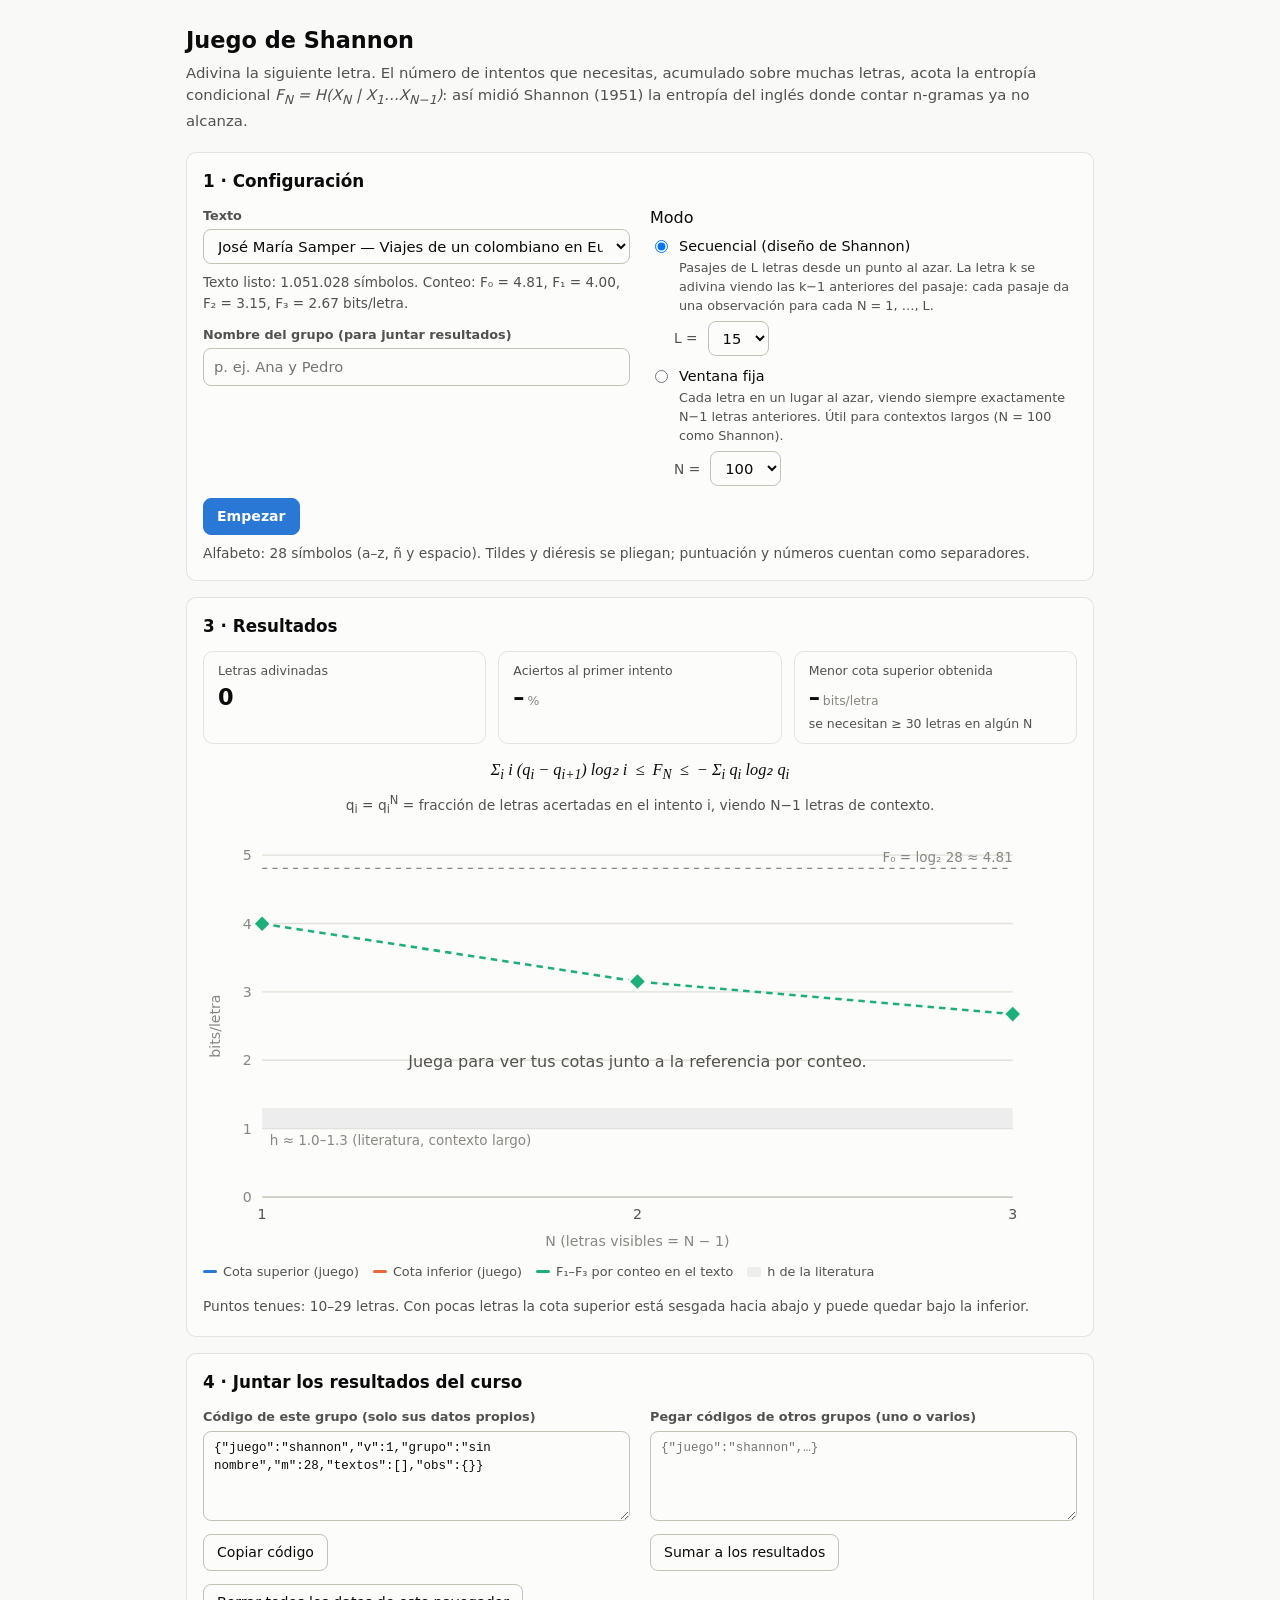
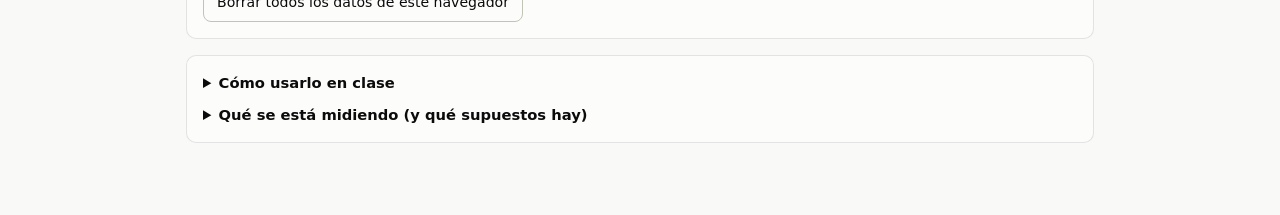
<file: entropia/juego-shannon.html>
<!DOCTYPE html>
<html lang="es">
<head>
<meta charset="UTF-8">
<meta name="viewport" content="width=device-width, initial-scale=1.0">
<title>Juego de Shannon — ¿cuánta información lleva cada letra?</title>
<style>
  :root {
    color-scheme: light;
    --page: #f9f9f7;
    --surface-1: #fcfcfb;
    --text-primary: #0b0b0b;
    --text-secondary: #52514e;
    --muted: #898781;
    --grid: #e1e0d9;
    --baseline: #c3c2b7;
    --border: rgba(11,11,11,0.10);
    --series-1: #2a78d6;
    --series-2: #eb6834;
    --series-3: #1baf7a;
    --band-1: rgba(42,120,214,0.10);
    --band-h: rgba(137,135,129,0.12);
    --good: #0ca30c;
    --good-text: #006300;
    --warn-text: #8a5f00;
    --crit: #d03b3b;
    --wash: rgba(11,11,11,0.05);
  }
  @media (prefers-color-scheme: dark) {
    :root {
      color-scheme: dark;
      --page: #0d0d0d;
      --surface-1: #1a1a19;
      --text-primary: #f0efec;
      --text-secondary: #c3c2b7;
      --muted: #898781;
      --grid: #2c2c2a;
      --baseline: #383835;
      --border: rgba(255,255,255,0.10);
      --series-1: #3987e5;
      --series-2: #d95926;
      --series-3: #199e70;
      --band-1: rgba(57,135,229,0.16);
      --band-h: rgba(137,135,129,0.16);
      --good: #0ca30c;
      --good-text: #0ca30c;
      --warn-text: #fab219;
      --crit: #e66767;
      --wash: rgba(255,255,255,0.06);
    }
  }
  * { box-sizing: border-box; }
  body { margin: 0; background: var(--page); color: var(--text-primary);
    font-family: system-ui, -apple-system, "Segoe UI", sans-serif; line-height: 1.5; }
  .wrap { max-width: 940px; margin: 0 auto; padding: 24px 16px 56px; }
  h1 { font-size: 1.4rem; margin: 0 0 4px; }
  .sub { color: var(--text-secondary); font-size: 0.93rem; margin: 0 0 20px; }
  .card { background: var(--surface-1); border: 1px solid var(--border); border-radius: 10px;
    padding: 16px; margin-bottom: 16px; }
  h2 { font-size: 1.05rem; margin: 0 0 12px; }
  h3 { font-size: 0.9rem; margin: 14px 0 6px; color: var(--text-secondary); }
  .grid-cfg { display: grid; grid-template-columns: 1fr 1fr; gap: 14px 20px; }
  @media (max-width: 700px) { .grid-cfg { grid-template-columns: 1fr; } }
  label.blk { display: block; font-size: 0.8rem; color: var(--text-secondary); margin-bottom: 4px; font-weight: 600; }
  select, input[type=text], textarea {
    font: inherit; font-size: 0.92rem; width: 100%; background: var(--surface-1); color: var(--text-primary);
    border: 1px solid var(--baseline); border-radius: 8px; padding: 7px 10px; }
  textarea { min-height: 110px; resize: vertical; }
  select:focus, input:focus, textarea:focus { outline: 2px solid var(--series-1); outline-offset: 1px; }
  .radio { display: flex; gap: 8px; align-items: flex-start; font-size: 0.9rem; margin: 6px 0; cursor: pointer; }
  .radio input { margin-top: 4px; }
  .radio small { display: block; color: var(--text-secondary); font-size: 0.8rem; }
  .inline { display: flex; gap: 10px; align-items: center; margin-top: 6px; flex-wrap: wrap; }
  .inline select { width: auto; }
  button { font: inherit; font-size: 0.88rem; padding: 7px 13px; border-radius: 8px;
    border: 1px solid var(--baseline); background: var(--surface-1); color: var(--text-primary); cursor: pointer; }
  button:hover:not(:disabled) { border-color: var(--series-1); }
  button.primary { background: var(--series-1); border-color: var(--series-1); color: #fff; font-weight: 600; }
  button:disabled { opacity: 0.5; cursor: not-allowed; }
  .row { display: flex; flex-wrap: wrap; gap: 8px; align-items: center; margin-top: 12px; }
  .msg { font-size: 0.85rem; color: var(--text-secondary); min-height: 1.3em; margin-top: 8px; }
  .ref-line { font-size: 0.85rem; color: var(--text-secondary); margin-top: 8px; font-variant-numeric: tabular-nums; }

  /* juego */
  .estado { display: flex; flex-wrap: wrap; justify-content: space-between; gap: 8px;
    font-size: 0.86rem; color: var(--text-secondary); margin-bottom: 10px; }
  .estado strong { color: var(--text-primary); }
  .ventana { font-family: ui-monospace, "SF Mono", Menlo, Consolas, monospace; font-size: 1.55rem;
    line-height: 1.75; letter-spacing: 0.04em; padding: 14px 16px; border-radius: 10px;
    background: var(--wash); min-height: 4.2em; word-break: break-all; }
  .ventana .sp { color: var(--muted); opacity: 0.7; }
  .ventana .dots { color: var(--muted); }
  .ventana.largo { font-size: 1.12rem; }
  .slot { display: inline-block; min-width: 1.15em; text-align: center; border: 2px solid var(--series-1);
    border-radius: 6px; margin-left: 2px; padding: 0 2px; line-height: 1.3; animation: pulso 1.2s ease-in-out infinite; }
  .slot.ok { border-color: var(--good); color: var(--good-text); animation: none; font-weight: 700; }
  .slot.skip { border-color: var(--muted); color: var(--muted); animation: none; }
  @keyframes pulso { 0%,100% { border-color: var(--series-1); } 50% { border-color: transparent; } }
  .info-intento { display: flex; flex-wrap: wrap; gap: 16px; align-items: center; margin: 10px 0 4px; font-size: 0.92rem; }
  .info-intento .num { font-size: 1.3rem; font-weight: 700; font-variant-numeric: tabular-nums; }
  .probadas { color: var(--text-secondary); font-size: 0.88rem; }
  .probadas span { text-decoration: line-through; margin-right: 6px; font-family: ui-monospace, Menlo, monospace; }
  .feedback { min-height: 1.4em; font-size: 0.9rem; font-weight: 600; }
  .feedback.ok { color: var(--good-text); }
  .feedback.mal { color: var(--text-secondary); font-weight: 500; }
  .teclado { margin-top: 10px; display: flex; flex-direction: column; gap: 6px; align-items: center; user-select: none; }
  .teclado .fila { display: flex; gap: 5px; justify-content: center; }
  .tecla { min-width: 38px; height: 44px; padding: 0 6px; font-size: 1.05rem; font-weight: 600;
    font-family: ui-monospace, Menlo, monospace; border-radius: 7px; }
  .tecla.espacio { min-width: 260px; font-family: inherit; font-size: 0.85rem; font-weight: 500; color: var(--text-secondary); }
  .tecla.probada { background: var(--wash); color: var(--muted); text-decoration: line-through; border-color: var(--grid); }
  .tecla.correcta { border-color: var(--good); color: var(--good-text); }
  @media (max-width: 520px) { .tecla { min-width: 28px; height: 40px; padding: 0 3px; font-size: 0.95rem; } .tecla.espacio { min-width: 180px; } }
  .hint { font-size: 0.78rem; color: var(--muted); text-align: center; margin-top: 8px; }

  /* texto reducido */
  .reducido { display: flex; flex-wrap: wrap; gap: 2px 0; font-family: ui-monospace, Menlo, monospace;
    margin: 6px 0 12px; padding-bottom: 8px; border-bottom: 1px solid var(--grid); }
  .reducido .col { display: flex; flex-direction: column; align-items: center; min-width: 1.35em; }
  .reducido .l { font-size: 1.1rem; }
  .reducido .l.sp { color: var(--muted); }
  .reducido .g { font-size: 0.82rem; font-variant-numeric: tabular-nums; }
  .reducido .g.uno { color: var(--muted); }
  .reducido .g.mas { font-weight: 700; }

  /* resultados */
  .tiles { display: grid; grid-template-columns: repeat(auto-fit, minmax(170px, 1fr)); gap: 12px; margin-bottom: 14px; }
  .tile { border: 1px solid var(--border); border-radius: 10px; padding: 10px 14px; }
  .tile .label { font-size: 0.78rem; color: var(--text-secondary); }
  .tile .value { font-size: 1.4rem; font-weight: 650; }
  .tile .unit { font-size: 0.78rem; color: var(--muted); font-weight: 400; margin-left: 3px; }
  .formula { text-align: center; font-family: Georgia, "Times New Roman", serif; font-style: italic;
    font-size: 1.02rem; margin: 8px 0 12px; }
  .legend { display: flex; flex-wrap: wrap; gap: 14px; font-size: 0.8rem; color: var(--text-secondary); margin: 6px 0 4px; }
  .legend span { display: inline-flex; align-items: center; gap: 6px; }
  .sw { width: 14px; height: 3px; border-radius: 2px; display: inline-block; }
  .sw.dot { width: 10px; height: 10px; border-radius: 50%; }
  .sw.box { width: 14px; height: 10px; border-radius: 2px; }
  #tabla-box { overflow-x: auto; }
  .tabla { width: 100%; border-collapse: collapse; font-size: 0.85rem; margin-top: 8px; }
  .tabla th { text-align: right; color: var(--muted); font-weight: 500; font-size: 0.76rem;
    border-bottom: 1px solid var(--grid); padding: 4px 8px 6px; white-space: nowrap; }
  .tabla th:first-child, .tabla td:first-child { text-align: left; }
  .tabla td { text-align: right; padding: 5px 8px; border-bottom: 1px solid var(--grid); font-variant-numeric: tabular-nums; }
  .tabla tbody tr { cursor: pointer; }
  .tabla tbody tr:hover { background: var(--wash); }
  .tabla tbody tr.sel { background: var(--band-1); }
  .badge { display: inline-flex; align-items: center; gap: 4px; font-size: 0.72rem; font-weight: 600;
    padding: 0 7px; border-radius: 99px; border: 1px solid currentColor; white-space: nowrap; }
  .b-good { color: var(--good-text); }
  .b-warn { color: var(--warn-text); }
  .b-crit { color: var(--crit); }
  .empty { color: var(--muted); font-size: 0.88rem; padding: 18px 0; text-align: center; }
  svg text { font-family: system-ui, -apple-system, "Segoe UI", sans-serif; }
  #tooltip { position: fixed; pointer-events: none; background: var(--text-primary); color: var(--page);
    padding: 7px 10px; border-radius: 6px; font-size: 0.78rem; line-height: 1.45; z-index: 20; display: none; max-width: 260px; }
  .note { font-size: 0.86rem; color: var(--text-secondary); }
  details summary { cursor: pointer; font-weight: 600; font-size: 0.92rem; }
  details p, details li { font-size: 0.88rem; color: var(--text-secondary); }
  code.cod { font-family: ui-monospace, Menlo, monospace; font-size: 0.85em; }
</style>
</head>
<body>
<div class="wrap">
  <h1>Juego de Shannon</h1>
  <p class="sub">Adivina la siguiente letra. El número de intentos que necesitas, acumulado sobre muchas letras, acota la entropía condicional
  <i>F<sub>N</sub> = H(X<sub>N</sub> | X<sub>1</sub>…X<sub>N−1</sub>)</i>: así midió Shannon (1951) la entropía del inglés donde contar n-gramas ya no alcanza.</p>

  <!-- CONFIGURACIÓN -->
  <div class="card" id="card-config">
    <h2>1 · Configuración</h2>
    <div class="grid-cfg">
      <div>
        <label class="blk" for="sel-texto">Texto</label>
        <select id="sel-texto">
          <option value="samper">José María Samper — Viajes de un colombiano en Europa (1862)</option>
          <option value="marianela">Benito Pérez Galdós — Marianela (1878)</option>
          <option value="quijote">Miguel de Cervantes — Don Quijote (1605)</option>
          <option value="pride">Jane Austen — Pride and Prejudice (1813, inglés)</option>
          <option value="relato">Relato</option>
          <option value="propio">Texto propio (pegar o subir .txt)…</option>
        </select>
        <div id="propio-box" style="display:none; margin-top:8px">
          <textarea id="propio-texto" placeholder="Pega aquí un texto largo que los estudiantes no conozcan (prensa, un ensayo…). Idealmente decenas de miles de letras."></textarea>
          <div class="row" style="margin-top:6px">
            <button id="btn-propio-usar">Usar este texto</button>
            <button id="btn-propio-archivo">Subir .txt…</button>
            <input type="file" id="propio-archivo" accept=".txt,text/plain" style="display:none">
          </div>
        </div>
        <div class="ref-line" id="ref-line">Cargando texto…</div>
        <label class="blk" for="grupo" style="margin-top:12px">Nombre del grupo (para juntar resultados)</label>
        <input type="text" id="grupo" placeholder="p. ej. Ana y Pedro" maxlength="40">
      </div>
      <div>
        <span class="blk">Modo</span>
        <label class="radio"><input type="radio" name="modo" value="sec" checked>
          <span>Secuencial (diseño de Shannon)
            <small>Pasajes de L letras desde un punto al azar. La letra k se adivina viendo las k−1 anteriores del pasaje: cada pasaje da una observación para cada N = 1, …, L.</small></span></label>
        <div class="inline" style="margin-left:24px">
          <label for="sel-L" class="note">L =</label>
          <select id="sel-L"><option>10</option><option selected>15</option><option>20</option><option>30</option></select>
        </div>
        <label class="radio" style="margin-top:10px"><input type="radio" name="modo" value="ven">
          <span>Ventana fija
            <small>Cada letra en un lugar al azar, viendo siempre exactamente N−1 letras anteriores. Útil para contextos largos (N = 100 como Shannon).</small></span></label>
        <div class="inline" style="margin-left:24px">
          <label for="sel-N" class="note">N =</label>
          <select id="sel-N"><option>1</option><option>2</option><option>3</option><option>5</option><option>10</option><option>20</option><option>50</option><option selected>100</option></select>
        </div>
      </div>
    </div>
    <div class="row">
      <button class="primary" id="btn-empezar" disabled>Empezar</button>
      <span class="note">Alfabeto: 28 símbolos (a–z, ñ y espacio). Tildes y diéresis se pliegan; puntuación y números cuentan como separadores.</span>
    </div>
  </div>

  <!-- JUEGO -->
  <div class="card" id="card-juego" style="display:none">
    <h2>2 · Adivina la letra que va en el recuadro</h2>
    <div class="estado">
      <span id="estado-izq"></span>
      <span id="estado-der"></span>
    </div>
    <div class="ventana" id="ventana" aria-live="polite"></div>
    <div class="info-intento">
      <span>Intento n.º <span class="num" id="num-intento">1</span></span>
      <span class="probadas" id="probadas"></span>
    </div>
    <div class="feedback" id="feedback"></div>
    <div class="teclado" id="teclado"></div>
    <div class="hint">Usa tu teclado (la barra espaciadora es el espacio) o los botones. Una letra ya descartada no vuelve a contar.</div>
    <div class="row" style="justify-content:center">
      <button id="btn-saltar" title="Revela la letra sin registrar la observación">Saltar esta letra (no se registra)</button>
      <button id="btn-pausa">Terminar / cambiar configuración</button>
    </div>
  </div>

  <!-- TEXTO REDUCIDO -->
  <div class="card" id="card-reducido" style="display:none">
    <h2>Texto reducido</h2>
    <p class="note" style="margin-top:0">Debajo de cada letra, el número de intentos que costó. Es la «traducción» de Shannon: con un gemelo que adivine igual que tú, esta fila de números basta para reconstruir el texto. Por eso H(X<sub>N</sub> | contexto) = H(G<sub>N</sub> | contexto).</p>
    <div id="reducidos"></div>
  </div>

  <!-- RESULTADOS -->
  <div class="card" id="card-resultados">
    <h2>3 · Resultados</h2>
    <div class="tiles">
      <div class="tile"><div class="label">Letras adivinadas</div><div class="value" id="t-total">0</div><div class="label" id="t-origen"></div></div>
      <div class="tile"><div class="label">Aciertos al primer intento</div><div class="value"><span id="t-primero">–</span><span class="unit">%</span></div></div>
      <div class="tile"><div class="label">Menor cota superior obtenida</div><div class="value"><span id="t-mejor">–</span><span class="unit">bits/letra</span></div><div class="label" id="t-mejor-n"></div></div>
    </div>
    <p class="formula">Σ<sub>i</sub> i (q<sub>i</sub> − q<sub>i+1</sub>) log₂ i &nbsp;≤&nbsp; F<sub>N</sub> &nbsp;≤&nbsp; − Σ<sub>i</sub> q<sub>i</sub> log₂ q<sub>i</sub></p>
    <p class="note" style="text-align:center;margin-top:-6px">q<sub>i</sub> = q<sub>i</sub><sup>N</sup> = fracción de letras acertadas en el intento i, viendo N−1 letras de contexto.</p>
    <div id="grafica"></div>
    <div class="legend" id="leyenda"></div>
    <div id="tabla-box"></div>
    <div id="hist-box"></div>
  </div>

  <!-- JUNTAR -->
  <div class="card">
    <h2>4 · Juntar los resultados del curso</h2>
    <div class="grid-cfg">
      <div>
        <label class="blk" for="mi-codigo">Código de este grupo (solo sus datos propios)</label>
        <textarea id="mi-codigo" readonly style="min-height:90px;font-family:ui-monospace,Menlo,monospace;font-size:0.78rem"></textarea>
        <div class="row" style="margin-top:6px"><button id="btn-copiar">Copiar código</button><span class="msg" id="msg-copiar" style="margin:0"></span></div>
      </div>
      <div>
        <label class="blk" for="otros-codigos">Pegar códigos de otros grupos (uno o varios)</label>
        <textarea id="otros-codigos" style="min-height:90px;font-family:ui-monospace,Menlo,monospace;font-size:0.78rem" placeholder='{"juego":"shannon",…}'></textarea>
        <div class="row" style="margin-top:6px"><button id="btn-importar">Sumar a los resultados</button><span class="msg" id="msg-importar" style="margin:0"></span></div>
      </div>
    </div>
    <p class="note" id="lista-grupos"></p>
    <div class="row">
      <button id="btn-borrar">Borrar todos los datos de este navegador</button>
    </div>
  </div>

  <!-- NOTAS -->
  <div class="card">
    <details>
      <summary>Cómo usarlo en clase</summary>
      <ol>
        <li>Todos los grupos usan el mismo texto y modo. Sugerencia: 15 minutos en <b>secuencial, L = 15</b> y luego 10 minutos en <b>ventana fija, N = 100</b>.</li>
        <li>Pueden jugar en parejas: uno teclea, el otro discute en voz alta las alternativas (el juego registra los intentos).</li>
        <li>Al final, cada grupo pulsa «Copiar código» y se lo envía al profesor, que los pega en «Sumar a los resultados» y proyecta la gráfica del curso.</li>
        <li><b>Control de calidad:</b> con N = 1 (sin contexto) la cota superior debe dar ≈ F₁ por conteo (~4 bits). Sin contexto, cualquier orden fijo de intentos es una biyección letras↔posiciones, así que H(G) = H(X) = F₁. Si da mucho menos, el texto era conocido.</li>
        <li>Volumen: ~100–200 letras por cada N (sumando el curso) para que las cotas se estabilicen.</li>
      </ol>
    </details>
    <details style="margin-top:10px">
      <summary>Qué se está midiendo (y qué supuestos hay)</summary>
      <p><b>El gemelo.</b> Fijado el contexto c, el orden en que el jugador propone letras es una biyección entre letras y posiciones 1…28. Por tanto H(X<sub>N</sub> | c) = H(G<sub>N</sub> | c), donde G<sub>N</sub> es el número de intentos.</p>
      <p><b>Cota superior.</b> F<sub>N</sub> = H(G<sub>N</sub> | C) ≤ H(G<sub>N</sub>) = −Σ q<sub>i</sub> log₂ q<sub>i</sub>, porque condicionar no aumenta la entropía. Vale para cualquier jugador consistente: un mal jugador da una cota más floja, nunca falsa.</p>
      <p><b>Cota inferior.</b> Supone un predictor <i>ideal</i> (propone letras en orden de probabilidad condicional decreciente). Entonces la distribución p de la posición de acierto en cada contexto es decreciente y se escribe como mezcla de uniformes u<sub>i</sub> sobre {1…i} con pesos i(p<sub>i</sub> − p<sub>i+1</sub>); por concavidad de H, H(p) ≥ Σ i(p<sub>i</sub> − p<sub>i+1</sub>) log₂ i, que es lineal en p y al promediar sobre contextos queda en términos de q. Con humanos reales es aproximada.</p>
      <p><b>Conteo F₁–F₃.</b> Se calculan contando unigramas, digramas y trigramas en el texto completo elegido (F<sub>n</sub> = H<sub>n</sub> − H<sub>n−1</sub>). Más allá de F₃ el conteo ya no alcanza: para eso está el juego.</p>
      <p><b>Advertencias.</b> (i) Si el texto es conocido (el comienzo del Quijote), se mide memoria, no lengua. (ii) En modo secuencial, el pasaje empieza en un punto al azar, a menudo a mitad de palabra. (iii) Con pocas observaciones, −Σ q log q subestima la entropía; mira la columna «muestra». (iv) Shannon obtuvo para el inglés, con N = 100, entre 0.6 y 1.3 bits/letra.</p>
    </details>
  </div>
</div>
<div id="tooltip"></div>

<script>
(() => {
'use strict';
// ---------- alfabeto ----------
const ALFA = 'abcdefghijklmnopqrstuvwxyzñ ';
const M = ALFA.length;              // 28
const SPACE = M - 1;
const IDX = new Map([...ALFA].map((c, i) => [c, i]));
const DROP = -1, SEP = -2;
const letraRe = /\p{L}/u, marcaRe = /\p{M}/gu, soloMarca = /^\p{M}$/u;
const clsCache = new Map();
function clasificar(ch) {
  if (ch === "'" || ch === '\u2019' || ch === '\u2018') return DROP;
  if (soloMarca.test(ch)) return DROP;
  if (letraRe.test(ch)) {
    if (ch === 'ñ') return IDX.get('ñ');
    const base = ch.normalize('NFD').replace(marcaRe, '');
    if (base.length === 1 && base !== ' ' && IDX.has(base)) return IDX.get(base);
    return DROP;
  }
  return SEP;
}
function codificar(texto) {
  const t = texto.normalize('NFC').toLowerCase();
  const out = new Uint8Array(t.length);
  let n = 0, prevSep = true;
  for (const ch of t) {
    let c = clsCache.get(ch);
    if (c === undefined) { c = clasificar(ch); clsCache.set(ch, c); }
    if (c >= 0) { out[n++] = c; prevSep = false; }
    else if (c === SEP && !prevSep) { out[n++] = SPACE; prevSep = true; }
  }
  if (n && out[n - 1] === SPACE) n--;
  return out.slice(0, n);
}
function aTexto(codes) { let s = ''; for (const c of codes) s += ALFA[c]; return s; }

// ---------- entropía ----------
function Hplug(arr, total) {
  let h = 0;
  for (let i = 0; i < arr.length; i++) { const c = arr[i]; if (c > 0) { const p = c / total; h -= p * Math.log2(p); } }
  return h;
}
function referencia(codes) {
  const n = codes.length;
  const u = new Float64Array(M), d = new Float64Array(M * M), t = new Float64Array(M * M * M);
  for (let i = 0; i < n; i++) u[codes[i]]++;
  for (let i = 0; i < n - 1; i++) d[codes[i] * M + codes[i + 1]]++;
  for (let i = 0; i < n - 2; i++) t[(codes[i] * M + codes[i + 1]) * M + codes[i + 2]]++;
  const H1 = Hplug(u, n), H2 = Hplug(d, n - 1), H3 = Hplug(t, n - 2);
  return { n, F: { 1: H1, 2: H2 - H1, 3: H3 - H2 } };
}
function cotas(c) {
  let n = 0; for (let i = 0; i < M; i++) n += c[i] || 0;
  if (!n) return null;
  let up = 0, lo = 0;
  for (let i = 0; i < M; i++) {
    const q = (c[i] || 0) / n;
    const qn = i + 1 < M ? (c[i + 1] || 0) / n : 0;
    if (q > 0) up -= q * Math.log2(q);
    lo += (i + 1) * (q - qn) * Math.log2(i + 1);
  }
  return { n, up, lo, q1: (c[0] || 0) / n };
}
function calidad(n) {
  if (n >= 100) return { cls: 'b-good', txt: '✓ buena' };
  if (n >= 30) return { cls: 'b-warn', txt: '⚠ moderada' };
  return { cls: 'b-crit', txt: '✕ pocos datos' };
}

// ---------- almacenamiento ----------
const KEY = 'juego-shannon-v1';
let datos = { obs: {}, obsImp: {}, grupos: [], importados: [], textos: [], reducidos: [], grupo: '' };
function cargarDatos() {
  try { const s = localStorage.getItem(KEY); if (s) datos = Object.assign(datos, JSON.parse(s)); } catch (e) { /* sin almacenamiento */ }
}
function guardar() {
  try { localStorage.setItem(KEY, JSON.stringify(datos)); } catch (e) { /* ignorar */ }
}
function sumar(dest, N, arr) {
  if (!dest[N]) dest[N] = new Array(M).fill(0);
  for (let i = 0; i < Math.min(arr.length, M); i++) dest[N][i] += Math.max(0, Math.floor(+arr[i] || 0));
}
function combinados() {
  const out = {};
  for (const src of [datos.obs, datos.obsImp]) for (const [N, arr] of Object.entries(src)) sumar(out, N, arr);
  return out;
}

// ---------- corpus ----------
const CORPUS = {
  samper: { archivo: 'texts/samper.txt', corto: 'Samper (es-CO)' },
  marianela: { archivo: 'texts/marianela.txt', corto: 'Marianela (es)' },
  quijote: { archivo: 'texts/quijote.txt', corto: 'Quijote (es)' },
  pride: { archivo: 'texts/prideprejudice.txt', corto: 'Austen (en)' },
  relato: { archivo: 'texts/relato.txt', corto: 'Relato' },
  propio: { corto: 'Texto propio' }
};
const cache = {};
let corpusId = null, codes = null, ref = null;
const $ = id => document.getElementById(id);

function setRef(msg) { $('ref-line').innerHTML = msg; }
function prepararCorpus(id, texto) {
  setRef('Codificando y contando n-gramas…');
  setTimeout(() => {
    const c = codificar(texto);
    if (c.length < 200) { setRef('El texto es demasiado corto (' + c.length + ' símbolos). Usa al menos unos miles de letras.'); $('btn-empezar').disabled = true; return; }
    corpusId = id; codes = c; ref = referencia(c);
    const aviso = c.length < 20000 ? ' <span class="badge b-warn">⚠ texto corto: F₂ y F₃ por conteo poco confiables</span>' : '';
    setRef('Texto listo: ' + c.length.toLocaleString('es') + ' símbolos. Conteo: F₀ = ' + Math.log2(M).toFixed(2) +
      ', F₁ = ' + ref.F[1].toFixed(2) + ', F₂ = ' + ref.F[2].toFixed(2) + ', F₃ = ' + ref.F[3].toFixed(2) + ' bits/letra.' + aviso);
    $('btn-empezar').disabled = false;
    actualizarResultados();
  }, 20);
}
async function elegirCorpus() {
  const id = $('sel-texto').value;
  $('propio-box').style.display = id === 'propio' ? '' : 'none';
  $('btn-empezar').disabled = true;
  if (id === 'propio') { setRef('Pega o sube un texto y pulsa «Usar este texto».'); return; }
  try {
    setRef('Cargando texto…');
    if (!cache[id]) { const r = await fetch(CORPUS[id].archivo); if (!r.ok) throw new Error('HTTP ' + r.status); cache[id] = await r.text(); }
    prepararCorpus(id, cache[id]);
  } catch (e) { setRef('No se pudo cargar el texto (' + e.message + ').'); }
}

// ---------- juego ----------
let juego = null;
const usados = [];
function solapa(a, b) { return usados.some(([x, y]) => a < y && x < b); }
function inicioAlAzar(len) {
  const max = codes.length - len - 1;
  let s = 0;
  for (let t = 0; t < 40; t++) { s = Math.floor(Math.random() * max); if (!solapa(s, s + len)) break; }
  usados.push([s, s + len]);
  return s;
}
function empezar() {
  const modo = document.querySelector('input[name=modo]:checked').value;
  const L = +$('sel-L').value, Nfix = +$('sel-N').value;
  if (modo === 'ven' && codes.length < Nfix + 10) { setRef('El texto es demasiado corto para N = ' + Nfix + '.'); return; }
  if (document.activeElement) document.activeElement.blur();
  datos.grupo = $('grupo').value.trim();
  const corto = CORPUS[corpusId].corto;
  if (!datos.textos.includes(corto)) datos.textos.push(corto);
  guardar();
  juego = { modo, L, Nfix, pasaje: null, k: 0, red: [], target: 0, ctx: null, N: 1, intentos: 0, probadas: new Set(), esperando: false, pasajes: 0, sesion: 0 };
  $('card-juego').style.display = '';
  $('card-reducido').style.display = modo === 'sec' ? '' : 'none';
  if (modo === 'sec') nuevoPasaje(); else prepararLetra();
  $('card-juego').scrollIntoView({ behavior: 'smooth', block: 'start' });
}
function nuevoPasaje() {
  const s = inicioAlAzar(juego.L);
  juego.pasaje = codes.slice(s, s + juego.L);
  juego.k = 0; juego.red = []; juego.pasajes++;
  prepararLetra();
}
function prepararLetra() {
  if (juego.modo === 'sec') {
    juego.ctx = juego.pasaje.slice(0, juego.k);
    juego.target = juego.pasaje[juego.k];
    juego.N = juego.k + 1;
  } else {
    const N = juego.Nfix;
    const s = inicioAlAzar(N);
    juego.ctx = codes.slice(s, s + N - 1);
    juego.target = codes[s + N - 1];
    juego.N = N;
  }
  juego.intentos = 0; juego.probadas = new Set(); juego.esperando = false;
  $('feedback').textContent = ''; $('feedback').className = 'feedback';
  dibujarJuego(null);
}
function htmlLetras(arr) {
  let h = '';
  for (const c of arr) h += c === SPACE ? '<span class="sp">·</span>' : ALFA[c];
  return h;
}
function dibujarJuego(revelada) {
  const v = $('ventana');
  v.classList.toggle('largo', juego.ctx.length > 40);
  let slot;
  if (revelada === 'ok') slot = '<span class="slot ok">' + (juego.target === SPACE ? '·' : ALFA[juego.target]) + '</span>';
  else if (revelada === 'skip') slot = '<span class="slot skip">' + (juego.target === SPACE ? '·' : ALFA[juego.target]) + '</span>';
  else slot = '<span class="slot">&nbsp;</span>';
  v.innerHTML = '<span class="dots">…</span>' + htmlLetras(juego.ctx) + slot;
  $('num-intento').textContent = juego.intentos + (revelada ? 0 : 1);
  const pr = [...juego.probadas].map(c => '<span>' + (c === SPACE ? '␣' : ALFA[c]) + '</span>').join('');
  $('probadas').innerHTML = pr ? 'Descartadas: ' + pr : '';
  const vis = juego.N - 1;
  $('estado-izq').innerHTML = juego.modo === 'sec'
    ? 'Pasaje <strong>' + juego.pasajes + '</strong> · letra <strong>' + (juego.k + 1) + '</strong> de ' + juego.L + ' · <strong>N = ' + juego.N + '</strong> (' + vis + ' visibles)'
    : 'Ventana fija · <strong>N = ' + juego.N + '</strong> (' + vis + ' letras visibles)';
  $('estado-der').textContent = 'En esta ronda: ' + juego.sesion + ' letras';
  dibujarTeclado(revelada);
  if (juego.modo === 'sec') dibujarReducidos();
}
const FILAS = ['qwertyuiop', 'asdfghjklñ', 'zxcvbnm'];
function dibujarTeclado(revelada) {
  const t = $('teclado');
  if (!t.dataset.listo) {
    let h = '';
    for (const f of FILAS) {
      h += '<div class="fila">';
      for (const ch of f) h += '<button class="tecla" data-c="' + IDX.get(ch) + '" aria-label="letra ' + ch + '">' + ch + '</button>';
      h += '</div>';
    }
    h += '<div class="fila"><button class="tecla espacio" data-c="' + SPACE + '" aria-label="espacio">espacio</button></div>';
    t.innerHTML = h;
    t.dataset.listo = '1';
    t.addEventListener('mousedown', e => { if (e.target.closest('.tecla')) e.preventDefault(); });
    t.addEventListener('click', e => { const b = e.target.closest('.tecla'); if (b) { b.blur(); adivinar(+b.dataset.c); } });
  }
  for (const b of t.querySelectorAll('.tecla')) {
    const c = +b.dataset.c;
    b.classList.toggle('probada', juego.probadas.has(c));
    b.classList.toggle('correcta', revelada === 'ok' && c === juego.target);
  }
}
function adivinar(c) {
  if (!juego || juego.esperando) return;
  const fb = $('feedback');
  if (juego.probadas.has(c)) { fb.className = 'feedback mal'; fb.textContent = 'Ya descartaste «' + (c === SPACE ? 'espacio' : ALFA[c]) + '»; no cuenta de nuevo.'; return; }
  juego.intentos++;
  if (c === juego.target) {
    juego.esperando = true;
    registrar(juego.N, juego.intentos);
    if (juego.modo === 'sec') juego.red.push({ c, g: juego.intentos });
    juego.sesion++;
    fb.className = 'feedback ok';
    fb.textContent = '✓ ' + (c === SPACE ? 'espacio' : '«' + ALFA[c] + '»') + ' en ' + juego.intentos + (juego.intentos === 1 ? ' intento' : ' intentos');
    dibujarJuego('ok');
    setTimeout(siguiente, 650);
  } else {
    juego.probadas.add(c);
    fb.className = 'feedback mal';
    fb.textContent = 'No es «' + (c === SPACE ? 'espacio' : ALFA[c]) + '».';
    dibujarJuego(null);
  }
}
function saltar() {
  if (!juego || juego.esperando) return;
  juego.esperando = true;
  if (juego.modo === 'sec') juego.red.push({ c: juego.target, g: 0 });
  $('feedback').className = 'feedback mal';
  $('feedback').textContent = 'Era ' + (juego.target === SPACE ? 'un espacio' : '«' + ALFA[juego.target] + '»') + ' (no se registró).';
  dibujarJuego('skip');
  setTimeout(siguiente, 900);
}
function siguiente() {
  if (!juego) return;
  if (juego.modo === 'sec') {
    juego.k++;
    if (juego.k >= juego.L) {
      datos.reducidos.unshift({ l: juego.red.map(r => r.c), g: juego.red.map(r => r.g) });
      datos.reducidos = datos.reducidos.slice(0, 6);
      guardar();
      nuevoPasaje();
      return;
    }
  }
  prepararLetra();
}
function registrar(N, g) {
  sumar(datos.obs, N, Array.from({ length: g }, (_, i) => (i === g - 1 ? 1 : 0)));
  guardar();
  actualizarResultados();
}
function dibujarReducidos() {
  const box = $('reducidos');
  const filas = [];
  if (juego && juego.modo === 'sec' && juego.red.length) filas.push({ l: juego.red.map(r => r.c), g: juego.red.map(r => r.g), actual: true });
  for (const r of datos.reducidos) filas.push(r);
  if (!filas.length) { box.innerHTML = '<p class="empty">Aquí aparecerá cada pasaje con sus números de intentos.</p>'; return; }
  box.innerHTML = filas.slice(0, 5).map(f => {
    let h = '<div class="reducido">';
    for (let i = 0; i < f.l.length; i++) {
      const c = f.l[i], g = f.g[i];
      const cls = g === 1 ? 'uno' : (g >= 2 ? 'mas' : '');
      h += '<div class="col"><span class="l' + (c === SPACE ? ' sp' : '') + '">' + (c === SPACE ? '·' : ALFA[c]) +
        '</span><span class="g ' + cls + '">' + (g === 0 ? '×' : g) + '</span></div>';
    }
    return h + (f.actual ? '<span class="note" style="align-self:center;margin-left:8px">(en curso)</span>' : '') + '</div>';
  }).join('');
}

// ---------- teclado físico ----------
document.addEventListener('keydown', e => {
  if (!juego || $('card-juego').style.display === 'none') return;
  const tag = (e.target.tagName || '').toLowerCase();
  if (tag === 'input' || tag === 'textarea' || tag === 'select') return;
  if (e.ctrlKey || e.metaKey || e.altKey) return;
  const act = document.activeElement;
  if (act && act.tagName === 'BUTTON') act.blur();   // evita que espacio/Enter activen el botón con foco
  if (e.key === ' ' || e.key === 'Spacebar') { e.preventDefault(); adivinar(SPACE); return; }
  if (e.key.length !== 1) return;
  let ch = e.key.toLowerCase();
  if (ch !== 'ñ') ch = ch.normalize('NFD').replace(marcaRe, '');
  if (IDX.has(ch) && ch !== ' ') { e.preventDefault(); adivinar(IDX.get(ch)); }
});

// ---------- resultados ----------
let Nsel = null;
function actualizarResultados() {
  const comb = combinados();
  const filas = Object.entries(comb).map(([N, c]) => ({ N: +N, c, k: cotas(c) })).filter(r => r.k).sort((a, b) => a.N - b.N);
  let total = 0, primero = 0;
  for (const r of filas) { total += r.k.n; primero += r.c[0]; }
  let propias = 0; for (const c of Object.values(datos.obs)) propias += c.reduce((a, b) => a + b, 0);
  $('t-total').textContent = total.toLocaleString('es');
  $('t-origen').textContent = total ? (propias.toLocaleString('es') + ' propias' + (total > propias ? ' + ' + (total - propias).toLocaleString('es') + ' importadas' : '')) : '';
  $('t-primero').textContent = total ? (100 * primero / total).toFixed(0) : '–';
  const fiables = filas.filter(r => r.k.n >= 30);
  if (fiables.length) {
    const best = fiables.reduce((a, b) => (b.k.up < a.k.up ? b : a));
    $('t-mejor').textContent = best.k.up.toFixed(2);
    $('t-mejor-n').textContent = 'con N = ' + best.N + ' (' + best.k.n + ' letras)';
  } else { $('t-mejor').textContent = '–'; $('t-mejor-n').textContent = 'se necesitan ≥ 30 letras en algún N'; }

  dibujarGrafica(filas);
  // tabla
  if (!filas.length) { $('tabla-box').innerHTML = ''; $('hist-box').innerHTML = ''; }
  else {
    let h = '<table class="tabla"><thead><tr><th>N</th><th>visibles</th><th>letras</th><th>q₁</th><th>cota sup.</th><th>cota inf.</th><th>F<sub>N</sub> por conteo</th><th>muestra</th></tr></thead><tbody>';
    for (const r of filas) {
      const q = calidad(r.k.n);
      const fc = ref && ref.F[r.N] !== undefined ? ref.F[r.N].toFixed(3) : '—';
      h += '<tr data-n="' + r.N + '"' + (r.N === Nsel ? ' class="sel"' : '') + '><td><b>' + r.N + '</b></td><td>' + (r.N - 1) + '</td><td>' + r.k.n +
        '</td><td>' + (100 * r.k.q1).toFixed(0) + ' %</td><td>' + r.k.up.toFixed(3) + '</td><td>' + r.k.lo.toFixed(3) + '</td><td>' + fc +
        '</td><td><span class="badge ' + q.cls + '">' + q.txt + '</span></td></tr>';
    }
    h += '</tbody></table><p class="note">Pulsa una fila para ver su histograma de intentos q<sub>i</sub>.</p>';
    $('tabla-box').innerHTML = h;
    $('tabla-box').querySelectorAll('tbody tr').forEach(tr => tr.addEventListener('click', () => { Nsel = +tr.dataset.n; actualizarResultados(); }));
    if (Nsel === null || !comb[Nsel]) Nsel = filas.reduce((a, b) => (b.k.n > a.k.n ? b : a)).N;
    const fs = filas.find(r => r.N === Nsel);
    dibujarHistograma(fs);
  }
  // código
  $('mi-codigo').value = codigoExport();
  const gr = datos.grupos.length ? 'Grupos importados: ' + datos.grupos.join(', ') + '.' : '';
  $('lista-grupos').textContent = gr;
}

function svgEl(W, H, inner, label) {
  return '<svg viewBox="0 0 ' + W + ' ' + H + '" style="width:100%;height:auto;display:block" role="img" aria-label="' + label + '">' + inner + '</svg>';
}
const MIN_GRAF = 10;
function dibujarGrafica(todas) {
  const box = $('grafica');
  const filas = todas.filter(r => r.k.n >= MIN_GRAF);
  const ocultas = todas.length - filas.length;
  const humanos = new Map(filas.map(r => [r.N, r]));
  const catsSet = new Set(filas.map(r => r.N));
  if (ref) [1, 2, 3].forEach(n => catsSet.add(n));
  const cats = [...catsSet].sort((a, b) => a - b);
  if (!cats.length) {
    box.innerHTML = '<p class="empty">Todavía no hay datos. Cuando adivines letras, aquí aparecerán las cotas para cada N.</p>';
    $('leyenda').innerHTML = '';
    return;
  }
  const W = 680, H = 330, mL = 46, mR = 50, mT = 18, mB = 46;
  const yMax = 5;
  const pw = W - mL - mR, ph = H - mT - mB;
  const x = i => mL + (cats.length === 1 ? pw / 2 : (i * pw) / (cats.length - 1));
  const y = v => mT + (1 - Math.max(0, Math.min(yMax, v)) / yMax) * ph;
  let s = '';
  // franja h de la literatura
  s += '<rect x="' + mL + '" y="' + y(1.3) + '" width="' + pw + '" height="' + (y(1.0) - y(1.3)) + '" style="fill:var(--band-h)"/>';
  // grilla
  for (let v = 0; v <= 5; v++) {
    s += '<line x1="' + mL + '" x2="' + (W - mR) + '" y1="' + y(v) + '" y2="' + y(v) + '" style="stroke:var(--grid)" stroke-width="1"/>';
    s += '<text x="' + (mL - 8) + '" y="' + (y(v) + 4) + '" text-anchor="end" font-size="11" style="fill:var(--muted)">' + v + '</text>';
  }
  s += '<line x1="' + mL + '" x2="' + (W - mR) + '" y1="' + y(0) + '" y2="' + y(0) + '" style="stroke:var(--baseline)" stroke-width="1"/>';
  // F0
  const F0 = Math.log2(M);
  s += '<line x1="' + mL + '" x2="' + (W - mR) + '" y1="' + y(F0) + '" y2="' + y(F0) + '" style="stroke:var(--muted)" stroke-width="1" stroke-dasharray="4 4"/>';
  s += '<text x="' + (W - mR) + '" y="' + (y(F0) - 5) + '" text-anchor="end" font-size="10.5" style="fill:var(--muted)">F₀ = log₂ 28 ≈ 4.81</text>';
  s += '<text x="' + (mL + 6) + '" y="' + (y(1.0) + 13) + '" text-anchor="start" font-size="10.5" style="fill:var(--muted)">h ≈ 1.0–1.3 (literatura, contexto largo)</text>';
  // ejes x
  const paso = cats.length > 16 ? Math.ceil(cats.length / 12) : 1;
  cats.forEach((N, i) => {
    if (i % paso === 0 || i === cats.length - 1)
      s += '<text x="' + x(i) + '" y="' + (H - mB + 17) + '" text-anchor="middle" font-size="11" style="fill:var(--text-secondary)">' + N + '</text>';
  });
  s += '<text x="' + (mL + pw / 2) + '" y="' + (H - 8) + '" text-anchor="middle" font-size="11" style="fill:var(--muted)">N  (letras visibles = N − 1)</text>';
  s += '<text x="13" y="' + (mT + ph / 2) + '" text-anchor="middle" font-size="11" style="fill:var(--muted)" transform="rotate(-90 13 ' + (mT + ph / 2) + ')">bits/letra</text>';
  // banda entre cotas
  const hi = cats.map((N, i) => ({ i, r: humanos.get(N) })).filter(o => o.r);
  if (hi.length > 1) {
    const top = hi.map(o => x(o.i) + ',' + y(o.r.k.up)).join(' ');
    const bot = hi.slice().reverse().map(o => x(o.i) + ',' + y(Math.max(0, o.r.k.lo))).join(' ');
    s += '<polygon points="' + top + ' ' + bot + '" style="fill:var(--band-1)"/>';
  }
  // referencia por conteo
  if (ref) {
    const rp = cats.map((N, i) => ({ i, v: ref.F[N] })).filter(o => o.v !== undefined);
    s += '<polyline points="' + rp.map(o => x(o.i) + ',' + y(o.v)).join(' ') + '" fill="none" style="stroke:var(--series-3)" stroke-width="2" stroke-dasharray="5 4"/>';
    rp.forEach(o => { s += '<rect x="' + (x(o.i) - 5) + '" y="' + (y(o.v) - 5) + '" width="10" height="10" transform="rotate(45 ' + x(o.i) + ' ' + y(o.v) + ')" style="fill:var(--series-3);stroke:var(--surface-1)" stroke-width="2"/>'; });
  }
  // líneas de cotas
  if (hi.length > 1) {
    s += '<polyline points="' + hi.map(o => x(o.i) + ',' + y(Math.max(0, o.r.k.lo))).join(' ') + '" fill="none" style="stroke:var(--series-2)" stroke-width="2"/>';
    s += '<polyline points="' + hi.map(o => x(o.i) + ',' + y(o.r.k.up)).join(' ') + '" fill="none" style="stroke:var(--series-1)" stroke-width="2"/>';
  }
  hi.forEach(o => {
    const op = o.r.k.n < 30 ? 0.45 : 1;
    s += '<circle cx="' + x(o.i) + '" cy="' + y(Math.max(0, o.r.k.lo)) + '" r="4.5" style="fill:var(--series-2);stroke:var(--surface-1)" stroke-width="2" opacity="' + op + '"/>';
    s += '<circle cx="' + x(o.i) + '" cy="' + y(o.r.k.up) + '" r="4.5" style="fill:var(--series-1);stroke:var(--surface-1)" stroke-width="2" opacity="' + op + '"/>';
  });
  // etiquetas directas en el último punto (la mayor arriba, la menor abajo, aunque se crucen)
  if (hi.length) {
    const last = hi[hi.length - 1];
    const lx = x(last.i) + 9;
    const a = Math.max(last.r.k.up, last.r.k.lo), b = Math.max(0, Math.min(last.r.k.up, last.r.k.lo));
    let ya = y(a) + 4, yb = y(b) + 4;
    if (yb - ya < 14) { const d = (14 - (yb - ya)) / 2; ya -= d; yb += d; }
    s += '<text x="' + lx + '" y="' + ya + '" text-anchor="start" font-size="11.5" font-weight="600" style="fill:var(--text-primary)">' + a.toFixed(2) + '</text>';
    s += '<text x="' + lx + '" y="' + yb + '" text-anchor="start" font-size="11.5" style="fill:var(--text-secondary)">' + b.toFixed(2) + '</text>';
  }
  if (!hi.length) {
    s += '<text x="' + (mL + pw / 2) + '" y="' + (mT + ph * 0.62) + '" text-anchor="middle" font-size="12.5" style="fill:var(--text-secondary)">' +
      (todas.length ? 'Aún ningún N tiene ' + MIN_GRAF + ' letras; mira la tabla.' : 'Juega para ver tus cotas junto a la referencia por conteo.') + '</text>';
  }
  // zonas de hover
  const ancho = cats.length > 1 ? pw / (cats.length - 1) : pw;
  cats.forEach((N, i) => {
    s += '<rect class="hit" data-n="' + N + '" x="' + (x(i) - ancho / 2) + '" y="' + mT + '" width="' + ancho + '" height="' + ph + '" fill="transparent"/>';
  });
  box.innerHTML = svgEl(W, H, s, 'Cotas de la entropía condicional por N');
  box.querySelectorAll('.hit').forEach(r => {
    r.addEventListener('mousemove', e => {
      const N = +r.dataset.n, h = humanos.get(N);
      let t = '<b>N = ' + N + '</b> (' + (N - 1) + ' letras visibles)';
      if (h) t += '<br>' + h.k.n + ' letras · q₁ = ' + (100 * h.k.q1).toFixed(0) + ' %<br>cota superior: ' + h.k.up.toFixed(3) + '<br>cota inferior: ' + h.k.lo.toFixed(3);
      else t += '<br>sin datos del juego';
      if (ref && ref.F[N] !== undefined) t += '<br>conteo F' + ['', '₁', '₂', '₃'][N] + ': ' + ref.F[N].toFixed(3);
      tip(e, t);
    });
    r.addEventListener('mouseleave', ocultarTip);
  });
  $('leyenda').innerHTML =
    '<span><span class="sw" style="background:var(--series-1)"></span>Cota superior (juego)</span>' +
    '<span><span class="sw" style="background:var(--series-2)"></span>Cota inferior (juego)</span>' +
    (ref ? '<span><span class="sw" style="background:var(--series-3)"></span>F₁–F₃ por conteo en el texto</span>' : '') +
    '<span><span class="sw box" style="background:var(--band-h)"></span>h de la literatura</span>' +
    '<span class="note">Puntos tenues: 10–29 letras.' + (ocultas ? ' ' + ocultas + ' valor(es) de N con menos de ' + MIN_GRAF + ' letras no se grafican (ver tabla).' : '') +
    ' Con pocas letras la cota superior está sesgada hacia abajo y puede quedar bajo la inferior.</span>';
}
function dibujarHistograma(fila) {
  const box = $('hist-box');
  if (!fila) { box.innerHTML = ''; return; }
  const c = fila.c, n = fila.k.n;
  let imax = 6; for (let i = 0; i < M; i++) if (c[i] > 0) imax = Math.max(imax, i + 1);
  const qs = Array.from({ length: imax }, (_, i) => (c[i] || 0) / n);
  const qmax = Math.max(...qs);
  const W = 680, H = 210, mL = 40, mR = 10, mT = 20, mB = 34;
  const pw = W - mL - mR, ph = H - mT - mB;
  const bw = pw / imax, gap = 2;
  const y = v => mT + (1 - v / (qmax * 1.12)) * ph;
  let s = '';
  for (const v of [0, 0.25, 0.5, 0.75, 1]) {
    if (v > qmax * 1.12) continue;
    s += '<line x1="' + mL + '" x2="' + (W - mR) + '" y1="' + y(v) + '" y2="' + y(v) + '" style="stroke:var(--grid)"/>';
    s += '<text x="' + (mL - 6) + '" y="' + (y(v) + 4) + '" text-anchor="end" font-size="10.5" style="fill:var(--muted)">' + (100 * v) + '%</text>';
  }
  qs.forEach((q, i) => {
    const x0 = mL + i * bw + gap / 2, w = bw - gap, y0 = y(q), hgt = y(0) - y0;
    if (hgt > 0.5) {
      const r = Math.min(4, w / 2, hgt);
      s += '<path class="hb" data-i="' + (i + 1) + '" d="M' + x0 + ',' + y(0) + ' V' + (y0 + r) + ' Q' + x0 + ',' + y0 + ' ' + (x0 + r) + ',' + y0 +
        ' H' + (x0 + w - r) + ' Q' + (x0 + w) + ',' + y0 + ' ' + (x0 + w) + ',' + (y0 + r) + ' V' + y(0) + ' Z" style="fill:var(--series-1)"/>';
      if (q >= 0.02 && imax <= 16) s += '<text x="' + (x0 + w / 2) + '" y="' + (y0 - 5) + '" text-anchor="middle" font-size="10.5" style="fill:var(--text-secondary)">' + (100 * q).toFixed(0) + '%</text>';
    }
    if (imax <= 16 || i % 2 === 0) s += '<text x="' + (x0 + w / 2) + '" y="' + (H - mB + 15) + '" text-anchor="middle" font-size="10.5" style="fill:var(--text-secondary)">' + (i + 1) + '</text>';
    s += '<rect class="hb" data-i="' + (i + 1) + '" x="' + (mL + i * bw) + '" y="' + mT + '" width="' + bw + '" height="' + ph + '" fill="transparent"/>';
  });
  s += '<line x1="' + mL + '" x2="' + (W - mR) + '" y1="' + y(0) + '" y2="' + y(0) + '" style="stroke:var(--baseline)"/>';
  s += '<text x="' + (mL + pw / 2) + '" y="' + (H - 4) + '" text-anchor="middle" font-size="11" style="fill:var(--muted)">número de intentos i</text>';
  box.innerHTML = '<h3>Histograma de intentos para N = ' + fila.N + ' (' + n + ' letras): cota superior ' + fila.k.up.toFixed(3) + ', cota inferior ' + fila.k.lo.toFixed(3) + '</h3>' + svgEl(W, H, s, 'Histograma de intentos');
  box.querySelectorAll('.hb').forEach(el => {
    el.addEventListener('mousemove', e => {
      const i = +el.dataset.i;
      tip(e, '<b>Intento ' + i + '</b><br>' + (c[i - 1] || 0) + ' de ' + n + ' letras<br>q<sub>' + i + '</sub> = ' + (100 * ((c[i - 1] || 0) / n)).toFixed(1) + ' %');
    });
    el.addEventListener('mouseleave', ocultarTip);
  });
}
function tip(e, html) {
  const t = $('tooltip'); t.innerHTML = html; t.style.display = 'block';
  t.style.left = Math.min(e.clientX + 14, window.innerWidth - 270) + 'px';
  t.style.top = (e.clientY + 14) + 'px';
}
function ocultarTip() { $('tooltip').style.display = 'none'; }

// ---------- exportar / importar ----------
function codigoExport() {
  const obs = {};
  for (const [N, c] of Object.entries(datos.obs)) {
    let last = c.length; while (last > 0 && !c[last - 1]) last--;
    if (last) obs[N] = c.slice(0, last);
  }
  const grupo = ($('grupo').value.trim() || datos.grupo || 'sin nombre').replace(/[{}"\\]/g, '');
  const textos = datos.textos.map(t => String(t).replace(/[{}"\\]/g, ''));
  return JSON.stringify({ juego: 'shannon', v: 1, grupo, m: M, textos, obs });
}
function importar() {
  const raw = $('otros-codigos').value;
  const cand = raw.match(/\{"juego":"shannon"[\s\S]*?\}\}/g) || [];
  let ok = 0, rep = 0, mal = 0, letras = 0;
  const propio = codigoExport();
  for (const s of cand) {
    try {
      const o = JSON.parse(s);
      if (o.juego !== 'shannon' || o.m !== M || typeof o.obs !== 'object') { mal++; continue; }
      if (datos.importados.includes(s) || s === propio) { rep++; continue; }
      for (const [N, arr] of Object.entries(o.obs)) {
        if (!/^\d+$/.test(N) || !Array.isArray(arr)) continue;
        sumar(datos.obsImp, N, arr); letras += arr.reduce((a, b) => a + (+b || 0), 0);
      }
      datos.importados.push(s);
      datos.grupos.push(String(o.grupo || 'sin nombre').slice(0, 40));
      for (const t of (o.textos || [])) if (typeof t === 'string' && !datos.textos.includes(t)) datos.textos.push(t.slice(0, 40));
      ok++;
    } catch (e) { mal++; }
  }
  guardar();
  $('msg-importar').textContent = cand.length
    ? ok + ' código(s) sumado(s) (' + letras + ' letras)' + (rep ? ', ' + rep + ' repetido(s)' : '') + (mal ? ', ' + mal + ' inválido(s)' : '') + '.'
    : 'No encontré ningún código válido.';
  if (ok) $('otros-codigos').value = '';
  actualizarResultados();
}

// ---------- eventos ----------
let borrarArmado = false;
function init() {
  cargarDatos();
  if (datos.grupo) $('grupo').value = datos.grupo;
  $('sel-texto').addEventListener('change', elegirCorpus);
  $('btn-propio-usar').addEventListener('click', () => {
    const t = $('propio-texto').value;
    if (t.trim()) prepararCorpus('propio', t); else setRef('El cuadro está vacío.');
  });
  $('btn-propio-archivo').addEventListener('click', () => $('propio-archivo').click());
  $('propio-archivo').addEventListener('change', e => {
    const f = e.target.files[0]; if (!f) return;
    const rd = new FileReader();
    rd.onload = () => { $('propio-texto').value = rd.result.slice(0, 5000) + (rd.result.length > 5000 ? '\n[…]' : ''); prepararCorpus('propio', rd.result); };
    rd.readAsText(f, 'UTF-8'); e.target.value = '';
  });
  $('btn-empezar').addEventListener('click', empezar);
  $('btn-saltar').addEventListener('click', saltar);
  $('btn-pausa').addEventListener('click', () => {
    juego = null; $('card-juego').style.display = 'none'; $('card-reducido').style.display = 'none';
    $('card-config').scrollIntoView({ behavior: 'smooth' });
  });
  $('grupo').addEventListener('input', () => { datos.grupo = $('grupo').value.trim(); guardar(); $('mi-codigo').value = codigoExport(); });
  $('btn-copiar').addEventListener('click', async () => {
    const ta = $('mi-codigo');
    try { await navigator.clipboard.writeText(ta.value); $('msg-copiar').textContent = 'Copiado.'; }
    catch (e) { ta.focus(); ta.select(); $('msg-copiar').textContent = 'Seleccionado: cópialo con Ctrl+C / ⌘C.'; }
  });
  $('btn-importar').addEventListener('click', importar);
  $('btn-borrar').addEventListener('click', () => {
    const b = $('btn-borrar');
    if (!borrarArmado) { borrarArmado = true; b.textContent = '¿Seguro? Pulsa otra vez para borrar todo'; setTimeout(() => { borrarArmado = false; b.textContent = 'Borrar todos los datos de este navegador'; }, 4000); return; }
    borrarArmado = false; b.textContent = 'Borrar todos los datos de este navegador';
    const g = datos.grupo;
    datos = { obs: {}, obsImp: {}, grupos: [], importados: [], textos: corpusId ? [CORPUS[corpusId].corto] : [], reducidos: [], grupo: g };
    Nsel = null; guardar(); actualizarResultados();
    if (juego && juego.modo === 'sec') dibujarReducidos();
  });
  actualizarResultados();
  elegirCorpus();
}
init();
// exponer para pruebas
window.__shannon = { codificar, referencia, cotas, aTexto };
})();
</script>
</body>
</html>
</file>
<file: assets/estilo.css>
/* Estilo compartido por todas las páginas del sitio */
:root {
  --texto: #1f2328;
  --suave: #57606a;
  --enlace: #0b5cad;
  --fondo: #fdfdfb;
  --borde: #d8dee4;
}
@media (prefers-color-scheme: dark) {
  :root {
    --texto: #e6edf3;
    --suave: #9da7b1;
    --enlace: #6cb6ff;
    --fondo: #14171b;
    --borde: #30363d;
  }
}

body {
  margin: 0;
  background: var(--fondo);
  color: var(--texto);
  font-family: Georgia, "Times New Roman", serif;
  line-height: 1.65;
}

nav {
  display: flex;
  gap: 1.5rem;
  max-width: 720px;
  margin: 0 auto;
  padding: 1.2rem 1rem;
  border-bottom: 1px solid var(--borde);
  font-family: system-ui, sans-serif;
  font-size: .95rem;
}
nav a { color: var(--suave); text-decoration: none; }
nav a:hover { color: var(--enlace); }
nav a.activo { color: var(--texto); font-weight: 600; }

main {
  max-width: 720px;
  margin: 0 auto;
  padding: 2rem 1rem;
}

h1 { margin: 0; font-size: 2rem; }
h2 { margin-top: 2.2rem; font-size: 1.25rem; border-bottom: 1px solid var(--borde); padding-bottom: .3rem; }
.sub { color: var(--suave); margin-top: .3rem; }

a { color: var(--enlace); }
li { margin: .4rem 0; }

/* Línea pequeña sobre el título (nombre del diplomado) */
.kicker {
  margin: 0 0 .4rem;
  color: var(--suave);
  font-family: system-ui, sans-serif;
  font-size: .85rem;
  letter-spacing: .02em;
}

/* Tablas (cronograma) */
.tabla { overflow-x: auto; }
table { width: 100%; border-collapse: collapse; font-size: .95rem; }
th, td { text-align: left; padding: .5rem .6rem; border-bottom: 1px solid var(--borde); vertical-align: top; }
th { font-family: system-ui, sans-serif; font-size: .85rem; color: var(--suave); }
td:first-child, th:first-child { width: 4rem; }

/* Etiqueta de tipo de archivo */
.tipo {
  font-family: system-ui, sans-serif;
  font-size: .7rem;
  color: var(--suave);
  border: 1px solid var(--borde);
  border-radius: 4px;
  padding: 0 .3rem;
  margin-left: .3rem;
}

/* Botón */
.boton {
  display: inline-block;
  padding: .55rem 1rem;
  border: 1px solid var(--enlace);
  border-radius: 6px;
  text-decoration: none;
  font-family: system-ui, sans-serif;
  font-size: .95rem;
}
.boton:hover { background: var(--enlace); color: var(--fondo); }

footer {
  max-width: 720px;
  margin: 0 auto;
  padding: 1.5rem 1rem 3rem;
  color: var(--suave);
  font-size: .85rem;
  font-family: system-ui, sans-serif;
}
</file>
